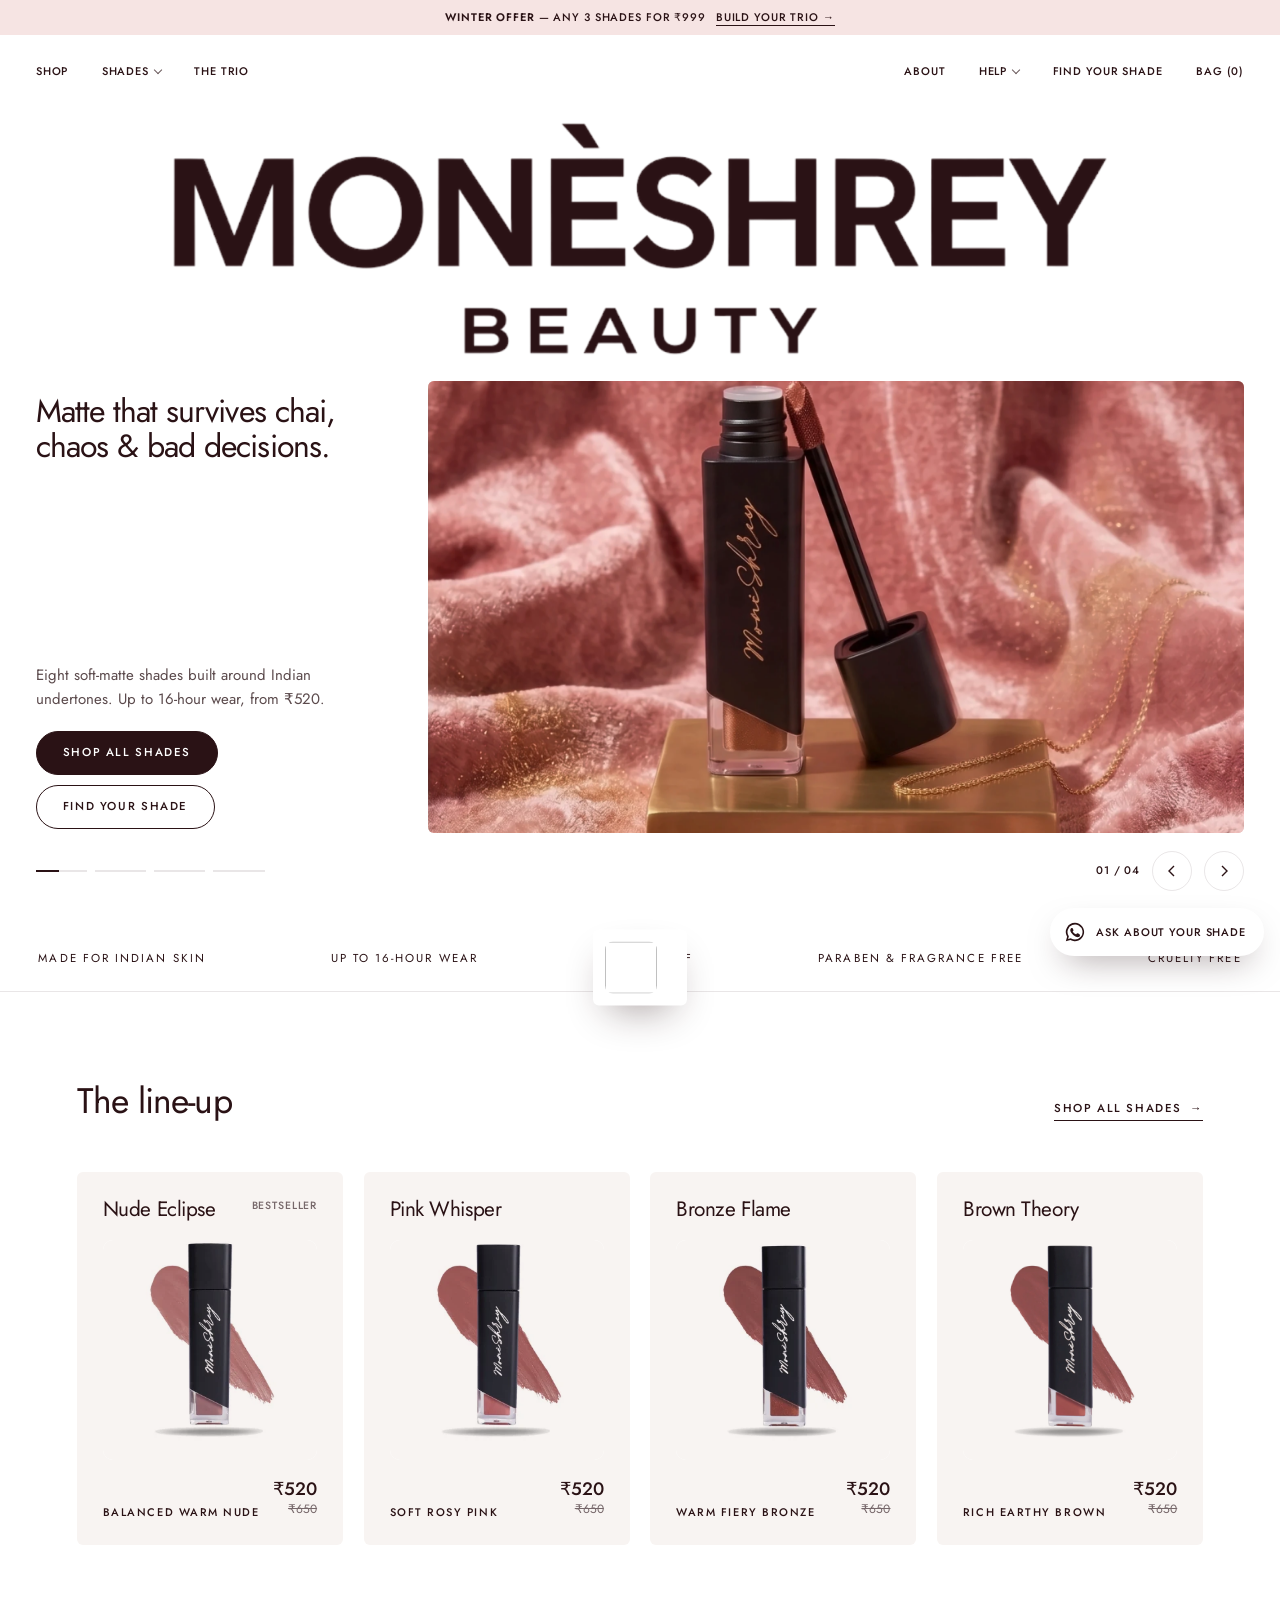
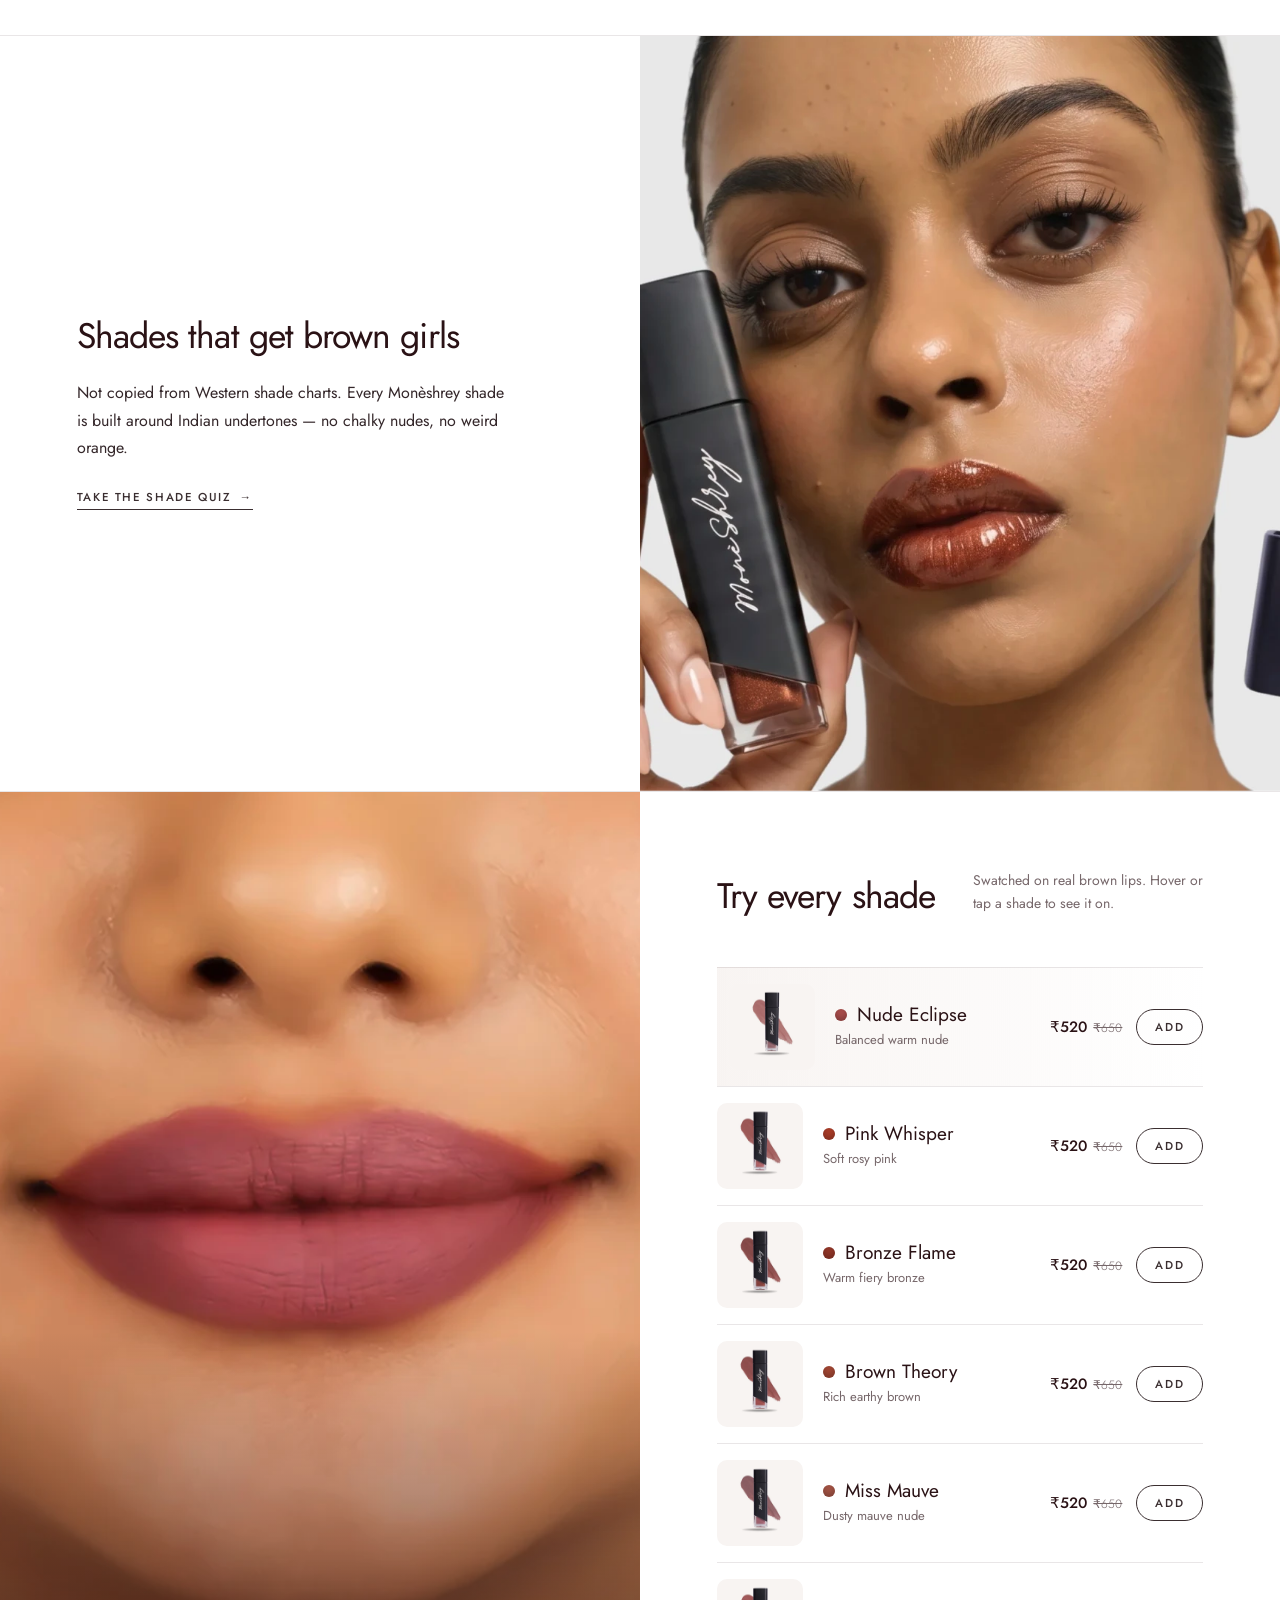
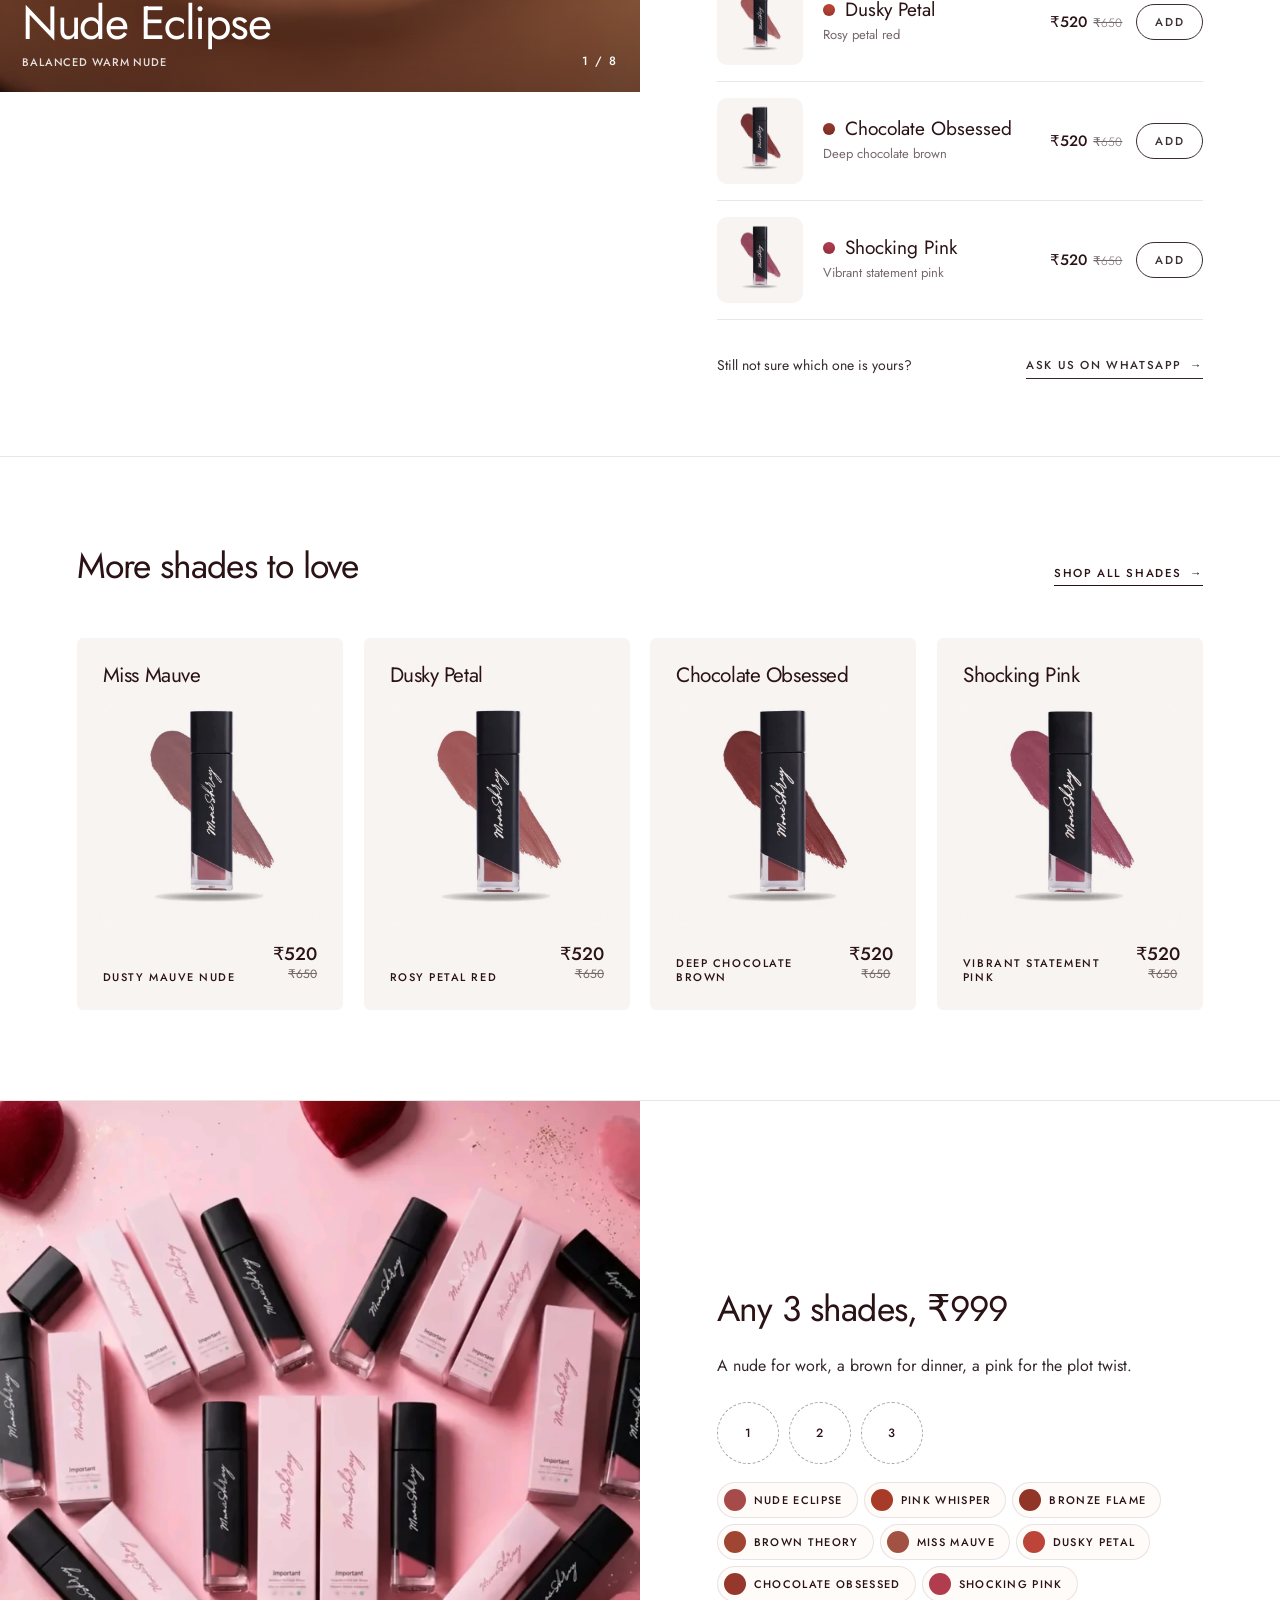
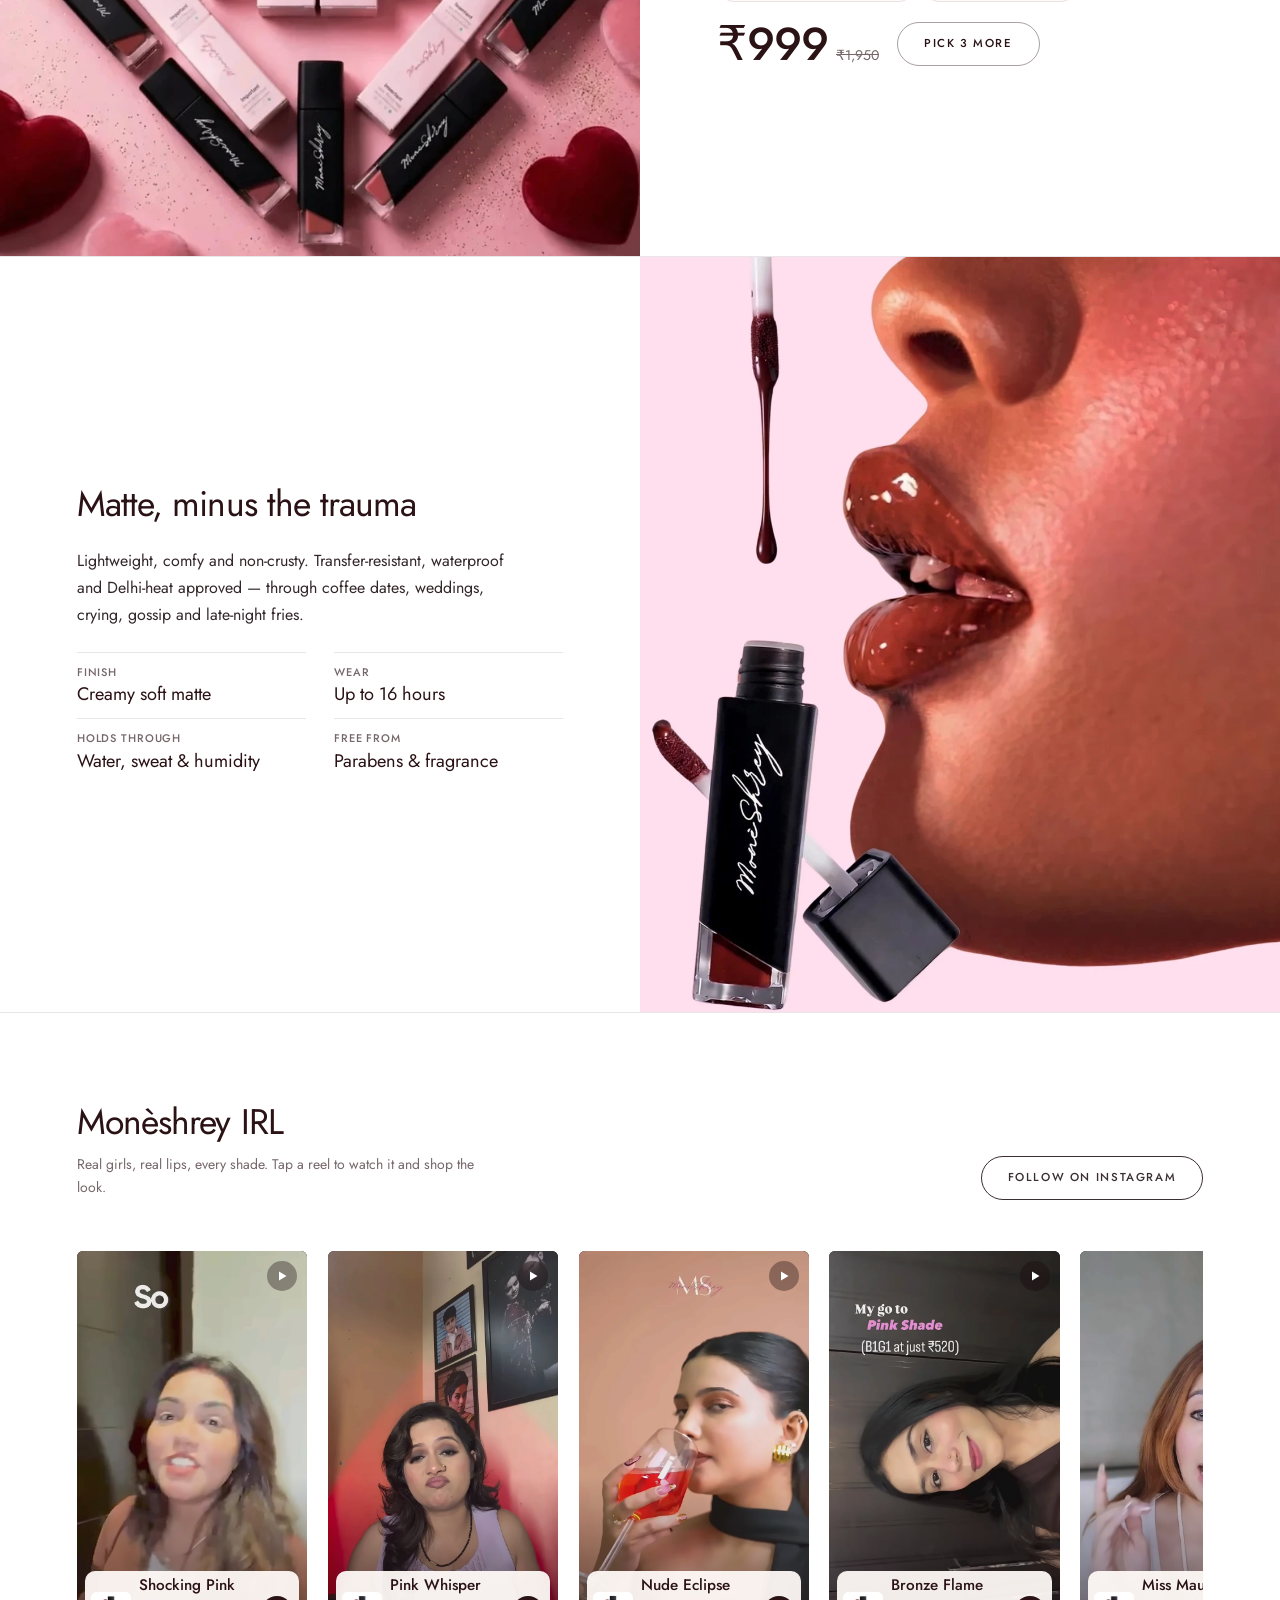
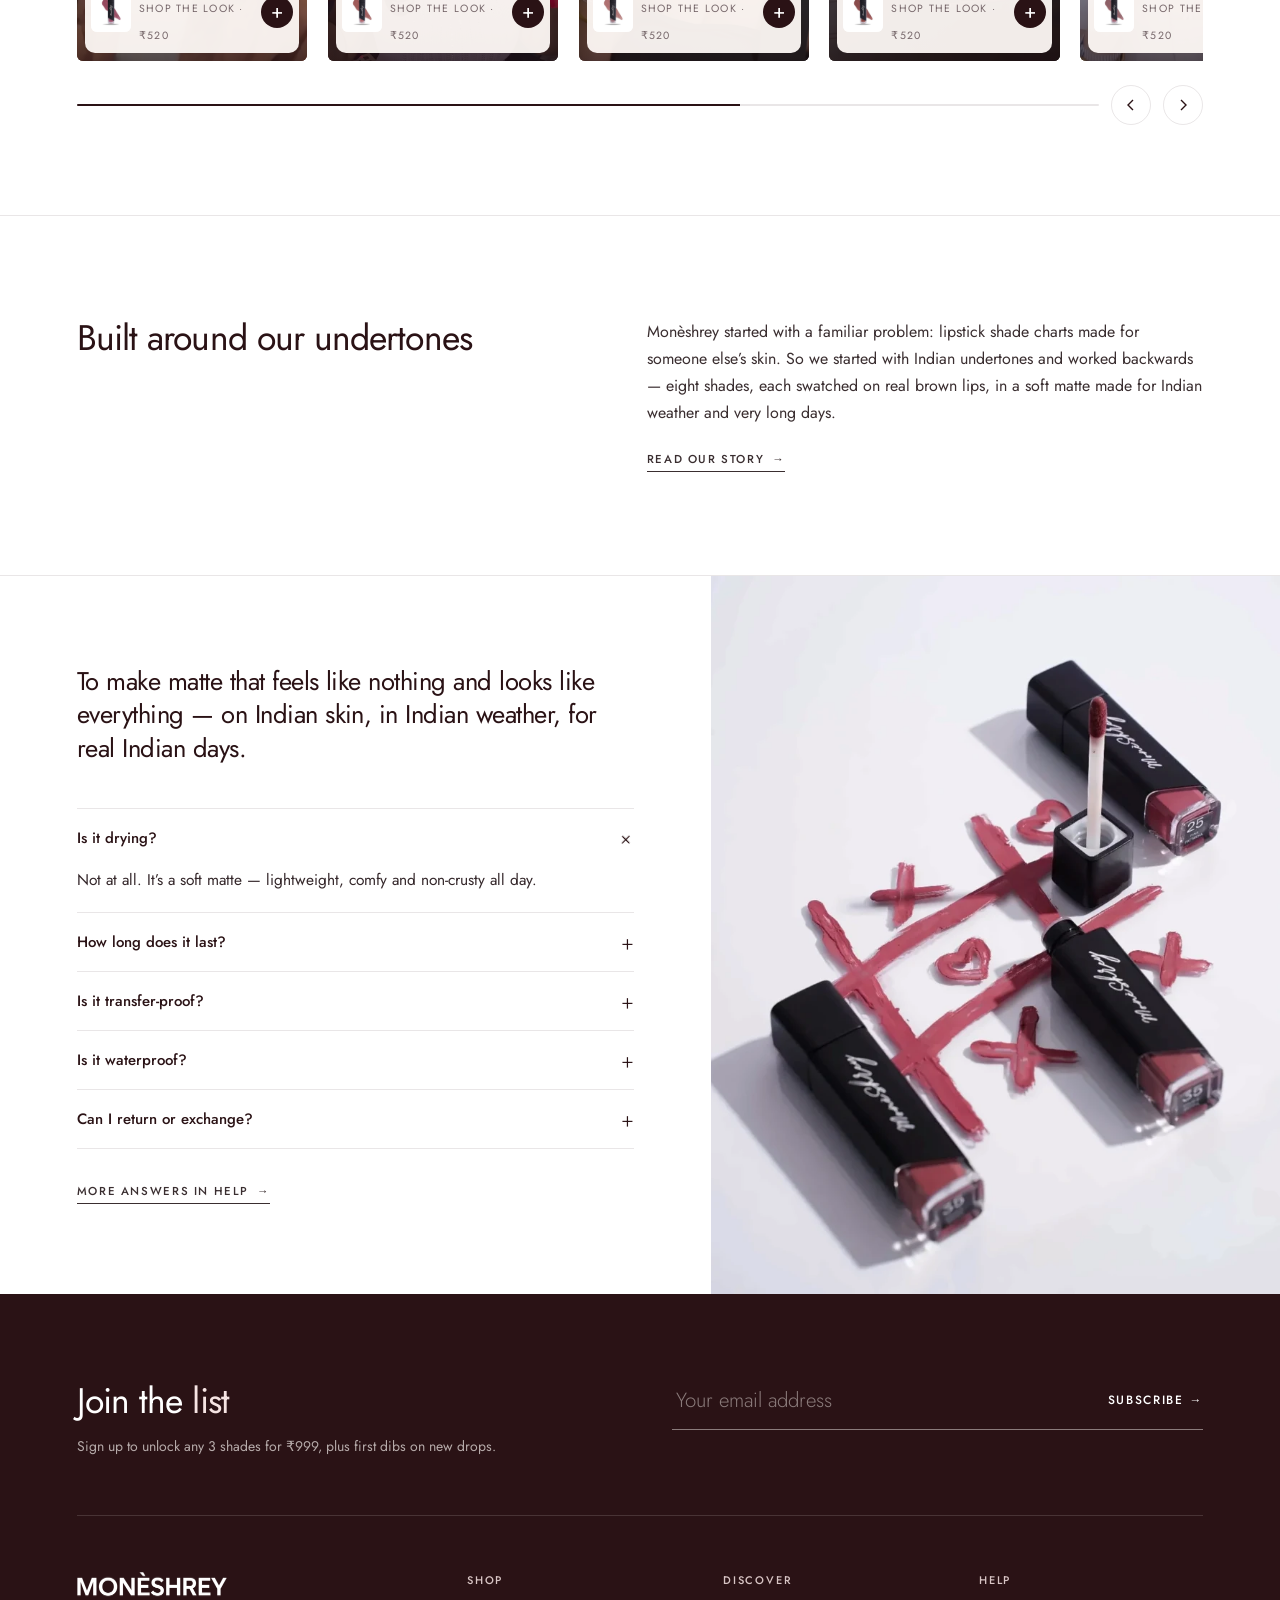
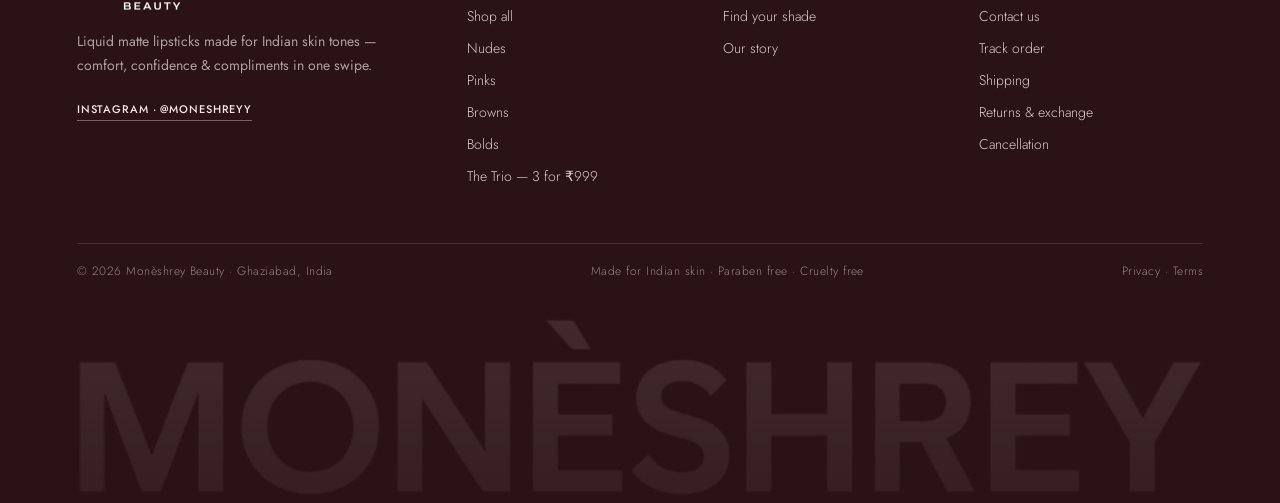
<file: index.html>
<!DOCTYPE html>
<html lang="en">
<head>
<meta charset="utf-8">
<meta name="viewport" content="width=device-width, initial-scale=1, viewport-fit=cover">
<title>Monèshrey – Matte Liquid Lipsticks for Indian Skin Tones</title>
<meta name="description" content="Eight soft-matte liquid lipsticks built around Indian undertones. Up to 16-hour wear, waterproof, fragrance free, paraben free and cruelty free. Any 3 shades for ₹999.">
<meta name="theme-color" content="#FFFAF7">
<meta property="og:type" content="website">
<meta property="og:site_name" content="Monèshrey Beauty">
<meta property="og:title" content="Monèshrey – Matte Liquid Lipsticks for Indian Skin Tones">
<meta property="og:description" content="Eight soft-matte shades built around Indian undertones. Any 3 shades for ₹999.">
<meta property="og:image" content="https://moneshrey.in/cdn/shop/files/Matte_that_survives_chai_chaos_bad_decisions._1.png?width=1200">
<meta name="twitter:card" content="summary_large_image">
<link rel="icon" href="data:image/svg+xml,%3Csvg xmlns='http://www.w3.org/2000/svg' viewBox='0 0 64 64'%3E%3Crect width='64' height='64' rx='14' fill='%232A1215'/%3E%3Ctext x='32' y='46' font-family='Georgia,serif' font-size='40' text-anchor='middle' fill='%23F3DCDC'%3EM%3C/text%3E%3C/svg%3E">
<link rel="preconnect" href="https://cdn.shopify.com">
<link rel="preconnect" href="https://fonts.googleapis.com">
<link rel="preconnect" href="https://fonts.gstatic.com" crossorigin>
<link rel="preload" as="image" fetchpriority="high"
  imagesrcset="/images/campaign/velvet-800.webp 800w, /images/campaign/velvet-1400.webp 1400w, /images/campaign/velvet-2000.webp 2000w, /images/campaign/velvet-2800.webp 2800w"
  imagesizes="(max-width:900px) 100vw, 46vw">
<link href="https://fonts.googleapis.com/css2?family=Cormorant+Garamond:ital,wght@0,400;0,500;0,600;1,400;1,500&family=Jost:wght@300;400;500;600&display=swap" rel="stylesheet">
<link rel="stylesheet" href="/assets/site.css">
</head>
<body data-page="home">
<div class="page">

  <a class="ann ui" href="/trio"><b>Winter offer</b> — any 3 shades for ₹999 <u>Build your trio →</u></a>

  <header class="panel hero hero-r" id="hero">
    <nav class="nav ui" data-nav></nav>
    <div class="hs" id="hs" role="region" aria-roledescription="carousel" aria-label="Featured">
      <div class="slide s-r act" aria-roledescription="slide" aria-label="1 of 4">
        <h1 class="wm-big"><span class="vh">Monèshrey Beauty — </span><span class="wm-img" role="img" aria-label="Monèshrey Beauty"></span></h1>
        <div class="hr-grid">
          <div class="hr-txt">
            <p class="hr-h">Matte that survives chai, chaos &amp; bad decisions.</p>
            <div>
              <p class="sub">Eight soft-matte shades built around Indian undertones. Up to 16-hour wear, from ₹520.</p>
              <div class="ctas"><a class="pill solid" href="/shop">Shop all shades</a><a class="pill" href="/find-your-shade">Find your shade</a></div>
            </div>
          </div>
          <div class="hr-pic"><img fetchpriority="high" alt="Monèshrey liquid matte lipstick on pink velvet" src="/images/campaign/velvet-1400.webp" srcset="/images/campaign/velvet-800.webp 800w, /images/campaign/velvet-1400.webp 1400w, /images/campaign/velvet-2000.webp 2000w" sizes="(max-width:900px) 100vw, 68vw"></div>
        </div>
      </div>

      <div class="slide s-c" aria-roledescription="slide" aria-label="2 of 4" aria-hidden="true">
        <div class="c-head">
          <p class="hr-h big">Matte that survives chai, chaos &amp; bad decisions.</p>
          <div class="ctas"><a class="pill solid" href="/shop" tabindex="-1">Shop all shades</a><a class="pill" href="/find-your-shade" tabindex="-1">Find your shade</a></div>
        </div>
        <div class="c-tri">
          <img loading="lazy" alt="Lip drip with a Monèshrey lipstick" src="/images/campaign/lip-drip-1400.webp" style="object-position:70% 40%">
          <img loading="lazy" alt="Model holding a Monèshrey lipstick" src="/images/campaign/model-1400.webp" style="object-position:50% 25%">
          <img loading="lazy" alt="Monèshrey lipstick on pink velvet" src="/images/campaign/velvet-1400.webp" style="object-position:60% 50%">
        </div>
      </div>

      <div class="slide s-e" aria-roledescription="slide" aria-label="3 of 4" aria-hidden="true">
        <p class="e-big">Matte that survives.</p>
        <img class="e-pk" loading="lazy" alt="Brown Theory liquid matte lipstick" src="/images/products/brown-theory-1400.webp">
        <div class="e-foot">
          <p class="e-copy">Chai, chaos &amp; bad decisions. Eight soft-matte shades made for Indian undertones.</p>
          <span class="ui e-tag">Brown Theory · ₹520</span>
          <div class="ctas"><a class="pill solid" href="/shop" tabindex="-1">Shop all shades</a><a class="pill" href="/find-your-shade" tabindex="-1">Find your shade</a></div>
        </div>
      </div>

      <div class="slide s-j" aria-roledescription="slide" aria-label="4 of 4" aria-hidden="true">
        <div class="j-main">
          <img loading="lazy" alt="Monèshrey lipstick on pink velvet" src="/images/campaign/velvet-2000.webp">
          <div class="j-txt">
            <span class="ui">Liquid matte · 8 shades</span>
            <p class="hr-h big">Matte that survives chai, chaos &amp; bad decisions.</p>
            <div class="ctas"><a class="pill solid light-s" href="/shop" tabindex="-1">Shop all shades</a><a class="pill light" href="/find-your-shade" tabindex="-1">Find your shade</a></div>
          </div>
        </div>
        <div class="j-side">
          <a class="j-reel" href="#irl" tabindex="-1"><img loading="lazy" alt="Creator reel wearing Nude Eclipse" src="/images/reels/reel-1673de170a4a46c8b2a9a242e560d50f.webp"><video muted loop playsinline preload="none" poster="/images/reels/reel-1673de170a4a46c8b2a9a242e560d50f.webp" data-src="https://cdn.shopify.com/videos/c/vp/1673de170a4a46c8b2a9a242e560d50f/1673de170a4a46c8b2a9a242e560d50f.HD-720p-1.6Mbps-84852368.mp4"></video><span><b>Nude Eclipse</b><b>₹520</b></span></a>
          <a class="j-reel" href="#irl" tabindex="-1"><img loading="lazy" alt="Creator reel wearing Pink Whisper" src="/images/reels/reel-bee3068c50854aa0b6f4fb3a0067f5bc.webp"><video muted loop playsinline preload="none" poster="/images/reels/reel-bee3068c50854aa0b6f4fb3a0067f5bc.webp" data-src="https://cdn.shopify.com/videos/c/vp/bee3068c50854aa0b6f4fb3a0067f5bc/bee3068c50854aa0b6f4fb3a0067f5bc.HD-720p-1.6Mbps-84852369.mp4"></video><span><b>Pink Whisper</b><b>₹520</b></span></a>
        </div>
      </div>
    </div>
    <div class="hs-ctl">
      <div class="hs-bars" id="hsBars" role="group" aria-label="Choose slide"></div>
      <div class="hs-r"><span class="ui" id="hsCount">01 / 04</span><button class="arr" id="hsPrev" aria-label="Previous slide"><svg viewBox="0 0 14 14" fill="none" stroke="currentColor" stroke-width="1.4"><path d="M9 2 4 7l5 5"/></svg></button><button class="arr" id="hsNext" aria-label="Next slide"><svg viewBox="0 0 14 14" fill="none" stroke="currentColor" stroke-width="1.4"><path d="m5 2 5 5-5 5"/></svg></button></div>
    </div>
  </header>

  <div class="trust"><ul class="trust-t" aria-label="Why Monèshrey"><li><svg viewBox="0 0 16 16" fill="none" stroke="currentColor" stroke-width="1.1"><path d="M8 1.5v13M1.5 8h13M3.4 3.4l9.2 9.2M12.6 3.4l-9.2 9.2"/></svg>Made for Indian skin</li><li><svg viewBox="0 0 16 16" fill="none" stroke="currentColor" stroke-width="1.1"><circle cx="8" cy="8" r="6.3"/><path d="M8 4.3V8l2.6 1.6"/></svg>Up to 16-hour wear</li><li><svg viewBox="0 0 16 16" fill="none" stroke="currentColor" stroke-width="1.1"><path d="M8 1.5S3.5 6.6 3.5 9.7a4.5 4.5 0 0 0 9 0C12.5 6.6 8 1.5 8 1.5Z"/></svg>Waterproof</li><li><svg viewBox="0 0 16 16" fill="none" stroke="currentColor" stroke-width="1.1"><path d="M2.5 13.5c0-6 4-10 11-11-1 7-5 11-11 11Zm0 0 6-6"/></svg>Paraben &amp; fragrance free</li><li><svg viewBox="0 0 16 16" fill="none" stroke="currentColor" stroke-width="1.1"><path d="M8 13.6S2 10 2 5.9A3.2 3.2 0 0 1 8 4.3a3.2 3.2 0 0 1 6 1.6C14 10 8 13.6 8 13.6Z"/></svg>Cruelty free</li><li class="dup" aria-hidden="true"><svg viewBox="0 0 16 16" fill="none" stroke="currentColor" stroke-width="1.1"><path d="M8 1.5v13M1.5 8h13M3.4 3.4l9.2 9.2M12.6 3.4l-9.2 9.2"/></svg>Made for Indian skin</li><li class="dup" aria-hidden="true"><svg viewBox="0 0 16 16" fill="none" stroke="currentColor" stroke-width="1.1"><circle cx="8" cy="8" r="6.3"/><path d="M8 4.3V8l2.6 1.6"/></svg>Up to 16-hour wear</li><li class="dup" aria-hidden="true"><svg viewBox="0 0 16 16" fill="none" stroke="currentColor" stroke-width="1.1"><path d="M8 1.5S3.5 6.6 3.5 9.7a4.5 4.5 0 0 0 9 0C12.5 6.6 8 1.5 8 1.5Z"/></svg>Waterproof</li><li class="dup" aria-hidden="true"><svg viewBox="0 0 16 16" fill="none" stroke="currentColor" stroke-width="1.1"><path d="M2.5 13.5c0-6 4-10 11-11-1 7-5 11-11 11Zm0 0 6-6"/></svg>Paraben &amp; fragrance free</li><li class="dup" aria-hidden="true"><svg viewBox="0 0 16 16" fill="none" stroke="currentColor" stroke-width="1.1"><path d="M8 13.6S2 10 2 5.9A3.2 3.2 0 0 1 8 4.3a3.2 3.2 0 0 1 6 1.6C14 10 8 13.6 8 13.6Z"/></svg>Cruelty free</li></ul></div>

  <section class="panel rail-wrap" id="shop">
    <div class="rail-head">
      <div><span class="ui">The collection · 8 shades</span><h2 class="disp">The <em>line-up</em></h2></div>
      <a class="lnk" href="/shop">Shop all shades <span aria-hidden="true">→</span></a>
    </div>
    <div class="rail four" id="rail"></div>
    <div class="bar"><i id="railBar"></i></div>
  </section>

  <section class="panel split" id="about">
    <div class="txt rv">
      <span class="ui eyebrow">Made for Indian skin</span>
      <h2 class="disp">Shades that get <em>brown girls</em></h2>
      <p>Not copied from Western shade charts. Every Monèshrey shade is built around Indian undertones — no chalky nudes, no weird orange.</p>
      <a class="lnk" href="/find-your-shade">Take the shade quiz <span aria-hidden="true">→</span></a>
    </div>
    <div class="pic reveal"><img id="s1img" alt="Model wearing Monèshrey lipstick" style="object-position:55% 28%" loading="lazy"></div>
  </section>

  <section class="try" id="try">
    <div class="lipcol" id="lipcol">
      <img id="lipA" alt=""><img id="lipB" alt="" style="opacity:0">
      <div class="cap"><span><span class="n" id="capN"></span><span class="e ui" id="capE"></span></span><span class="cnt" id="capC"></span></div>
    </div>
    <div class="list">
      <div class="hd">
        <h2 class="disp">Try every <em>shade</em></h2>
        <p>Swatched on real brown lips. Hover or tap a shade to see it on.</p>
      </div>
      <div id="rows"></div>
      <div class="consult"><p>Still not sure which one is yours?</p><a class="lnk" id="waTry" href="/contact">Ask us on WhatsApp <span aria-hidden="true">→</span></a></div>
    </div>
  </section>

  <section class="panel rail-wrap" id="shop2">
    <div class="rail-head">
      <div><span class="ui">The collection · 4 more</span><h2 class="disp">More shades <em>to love</em></h2></div>
      <a class="lnk" href="/shop">Shop all shades <span aria-hidden="true">→</span></a>
    </div>
    <div class="rail four" id="rail2"></div>
    <div class="bar"><i id="railBar2"></i></div>
  </section>

  <section class="panel split blush rev" id="trio">
    <div class="txt">
      <span class="ui eyebrow">Winter offer · The Trio</span>
      <h2 class="disp">Any 3 shades, <em>₹999</em></h2>
      <p>A nude for work, a brown for dinner, a pink for the plot twist.</p>
      <div class="trio-c">
        <div class="slots" id="slots"></div>
        <div class="chips" id="chips"></div>
        <div class="sum"><b>₹999<s>₹1,950</s></b><button class="pill solid" id="trioAdd" disabled>Pick 3 shades</button></div>
      </div>
    </div>
    <div class="pic reveal"><img id="s2img" alt="Monèshrey lipsticks arranged in a heart" loading="lazy"></div>
  </section>

  <section class="panel split" id="formula">
    <div class="txt rv">
      <span class="ui eyebrow">The formula</span>
      <h2 class="disp">Matte, minus <em>the trauma</em></h2>
      <p>Lightweight, comfy and non-crusty. Transfer-resistant, waterproof and Delhi-heat approved — through coffee dates, weddings, crying, gossip and late-night fries.</p>
      <dl class="specs">
        <div><dt class="ui">Finish</dt><dd>Creamy soft matte</dd></div>
        <div><dt class="ui">Wear</dt><dd>Up to 16 hours</dd></div>
        <div><dt class="ui">Holds through</dt><dd>Water, sweat &amp; humidity</dd></div>
        <div><dt class="ui">Free from</dt><dd>Parabens &amp; fragrance</dd></div>
      </dl>
    </div>
    <div class="pic reveal"><img id="s3img" alt="Monèshrey lipstick with lip drip on pink" style="object-position:62% 40%" loading="lazy"></div>
  </section>

  <section class="panel reels" id="irl">
    <div class="hd">
      <div><h2 class="disp">Monèshrey IRL</h2><p>Real girls, real lips, every shade. Tap a reel to watch it and shop the look.</p></div>
      <a class="pill" href="https://www.instagram.com/moneshreyy/">Follow on Instagram</a>
    </div>
    <div class="rail" id="reelRail"></div>
    <div class="ft"><div class="bar"><i id="reelBar"></i></div>
      <button class="arr" id="uL" aria-label="Previous reels"><svg viewBox="0 0 14 14" fill="none" stroke="currentColor" stroke-width="1.4"><path d="M9 2 4 7l5 5"/></svg></button>
      <button class="arr" id="uR" aria-label="Next reels"><svg viewBox="0 0 14 14" fill="none" stroke="currentColor" stroke-width="1.4"><path d="m5 2 5 5-5 5"/></svg></button>
    </div>
  </section>

  <!-- DEMO COPY: replace with the founder's own story (full version lives on /about) -->
  <section class="panel story" id="story">
    <div class="rv">
      <span class="ui eyebrow">Our story</span>
      <h2 class="disp">Built around <em>our</em> undertones</h2>
    </div>
    <div class="rv">
      <p>Monèshrey started with a familiar problem: lipstick shade charts made for someone else’s skin. So we started with Indian undertones and worked backwards — eight shades, each swatched on real brown lips, in a soft matte made for Indian weather and very long days.</p>
      <a class="lnk" href="/about">Read our story <span aria-hidden="true">→</span></a>
    </div>
  </section>

  <section class="vals">
    <div class="box">
      <p class="lead">To make <em>matte that feels like nothing</em> and looks like everything — on Indian skin, in Indian weather, for real Indian days.</p>
      <div id="faq"></div>
      <p style="margin:28px 0 0"><a class="lnk" href="/help#faq">More answers in Help <span aria-hidden="true">→</span></a></p>
    </div>
    <div class="pic reveal"><img id="s4img" alt="Monèshrey lipsticks on a game of noughts and crosses" loading="lazy"><span class="ui">Good lips change everything</span></div>
  </section>

  <div id="site-foot"></div>
</div>

<div class="vw" id="vw" role="dialog" aria-modal="true" aria-label="Reel viewer">
  <button class="nav-b" id="vPrev" aria-label="Previous reel"><svg viewBox="0 0 14 14" fill="none" stroke="currentColor" stroke-width="1.4"><path d="M9 2 4 7l5 5"/></svg></button>
  <div class="stage">
    <div class="bars" id="vBars"></div>
    <div class="top"><span id="vBy"></span><div class="ctl">
      <button id="vMute" aria-label="Unmute"><svg viewBox="0 0 16 16" fill="none" stroke="currentColor" stroke-width="1.4"><path d="M2 6h3l4-3v10L5 10H2z"/><path id="vMuteX" d="m11 6 4 4m0-4-4 4"/></svg></button>
      <button id="vClose" aria-label="Close"><svg viewBox="0 0 16 16" fill="none" stroke="currentColor" stroke-width="1.5"><path d="m3 3 10 10M13 3 3 13"/></svg></button>
    </div></div>
    <video id="vVid" playsinline muted></video>
    <button class="tapL" id="vTapL" aria-label="Previous reel"></button><button class="tapR" id="vTapR" aria-label="Next reel"></button>
    <div class="card"><img id="vImg" alt=""><div><b id="vName"></b><small id="vTone"></small></div><button class="pill solid" id="vAdd">Shop the look</button></div>
  </div>
  <button class="nav-b" id="vNext" aria-label="Next reel"><svg viewBox="0 0 14 14" fill="none" stroke="currentColor" stroke-width="1.4"><path d="m5 2 5 5-5 5"/></svg></button>
</div>

<script src="/assets/site.js"></script>
<script src="/assets/home.js"></script>
</body>
</html>
</file>
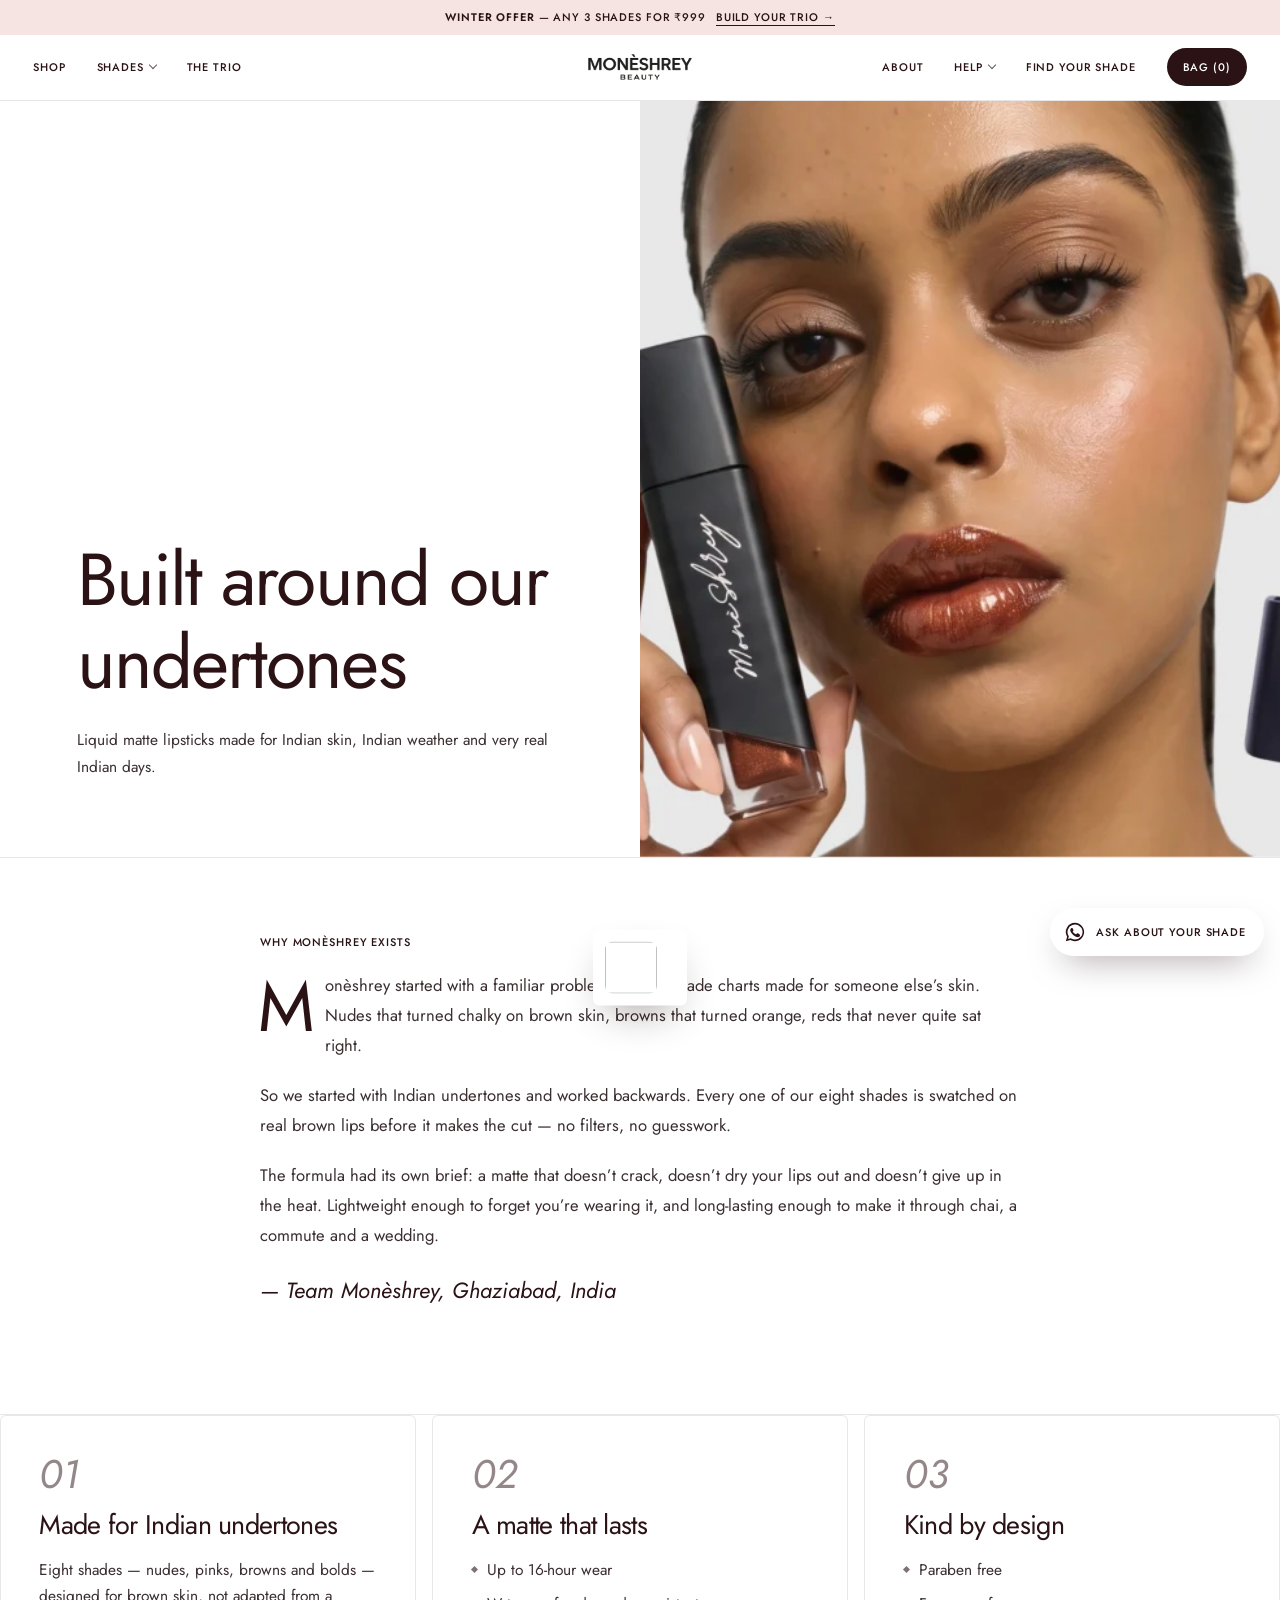
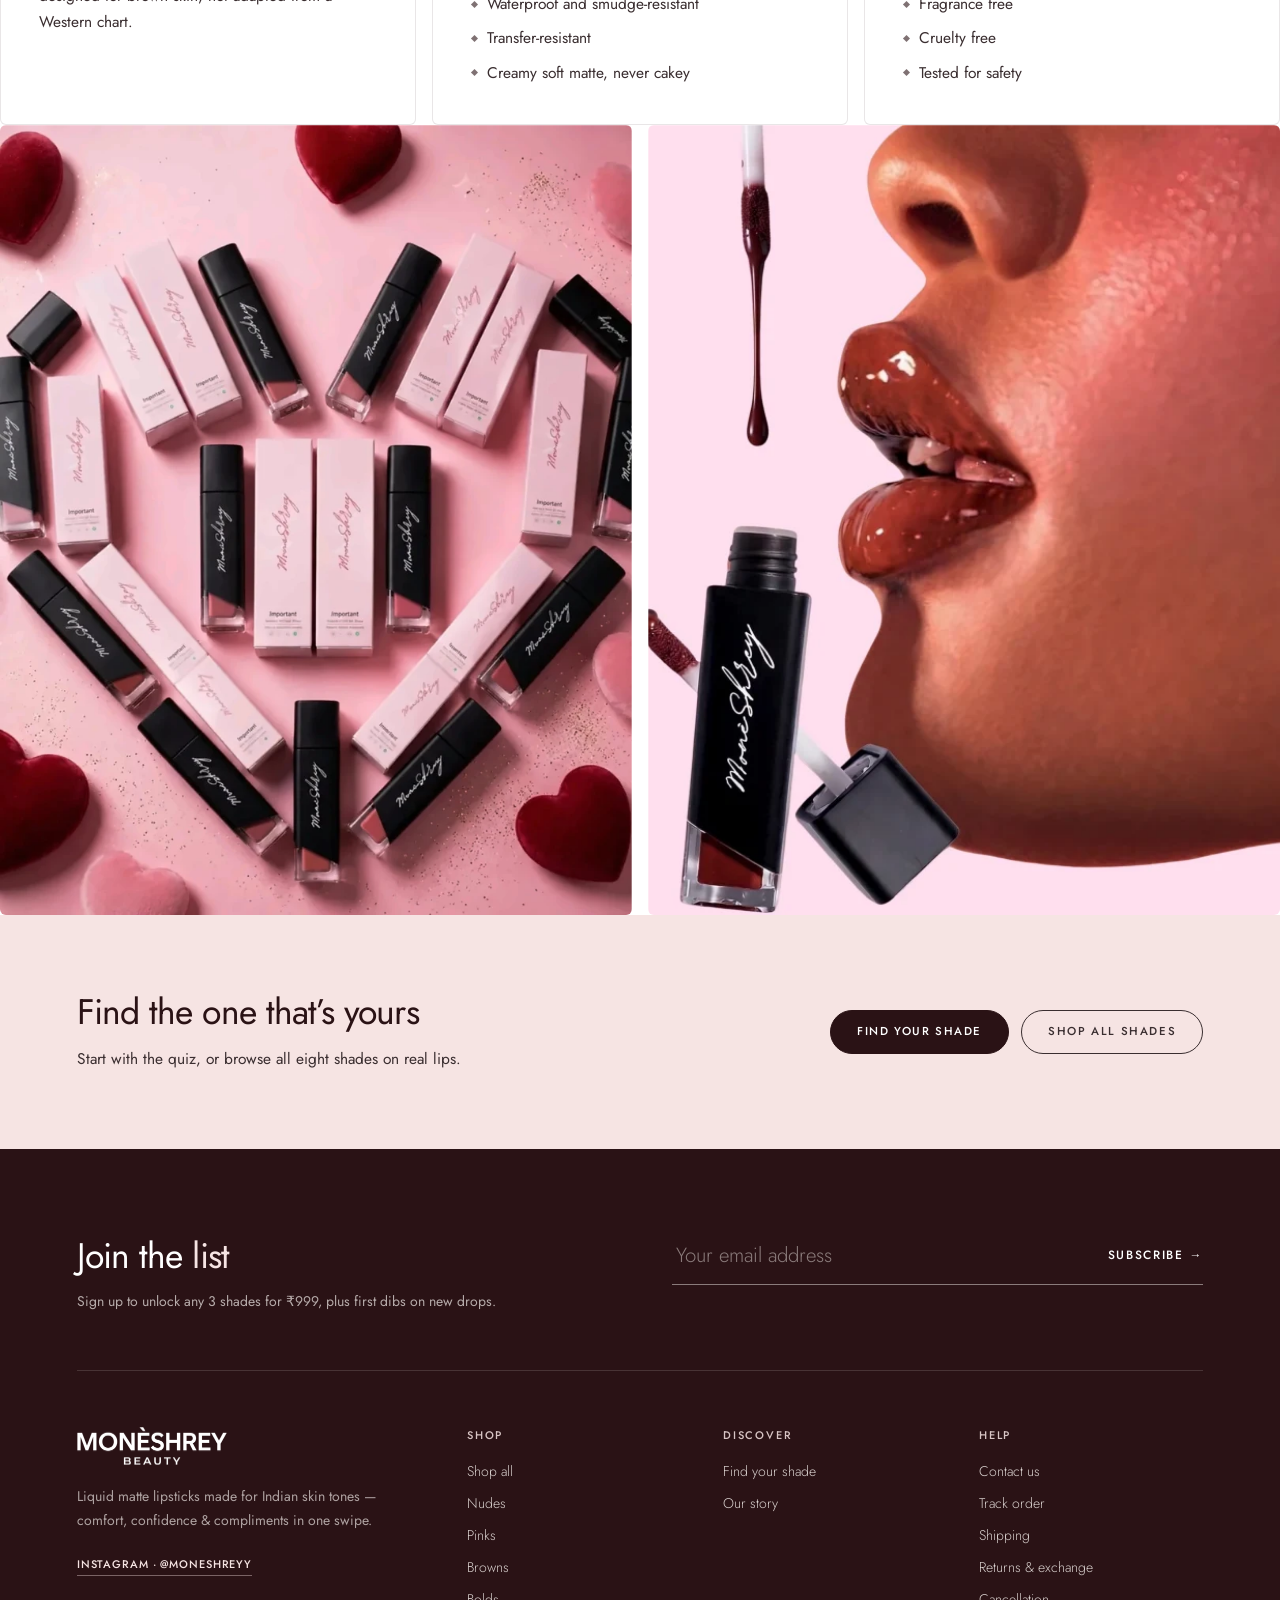
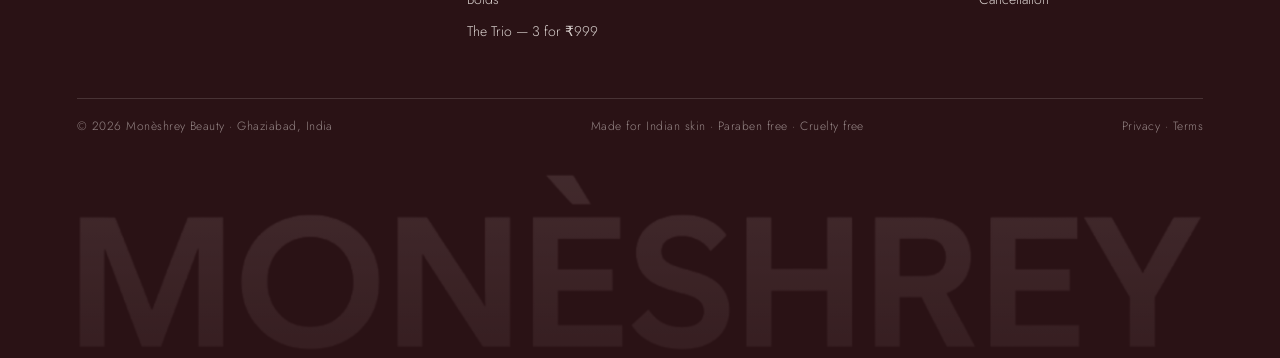
<file: about.html>
<!DOCTYPE html>
<html lang="en">
<head>
<meta charset="utf-8">
<meta name="viewport" content="width=device-width, initial-scale=1, viewport-fit=cover">
<title>Our story – Monèshrey</title>
<meta name="description" content="Monèshrey makes soft-matte liquid lipsticks built around Indian undertones — paraben free, fragrance free and cruelty free. From Ghaziabad, India.">
<meta name="theme-color" content="#FFFAF7">
<link rel="icon" href="data:image/svg+xml,%3Csvg xmlns='http://www.w3.org/2000/svg' viewBox='0 0 64 64'%3E%3Crect width='64' height='64' rx='14' fill='%232A1215'/%3E%3Ctext x='32' y='46' font-family='Georgia,serif' font-size='40' text-anchor='middle' fill='%23F3DCDC'%3EM%3C/text%3E%3C/svg%3E">
<link rel="preconnect" href="https://fonts.googleapis.com">
<link rel="preconnect" href="https://fonts.gstatic.com" crossorigin>
<link href="https://fonts.googleapis.com/css2?family=Cormorant+Garamond:ital,wght@0,400;0,500;0,600;1,400;1,500&family=Jost:wght@300;400;500;600&display=swap" rel="stylesheet">
<link rel="stylesheet" href="/assets/site.css">
</head>
<body data-page="about">
<div class="page">
  <a class="ann ui" href="/trio"><b>Winter offer</b> — any 3 shades for ₹999 <u>Build your trio →</u></a>
  <header class="sh ui" data-nav></header>

  <main>
    <section class="panel ab-hero">
      <div class="tx">
        <nav class="crumb ui" aria-label="Breadcrumb"><a href="/">Home</a><span>/</span><span>Our story</span></nav>
        <h1 class="disp">Built around <em>our</em> undertones</h1>
        <p>Liquid matte lipsticks made for Indian skin, Indian weather and very real Indian days.</p>
      </div>
      <div class="pic reveal"><img id="hImg" alt="Model wearing Monèshrey liquid matte lipstick"></div>
    </section>

    <!-- DEMO COPY: replace with the founder's own story, name and photo before launch -->
    <section class="box-c">
      <div class="longform rv">
        <span class="ui eyebrow" style="display:block;margin-bottom:22px">Why Monèshrey exists</span>
        <p>Monèshrey started with a familiar problem: lipstick shade charts made for someone else’s skin. Nudes that turned chalky on brown skin, browns that turned orange, reds that never quite sat right.</p>
        <p>So we started with Indian undertones and worked backwards. Every one of our eight shades is swatched on real brown lips before it makes the cut — no filters, no guesswork.</p>
        <p>The formula had its own brief: a matte that doesn’t crack, doesn’t dry your lips out and doesn’t give up in the heat. Lightweight enough to forget you’re wearing it, and long-lasting enough to make it through chai, a commute and a wedding.</p>
        <p class="sig">— Team Monèshrey, Ghaziabad, India</p>
      </div>
    </section>

    <section class="pillars">
      <div class="pillar rv"><span class="n">01</span><h3 class="disp">Made for Indian <em>undertones</em></h3><p>Eight shades — nudes, pinks, browns and bolds — designed for brown skin, not adapted from a Western chart.</p></div>
      <div class="pillar rv"><span class="n">02</span><h3 class="disp">A matte that <em>lasts</em></h3><ul><li>Up to 16-hour wear</li><li>Waterproof and smudge-resistant</li><li>Transfer-resistant</li><li>Creamy soft matte, never cakey</li></ul></div>
      <div class="pillar rv"><span class="n">03</span><h3 class="disp">Kind by <em>design</em></h3><ul><li>Paraben free</li><li>Fragrance free</li><li>Cruelty free</li><li>Tested for safety</li></ul></div>
    </section>

    <section class="duo">
      <div class="im reveal"><img id="d1" alt="Monèshrey lipsticks arranged in a heart" loading="lazy"></div>
      <div class="im reveal"><img id="d2" alt="Monèshrey lipstick with a lip drip" loading="lazy" style="object-position:62% 40%"></div>
    </section>

    <section class="cta-band">
      <div>
        <span class="ui eyebrow">From Ghaziabad, India</span>
        <h2 class="disp">Find the one that’s <em>yours</em></h2>
        <p>Start with the quiz, or browse all eight shades on real lips.</p>
      </div>
      <div class="act"><a class="pill solid" href="/find-your-shade">Find your shade</a><a class="pill" href="/shop">Shop all shades</a></div>
    </section>
  </main>

  <div id="site-foot"></div>
</div>

<script src="/assets/site.js"></script>
<script>
(() => {
const { $, pic, reveal } = window.MB;
pic($('hImg'), 'model', '(max-width:900px) 100vw, 50vw', [800, 1400, 2000, 2800]);
pic($('d1'), 'hearts', '(max-width:600px) 100vw, 50vw', [800, 1600]);
pic($('d2'), 'lip-drip', '(max-width:600px) 100vw, 50vw', [800, 1400, 2000]);
reveal();
})();
</script>
</body>
</html>
</file>
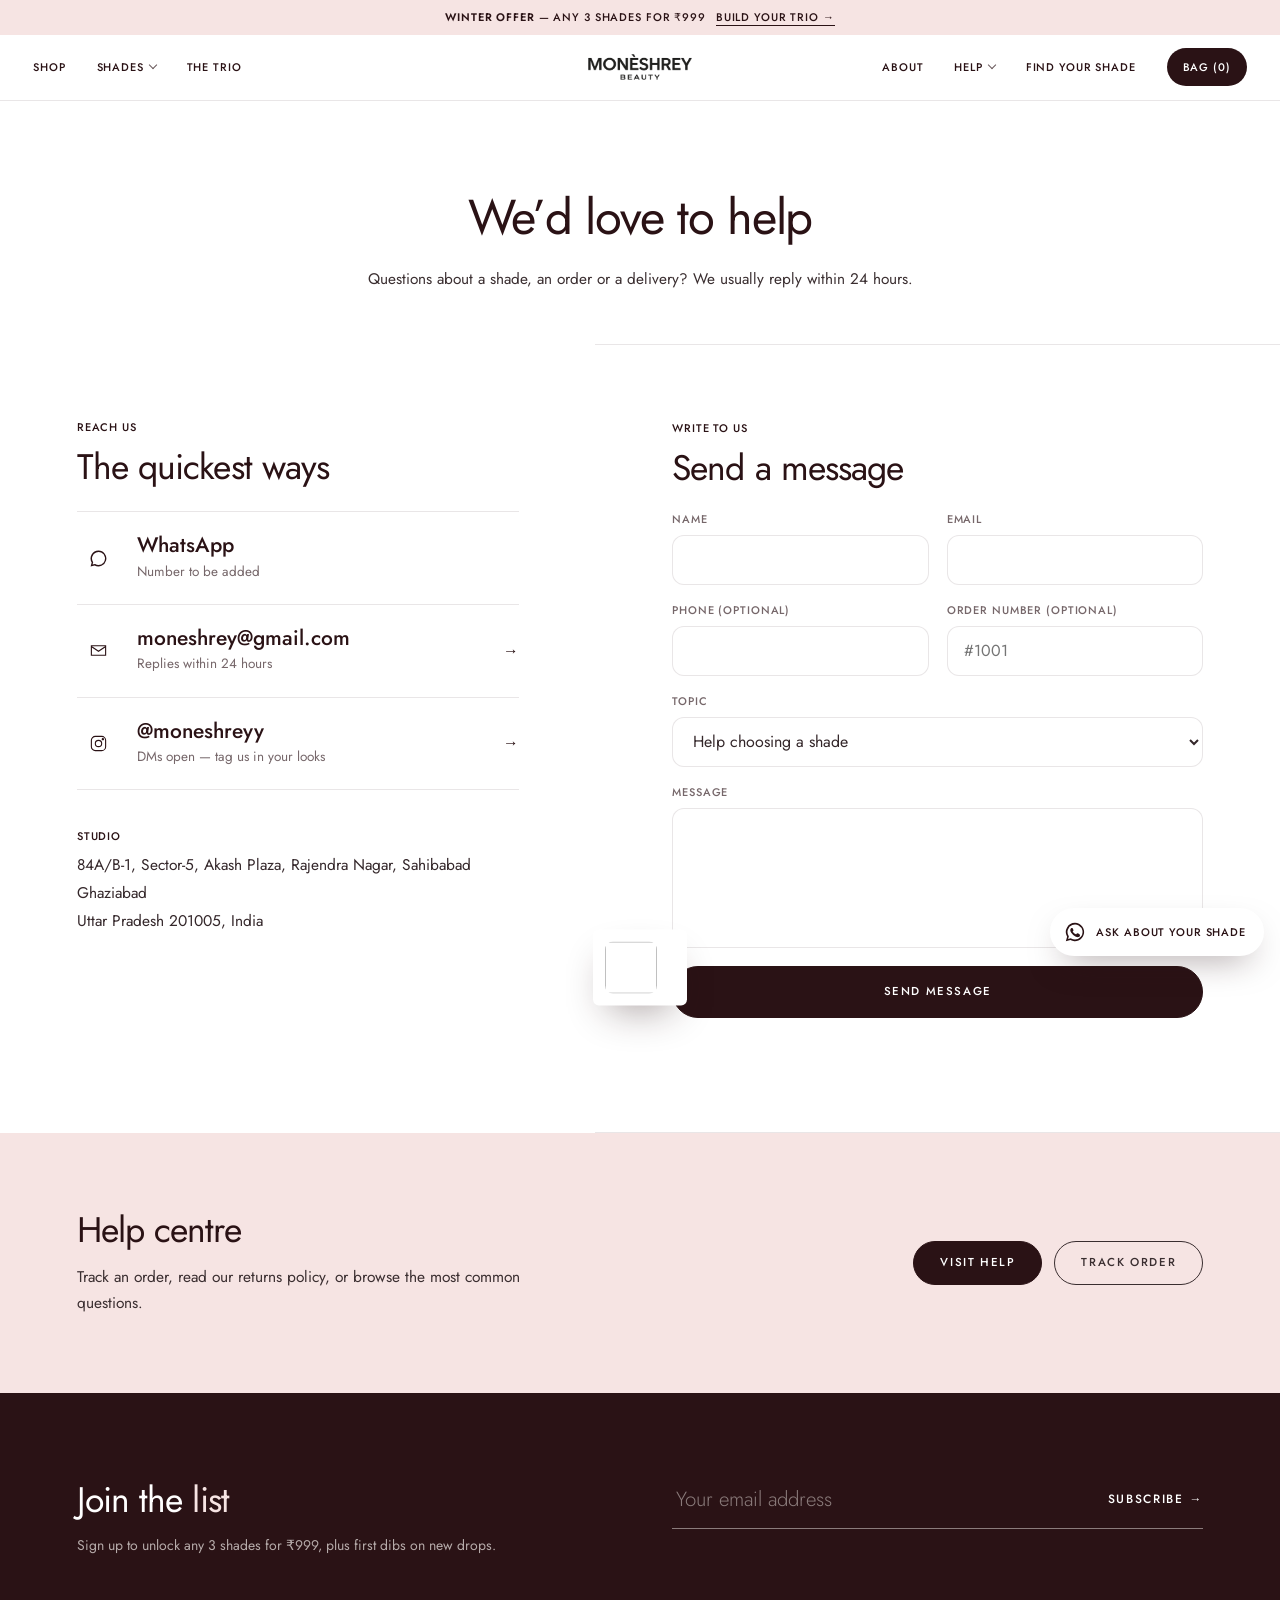
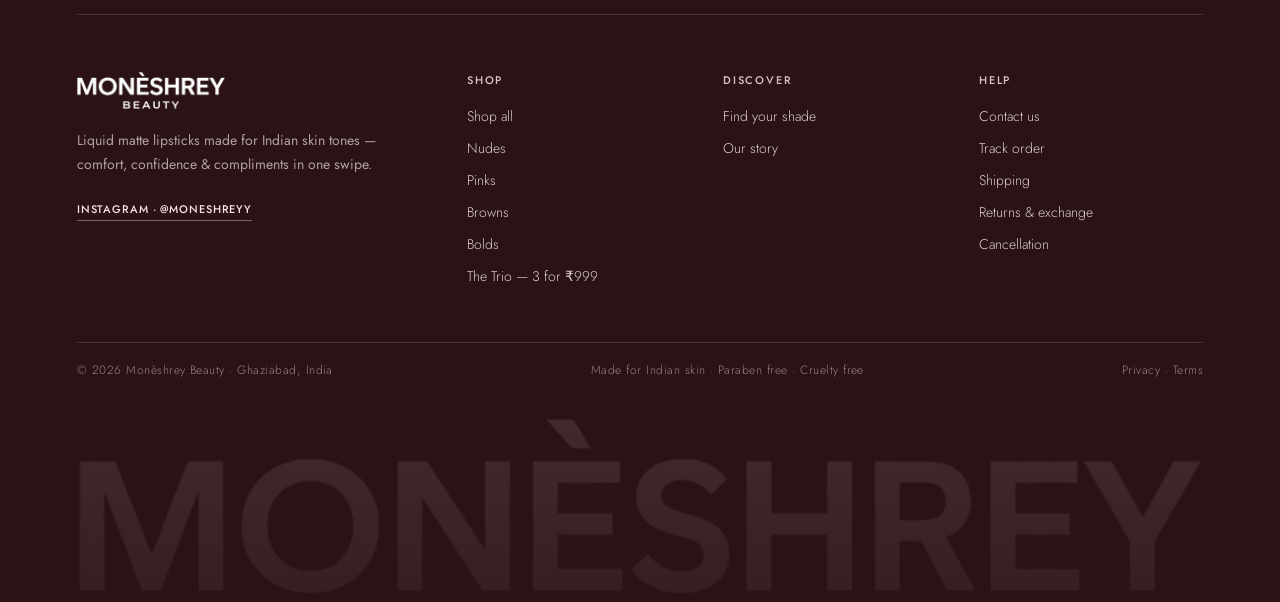
<file: contact.html>
<!DOCTYPE html>
<html lang="en">
<head>
<meta charset="utf-8">
<meta name="viewport" content="width=device-width, initial-scale=1, viewport-fit=cover">
<title>Contact us – Monèshrey</title>
<meta name="description" content="Questions about a shade or an order? Reach Monèshrey on WhatsApp, email or the contact form.">
<meta name="theme-color" content="#FFFAF7">
<link rel="icon" href="data:image/svg+xml,%3Csvg xmlns='http://www.w3.org/2000/svg' viewBox='0 0 64 64'%3E%3Crect width='64' height='64' rx='14' fill='%232A1215'/%3E%3Ctext x='32' y='46' font-family='Georgia,serif' font-size='40' text-anchor='middle' fill='%23F3DCDC'%3EM%3C/text%3E%3C/svg%3E">
<link rel="preconnect" href="https://fonts.googleapis.com">
<link rel="preconnect" href="https://fonts.gstatic.com" crossorigin>
<link href="https://fonts.googleapis.com/css2?family=Cormorant+Garamond:ital,wght@0,400;0,500;0,600;1,400;1,500&family=Jost:wght@300;400;500;600&display=swap" rel="stylesheet">
<link rel="stylesheet" href="/assets/site.css">
</head>
<body data-page="contact">
<div class="page">
  <a class="ann ui" href="/trio"><b>Winter offer</b> — any 3 shades for ₹999 <u>Build your trio →</u></a>
  <header class="sh ui" data-nav></header>

  <main>
    <section class="ph">
      <nav class="crumb ui" aria-label="Breadcrumb"><a href="/">Home</a><span>/</span><span>Contact</span></nav>
      <h1 class="disp">We’d love to <em>help</em></h1>
      <p id="lede"></p>
    </section>

    <section class="ct">
      <div class="box-s">
        <div class="sec-h" style="margin-bottom:24px"><div><span class="ui eyebrow">Reach us</span><h2 class="disp">The quickest <em>ways</em></h2></div></div>
        <div class="ways" id="ways"></div>
        <address class="addr" id="addr"></address>
      </div>

      <div class="box-c">
        <div class="sec-h" style="margin-bottom:24px"><div><span class="ui eyebrow">Write to us</span><h2 class="disp">Send a <em>message</em></h2></div></div>
        <!-- Posts to Shopify's built-in contact form; on the Shopify theme replace with {% form 'contact' %} -->
        <form class="form" id="cf" method="post" action="https://moneshrey.in/contact#contact_form" accept-charset="UTF-8" target="_blank">
          <input type="hidden" name="form_type" value="contact"><input type="hidden" name="utf8" value="✓">
          <div class="two">
            <div class="field"><label class="ui" for="cn">Name</label><input id="cn" name="contact[name]" autocomplete="name" required></div>
            <div class="field"><label class="ui" for="ce">Email</label><input id="ce" name="contact[email]" type="email" autocomplete="email" required></div>
          </div>
          <div class="two">
            <div class="field"><label class="ui" for="cp">Phone (optional)</label><input id="cp" name="contact[phone]" type="tel" autocomplete="tel"></div>
            <div class="field"><label class="ui" for="co">Order number (optional)</label><input id="co" name="contact[order]" placeholder="#1001"></div>
          </div>
          <div class="field"><label class="ui" for="ct">Topic</label>
            <select id="ct" name="contact[topic]"><option>Help choosing a shade</option><option>An order I placed</option><option>Returns or a damaged item</option><option>Collaborations &amp; press</option><option>Something else</option></select></div>
          <div class="field"><label class="ui" for="cm">Message</label><textarea id="cm" name="contact[body]" required></textarea></div>
          <button class="pill solid" type="submit">Send message</button>
          <p class="ok" id="cok" role="status"></p>
        </form>
      </div>
    </section>

    <section class="cta-band">
      <div>
        <span class="ui eyebrow">Looking for an answer?</span>
        <h2 class="disp">Help <em>centre</em></h2>
        <p>Track an order, read our returns policy, or browse the most common questions.</p>
      </div>
      <div class="act"><a class="pill solid" href="/help">Visit Help</a><a class="pill" href="/help#track">Track order</a></div>
    </section>
  </main>

  <div id="site-foot"></div>
</div>

<script src="/assets/site.js"></script>
<script>
(() => {
const { CFG, $, wa, reveal } = window.MB;
const ic = {
  wa: '<svg viewBox="0 0 24 24" fill="currentColor"><path d="M12 2a10 10 0 0 0-8.6 15.1L2 22l5-1.3A10 10 0 1 0 12 2Zm0 18.2a8.2 8.2 0 0 1-4.2-1.2l-.3-.2-3 .8.8-2.9-.2-.3A8.2 8.2 0 1 1 12 20.2Z"/></svg>',
  mail: '<svg viewBox="0 0 24 24" fill="none" stroke="currentColor" stroke-width="1.4"><path d="M3 6h18v12H3z"/><path d="m3 7 9 6 9-6"/></svg>',
  phone: '<svg viewBox="0 0 24 24" fill="none" stroke="currentColor" stroke-width="1.4"><path d="M5 3h4l2 5-2.5 1.5a11 11 0 0 0 6 6L16 13l5 2v4a2 2 0 0 1-2 2A16 16 0 0 1 3 5a2 2 0 0 1 2-2Z"/></svg>',
  ig: '<svg viewBox="0 0 24 24" fill="none" stroke="currentColor" stroke-width="1.4"><rect x="3" y="3" width="18" height="18" rx="5"/><circle cx="12" cy="12" r="4"/><circle cx="17.5" cy="6.5" r=".8" fill="currentColor"/></svg>',
};
$('lede').textContent = `Questions about a shade, an order or a delivery? We usually reply ${CFG.RESPONSE}.`;
const ways = [
  [ic.wa, 'WhatsApp', CFG.WA_NUMBER ? 'Shade advice and order help' : 'Number to be added', CFG.WA_NUMBER ? wa('Hi Monèshrey!') : null],
  [ic.mail, CFG.EMAIL, `Replies ${CFG.RESPONSE}`, 'mailto:' + CFG.EMAIL],
  CFG.PHONE && [ic.phone, CFG.PHONE, 'Customer care', 'tel:' + CFG.PHONE.replace(/\s/g, '')],
  [ic.ig, '@moneshreyy', 'DMs open — tag us in your looks', CFG.INSTAGRAM],
].filter(Boolean);
$('ways').innerHTML = ways.map(([i, b, sm, href]) => `<${href ? `a href="${href}"${href.startsWith('http') ? ' target="_blank" rel="noopener"' : ''}` : 'div'} class="way"><span class="ic">${i}</span><span><b>${b}</b><small>${sm}</small></span><span class="go" aria-hidden="true">${href ? '→' : ''}</span></${href ? 'a' : 'div'}>`).join('');
$('addr').innerHTML = `<span class="ui eyebrow" style="display:block;margin-bottom:8px">Studio</span>${CFG.ADDRESS.replace(/, (?=Ghaziabad|Uttar)/g, '<br>')}`;
$('cf').addEventListener('submit', () => { $('cok').textContent = `Thank you — we’ll get back to you ${CFG.RESPONSE}.`; });
reveal();
})();
</script>
</body>
</html>
</file>
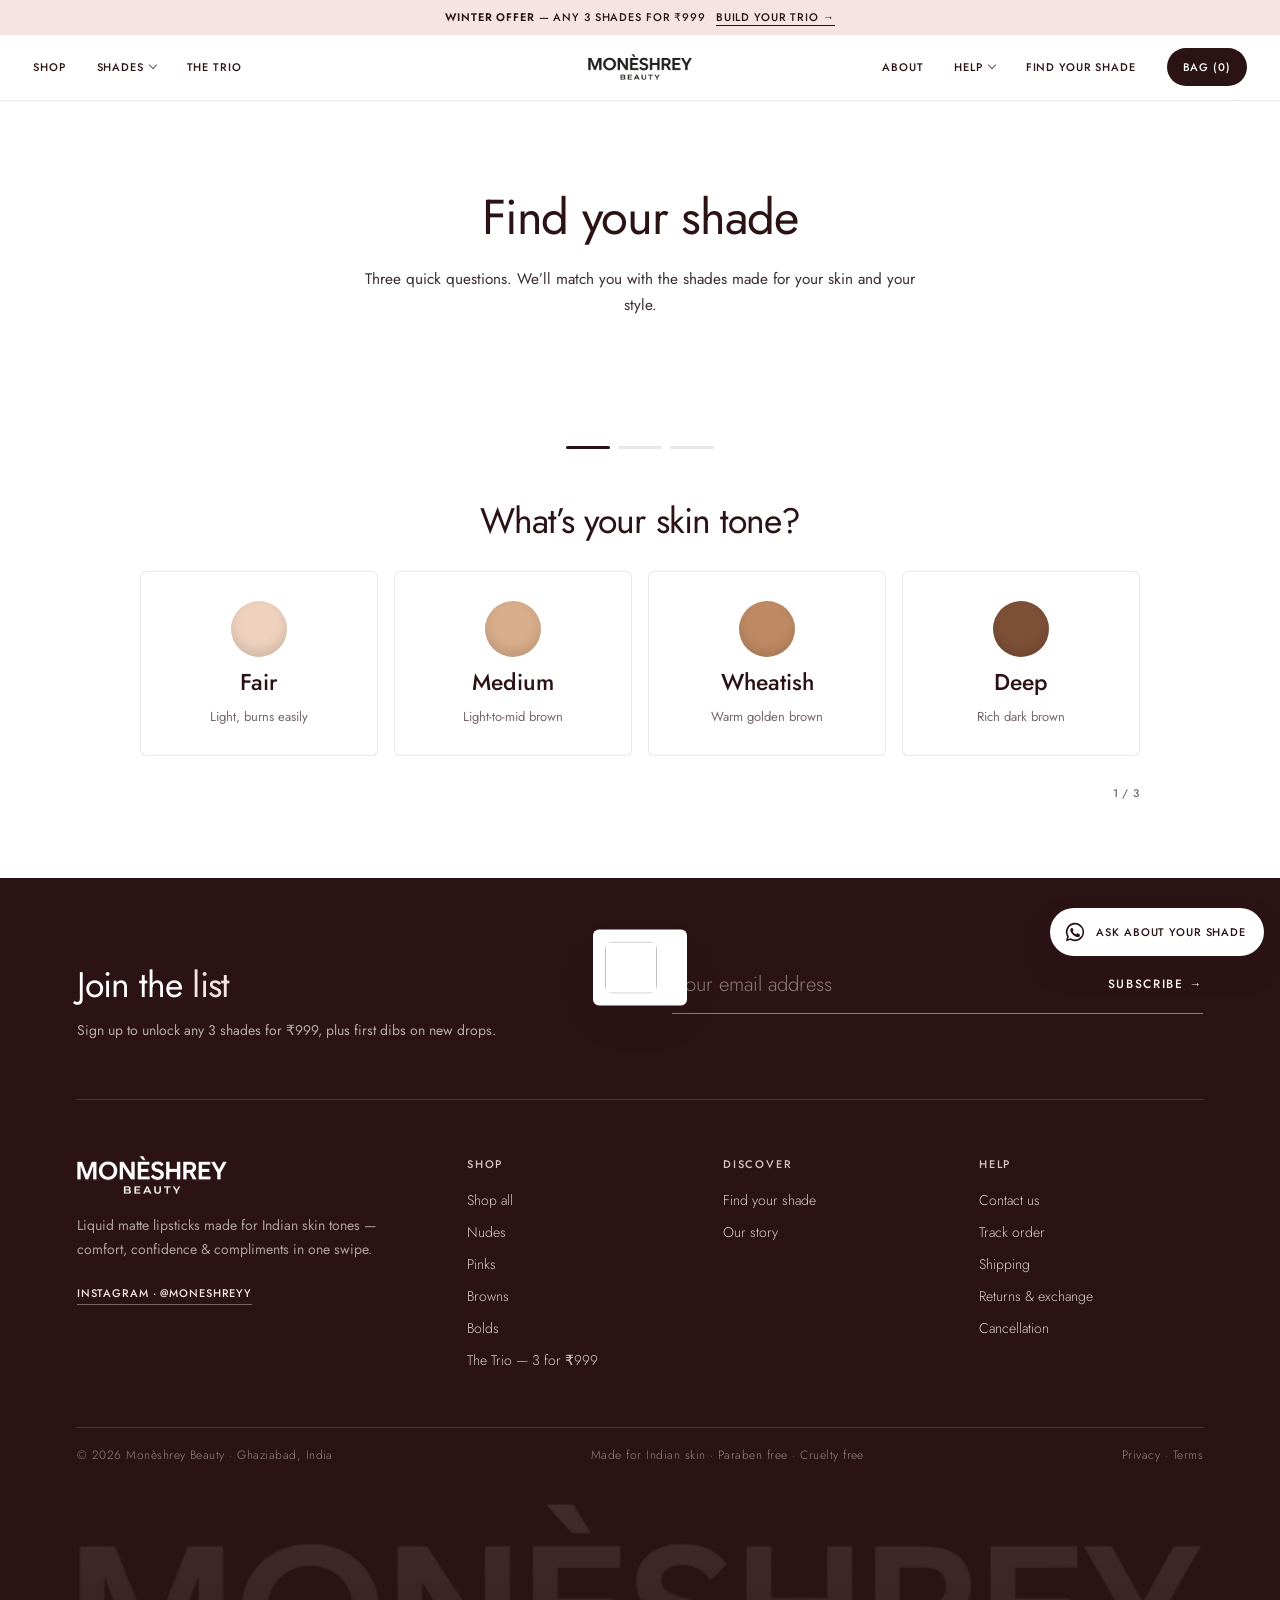
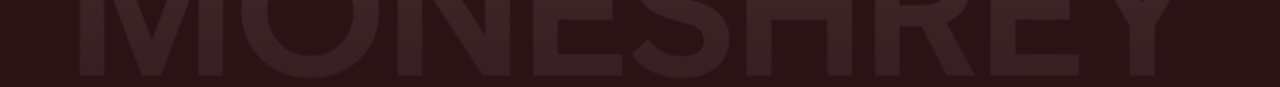
<file: find-your-shade.html>
<!DOCTYPE html>
<html lang="en">
<head>
<meta charset="utf-8">
<meta name="viewport" content="width=device-width, initial-scale=1, viewport-fit=cover">
<title>Find your shade – Monèshrey</title>
<meta name="description" content="Which lipstick shade suits your skin? Answer three quick questions and get your Monèshrey matches, made for Indian skin tones.">
<meta name="theme-color" content="#FFFAF7">
<link rel="icon" href="data:image/svg+xml,%3Csvg xmlns='http://www.w3.org/2000/svg' viewBox='0 0 64 64'%3E%3Crect width='64' height='64' rx='14' fill='%232A1215'/%3E%3Ctext x='32' y='46' font-family='Georgia,serif' font-size='40' text-anchor='middle' fill='%23F3DCDC'%3EM%3C/text%3E%3C/svg%3E">
<link rel="preconnect" href="https://fonts.googleapis.com">
<link rel="preconnect" href="https://fonts.gstatic.com" crossorigin>
<link href="https://fonts.googleapis.com/css2?family=Cormorant+Garamond:ital,wght@0,400;0,500;0,600;1,400;1,500&family=Jost:wght@300;400;500;600&display=swap" rel="stylesheet">
<link rel="stylesheet" href="/assets/site.css">
</head>
<body data-page="finder">
<div class="page">
  <a class="ann ui" href="/trio"><b>Winter offer</b> — any 3 shades for ₹999 <u>Build your trio →</u></a>
  <header class="sh ui" data-nav></header>

  <main>
    <section class="ph">
      <nav class="crumb ui" aria-label="Breadcrumb"><a href="/">Home</a><span>/</span><span>Find your shade</span></nav>
      <h1 class="disp">Find your <em>shade</em></h1>
      <p>Three quick questions. We’ll match you with the shades made for your skin and your style.</p>
    </section>

    <section class="box-s">
      <div class="quiz">
        <div class="steps" id="steps" aria-hidden="true"><i></i><i></i><i></i></div>
        <div id="stage" aria-live="polite"></div>
      </div>
    </section>
  </main>

  <div id="site-foot"></div>
</div>

<script src="/assets/site.js"></script>
<script>
(() => {
const { S, $, lip, url, wa, addShade, addTrio, reveal } = window.MB;
const QS = [
  { k: 'tone', h: 'What’s your <em>skin tone</em>?', cls: '', o: [
    ['fair', 'Fair', 'Light, burns easily', '#EFD2BE'], ['medium', 'Medium', 'Light-to-mid brown', '#D9AE8C'],
    ['wheatish', 'Wheatish', 'Warm golden brown', '#BF8A63'], ['deep', 'Deep', 'Rich dark brown', '#7E5038']] },
  { k: 'under', h: 'And your <em>undertone</em>?', cls: 'three', o: [
    ['warm', 'Warm', 'Gold jewellery suits you; veins look greenish', '#C9925A'], ['cool', 'Cool', 'Silver suits you; veins look bluish', '#B6849A'],
    ['neutral', 'Not sure', 'Both look fine — or you can’t tell', '#B58C7A']] },
  { k: 'vibe', h: 'What are you <em>shopping for</em>?', cls: 'three', o: [
    ['everyday', 'Everyday', 'Office, college, brunch — easy to wear', '#C99A8E'], ['glam', 'Soft glam', 'Dinners, dates, a little more colour', '#A65D55'],
    ['bold', 'Statement', 'Weddings, festive nights, all eyes on you', '#8F2F3B']] },
];
/* DEMO matching logic (0–3 per answer) — for Monèshrey to fine-tune */
const W = {
  'Nude Eclipse':       { fair: 3, medium: 3, wheatish: 2, deep: 1, warm: 2, cool: 1, neutral: 3, everyday: 3, glam: 2, bold: 0 },
  'Pink Whisper':       { fair: 3, medium: 2, wheatish: 2, deep: 1, warm: 1, cool: 3, neutral: 2, everyday: 3, glam: 2, bold: 0 },
  'Bronze Flame':       { fair: 1, medium: 2, wheatish: 3, deep: 3, warm: 3, cool: 0, neutral: 2, everyday: 0, glam: 2, bold: 3 },
  'Brown Theory':       { fair: 1, medium: 2, wheatish: 3, deep: 3, warm: 3, cool: 1, neutral: 2, everyday: 2, glam: 3, bold: 1 },
  'Miss Mauve':         { fair: 2, medium: 3, wheatish: 2, deep: 2, warm: 1, cool: 3, neutral: 3, everyday: 3, glam: 3, bold: 0 },
  'Dusky Petal':        { fair: 3, medium: 3, wheatish: 2, deep: 1, warm: 2, cool: 2, neutral: 2, everyday: 1, glam: 3, bold: 2 },
  'Chocolate Obsessed': { fair: 0, medium: 1, wheatish: 2, deep: 3, warm: 3, cool: 1, neutral: 2, everyday: 1, glam: 2, bold: 3 },
  'Shocking Pink':      { fair: 2, medium: 2, wheatish: 2, deep: 2, warm: 1, cool: 3, neutral: 2, everyday: 0, glam: 1, bold: 3 },
};
const A = {}; let step = 0;
const dots = () => [...$('steps').children].forEach((d, i) => d.classList.toggle('on', i <= step));
const ask = () => {
  dots(); const q = QS[step];
  $('stage').innerHTML = `<div class="q-step">
    <span class="ui eyebrow">Question ${step + 1} of ${QS.length}</span>
    <h2 class="disp">${q.h}</h2>
    <div class="opts ${q.cls}">${q.o.map(([v, b, sm, c]) => `<button type="button" class="opt" data-v="${v}" aria-pressed="${A[q.k] === v}"><span class="sk" style="background:${c}"></span><b>${b}</b><small>${sm}</small></button>`).join('')}</div>
    </div>
    <div class="q-nav">${step ? '<button type="button" class="lnk" id="back">← Back</button>' : '<span></span>'}<span class="ui" style="color:var(--mute)">${step + 1} / ${QS.length}</span></div>`;
  const back = $('back'); if (back) back.onclick = () => { step--; ask(); };
};
$('stage').addEventListener('click', e => {
  const b = e.target.closest('.opt'); if (!b) return;
  A[QS[step].k] = b.dataset.v; b.setAttribute('aria-pressed', 'true');
  setTimeout(() => { if (step < QS.length - 1) { step++; ask(); } else result(); }, 220);
});
const result = () => {
  step = QS.length; dots();
  const top = S.map(s => ({ s, sc: W[s.n][A.tone] * 1.2 + W[s.n][A.under] + W[s.n][A.vibe] * 1.4 })).sort((a, b) => b.sc - a.sc).slice(0, 3).map(x => x.s);
  const label = QS.map(q => q.o.find(o => o[0] === A[q.k])[1]).join(' · ');
  $('stage').innerHTML = `<div class="q-step">
    <span class="ui eyebrow">${label}</span>
    <h2 class="disp">Your <em>matches</em></h2>
    <div class="res">${top.map((s, i) => `<div class="pk-c"><span class="im"><img src="${lip(s, 900)}" alt="${s.n} on lips"></span><span class="rank ui">${i ? 'Also try' : 'Best match'}</span>
      <span class="tx"><span><a href="${url.shade(s)}"><b>${s.n}</b></a><small>${s.t}</small></span><button type="button" class="pill" data-add="${s.i}" style="height:38px;padding:0 16px">Add</button></span></div>`).join('')}</div>
    <div class="res-act"><button type="button" class="pill solid" id="all3">Add all 3 as a trio — ₹999</button><button type="button" class="pill" id="redo">Retake the quiz</button></div>
    <p class="demo-note">Still unsure? <a class="lnk" href="${wa(`Hi Monèshrey! My quiz matches were ${top.map(s => s.n).join(', ')} — which would you pick for me?`)}">Ask us</a></p>
  </div>`;
  $('all3').onclick = () => addTrio(top.map(s => s.i));
  $('redo').onclick = () => { step = 0; Object.keys(A).forEach(k => delete A[k]); ask(); };
  $('stage').scrollIntoView({ behavior: 'smooth', block: 'start' });
};
ask();
reveal();
})();
</script>
</body>
</html>
</file>
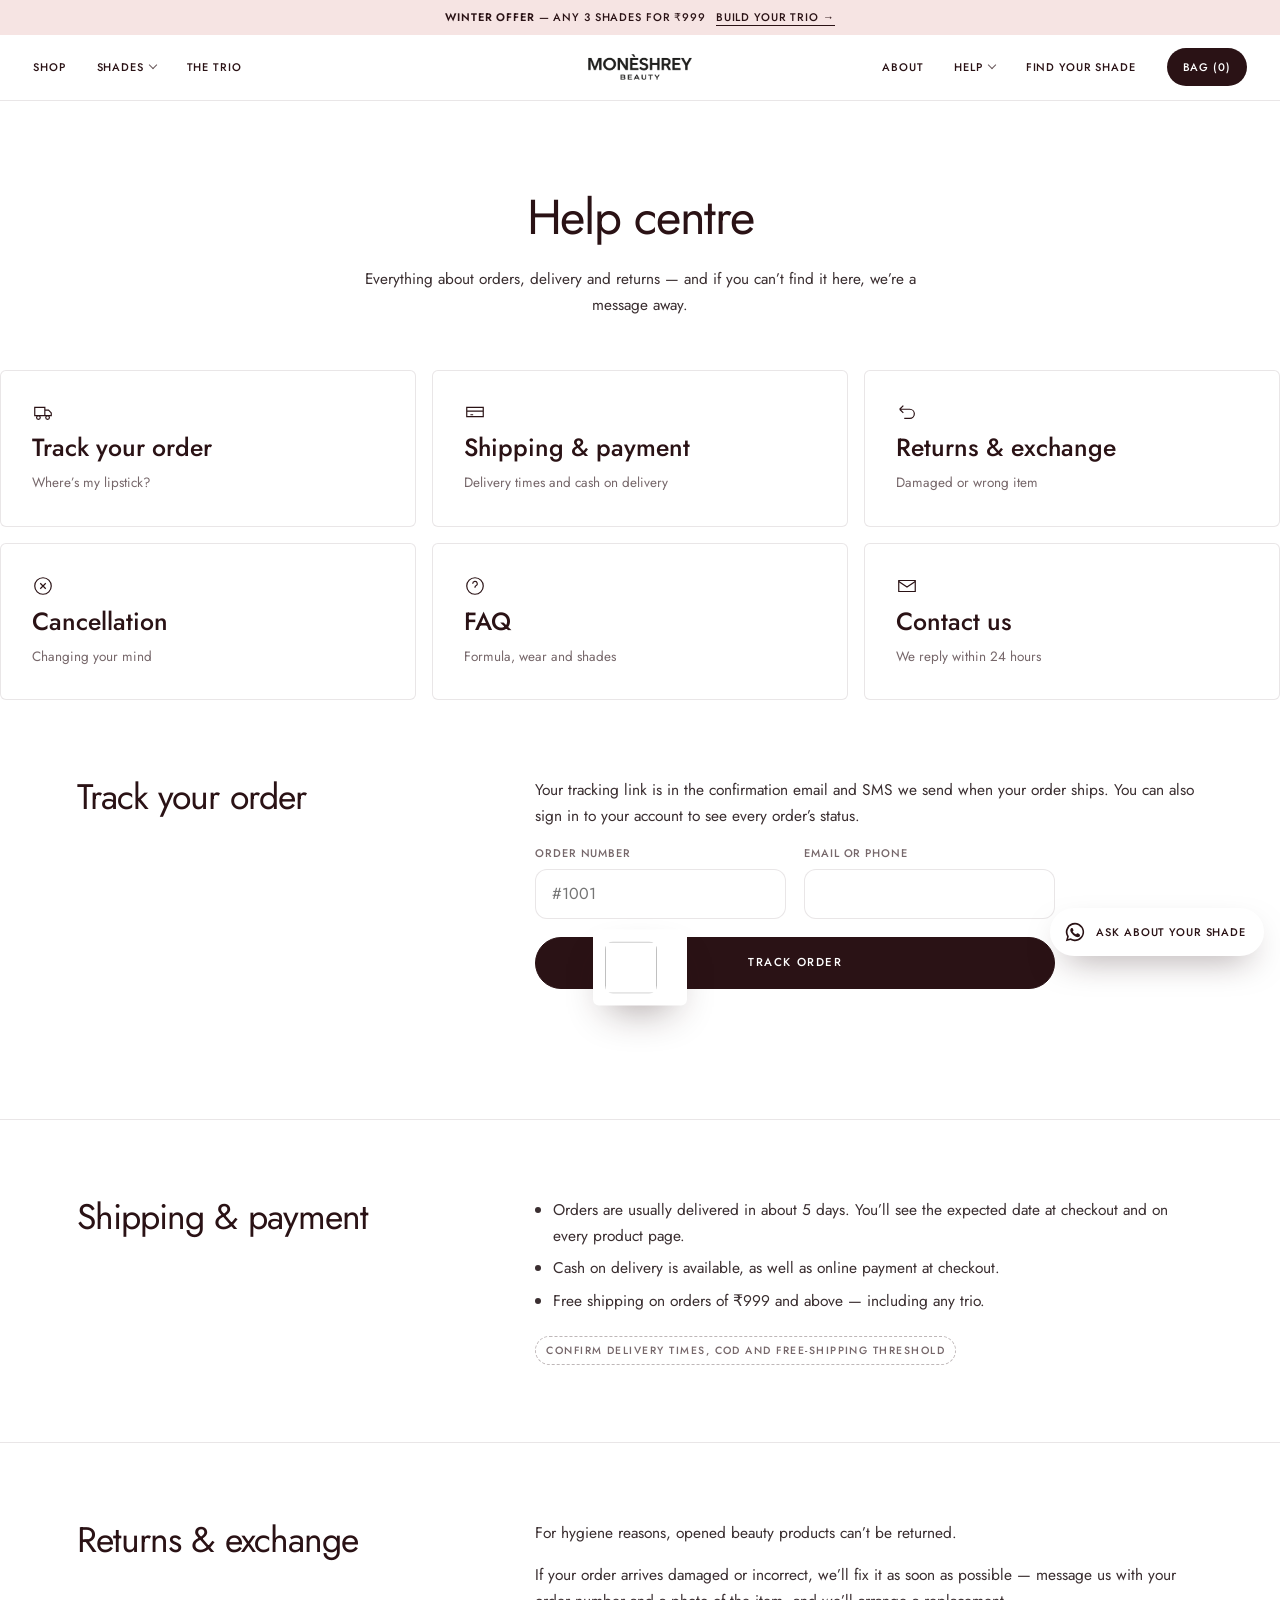
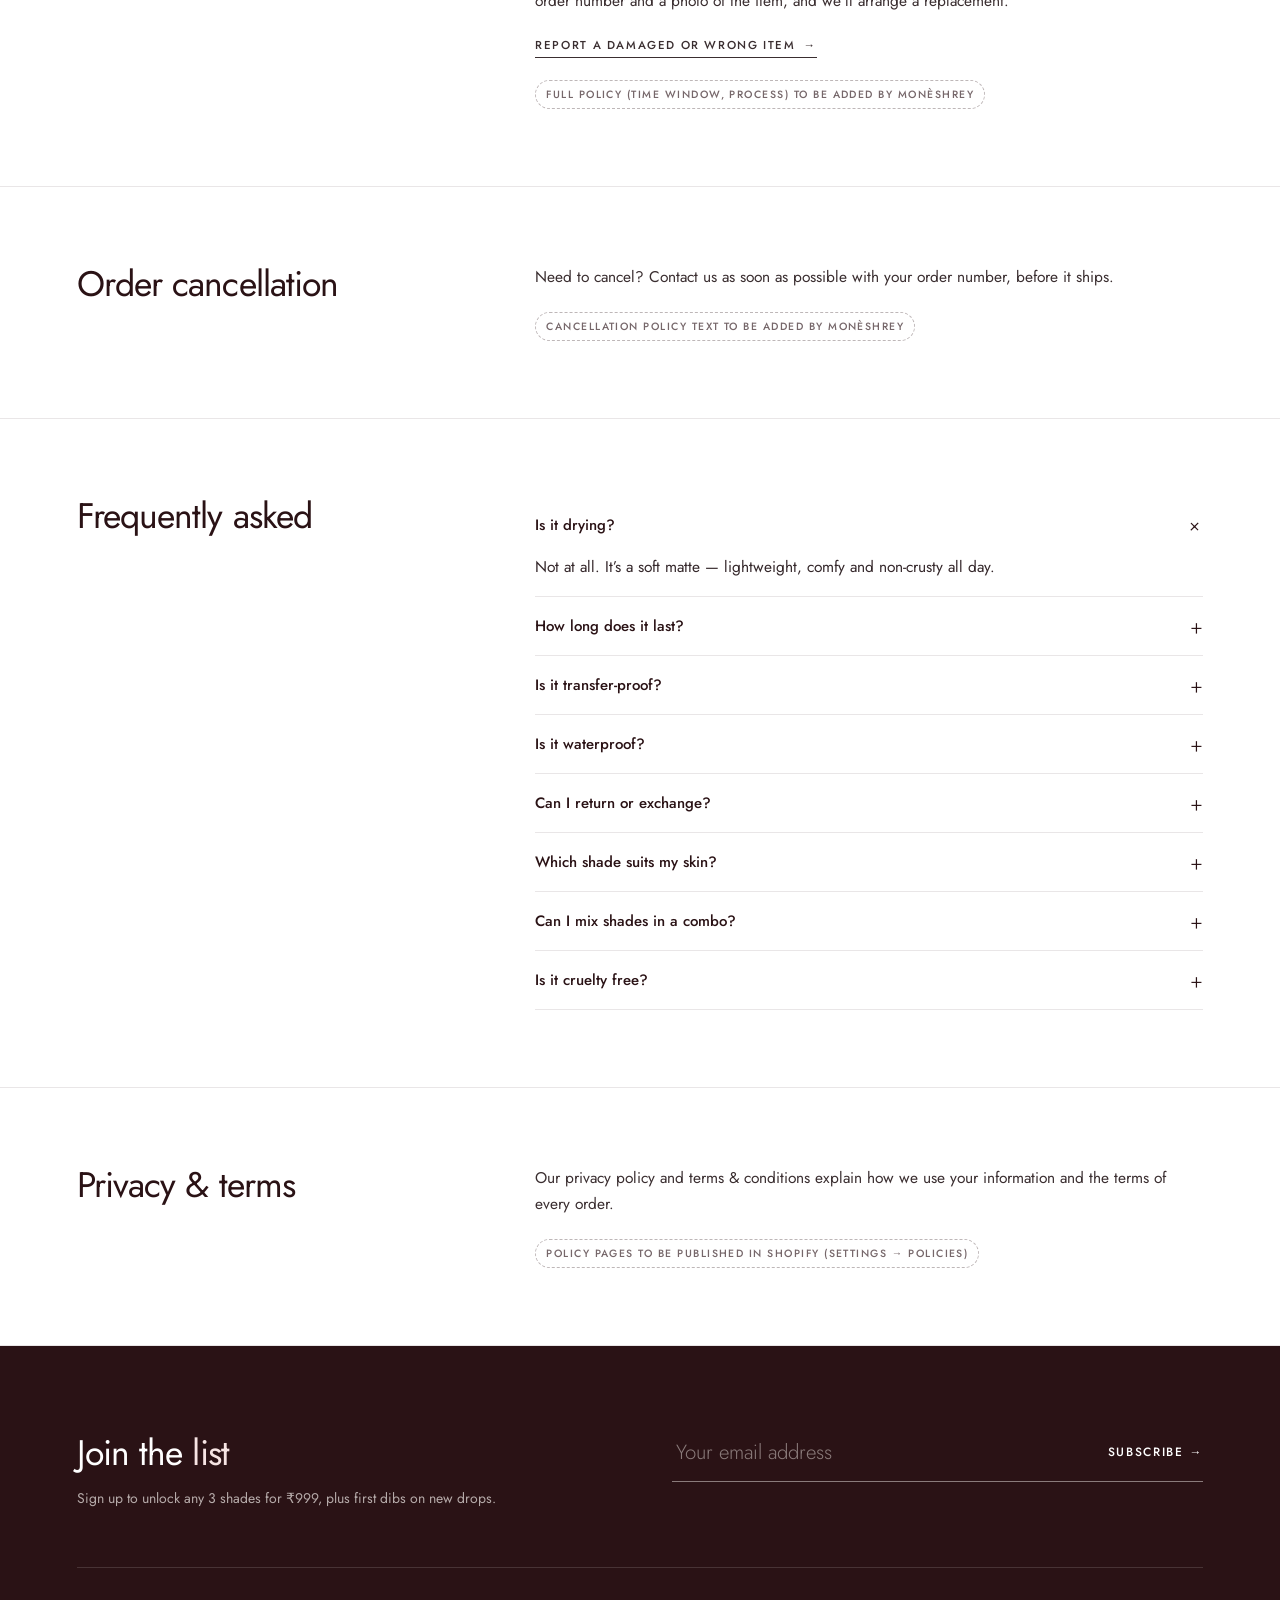
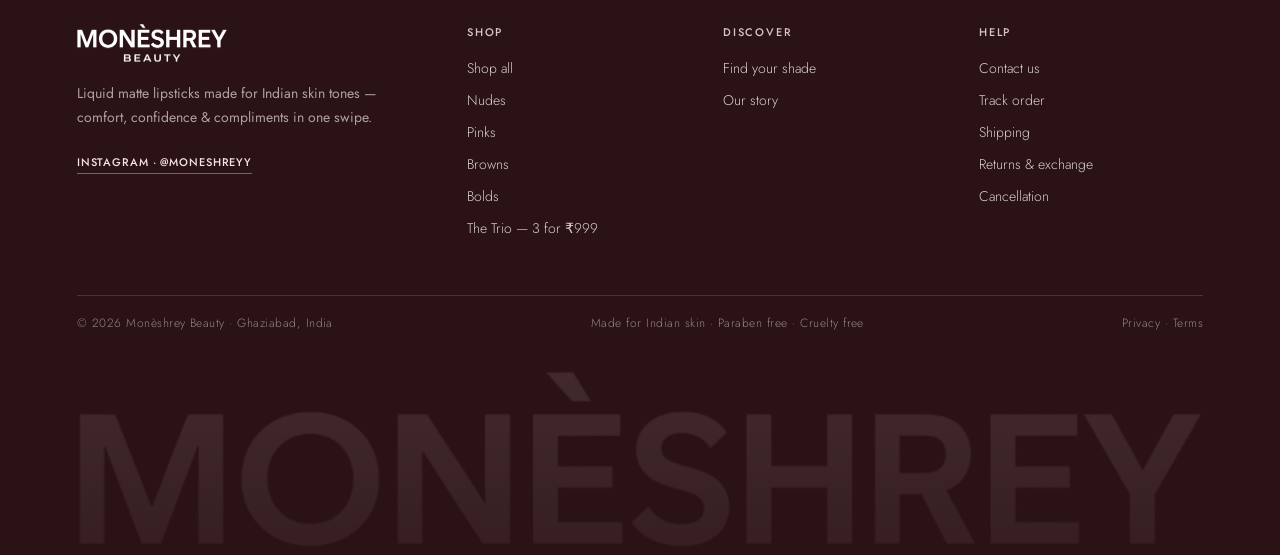
<file: help.html>
<!DOCTYPE html>
<html lang="en">
<head>
<meta charset="utf-8">
<meta name="viewport" content="width=device-width, initial-scale=1, viewport-fit=cover">
<title>Help centre – Monèshrey</title>
<meta name="description" content="Track your Monèshrey order, read about shipping, returns and cancellations, and find answers to common questions.">
<meta name="theme-color" content="#FFFAF7">
<link rel="icon" href="data:image/svg+xml,%3Csvg xmlns='http://www.w3.org/2000/svg' viewBox='0 0 64 64'%3E%3Crect width='64' height='64' rx='14' fill='%232A1215'/%3E%3Ctext x='32' y='46' font-family='Georgia,serif' font-size='40' text-anchor='middle' fill='%23F3DCDC'%3EM%3C/text%3E%3C/svg%3E">
<link rel="preconnect" href="https://fonts.googleapis.com">
<link rel="preconnect" href="https://fonts.gstatic.com" crossorigin>
<link href="https://fonts.googleapis.com/css2?family=Cormorant+Garamond:ital,wght@0,400;0,500;0,600;1,400;1,500&family=Jost:wght@300;400;500;600&display=swap" rel="stylesheet">
<link rel="stylesheet" href="/assets/site.css">
</head>
<body data-page="help">
<div class="page">
  <a class="ann ui" href="/trio"><b>Winter offer</b> — any 3 shades for ₹999 <u>Build your trio →</u></a>
  <header class="sh ui" data-nav></header>

  <main>
    <section class="ph">
      <nav class="crumb ui" aria-label="Breadcrumb"><a href="/">Home</a><span>/</span><span>Help</span></nav>
      <h1 class="disp">Help <em>centre</em></h1>
      <p>Everything about orders, delivery and returns — and if you can’t find it here, we’re a message away.</p>
    </section>

    <section class="tiles" aria-label="Help topics">
      <a class="tile" href="#track"><svg viewBox="0 0 24 24" fill="none" stroke="currentColor" stroke-width="1.3"><path d="M3 7h11v9H3zM14 10h4l3 3v3h-7"/><circle cx="7" cy="18" r="2"/><circle cx="17" cy="18" r="2"/></svg><b>Track your order</b><small>Where’s my lipstick?</small></a>
      <a class="tile" href="#shipping"><svg viewBox="0 0 24 24" fill="none" stroke="currentColor" stroke-width="1.3"><path d="M3 7h18v10H3zM3 11h18M7 15h3"/></svg><b>Shipping &amp; payment</b><small>Delivery times and cash on delivery</small></a>
      <a class="tile" href="#returns"><svg viewBox="0 0 24 24" fill="none" stroke="currentColor" stroke-width="1.3"><path d="M4 9h11a5 5 0 0 1 0 10H9M4 9l4-4M4 9l4 4"/></svg><b>Returns &amp; exchange</b><small>Damaged or wrong item</small></a>
      <a class="tile" href="#cancellation"><svg viewBox="0 0 24 24" fill="none" stroke="currentColor" stroke-width="1.3"><circle cx="12" cy="12" r="9"/><path d="m9 9 6 6m0-6-6 6"/></svg><b>Cancellation</b><small>Changing your mind</small></a>
      <a class="tile" href="#faq"><svg viewBox="0 0 24 24" fill="none" stroke="currentColor" stroke-width="1.3"><circle cx="12" cy="12" r="9"/><path d="M9.5 9.5a2.5 2.5 0 1 1 3.5 2.3c-.6.3-1 .9-1 1.6V14M12 17h.01"/></svg><b>FAQ</b><small>Formula, wear and shades</small></a>
      <a class="tile" href="/contact"><svg viewBox="0 0 24 24" fill="none" stroke="currentColor" stroke-width="1.3"><path d="M3 6h18v12H3z"/><path d="m3 7 9 6 9-6"/></svg><b>Contact us</b><small id="tileReply"></small></a>
    </section>

    <section class="box-s hsec" id="track">
      <div><span class="ui eyebrow">Orders</span><h2 class="disp">Track your <em>order</em></h2></div>
      <div class="bd">
        <p>Your tracking link is in the confirmation email and SMS we send when your order ships. You can also sign in to your account to see every order’s status.</p>
        <form class="form" id="tf" style="max-width:520px">
          <div class="two">
            <div class="field"><label class="ui" for="to">Order number</label><input id="to" placeholder="#1001" required></div>
            <div class="field"><label class="ui" for="te">Email or phone</label><input id="te" required></div>
          </div>
          <button class="pill solid" type="submit">Track order</button>
          <p class="ok" id="tok" role="status"></p>
        </form>
      </div>
    </section>

    <section class="box-c hsec" id="shipping">
      <div><span class="ui eyebrow">Delivery</span><h2 class="disp">Shipping &amp; <em>payment</em></h2></div>
      <div class="bd" id="shipBd"></div>
    </section>

    <section class="box-s hsec" id="returns">
      <div><span class="ui eyebrow">Returns</span><h2 class="disp">Returns &amp; <em>exchange</em></h2></div>
      <div class="bd">
        <p>For hygiene reasons, opened beauty products can’t be returned.</p>
        <p>If your order arrives damaged or incorrect, we’ll fix it as soon as possible — message us with your order number and a photo of the item, and we’ll arrange a replacement.</p>
        <p><a class="lnk" href="/contact">Report a damaged or wrong item <span aria-hidden="true">→</span></a></p>
        <span class="todo">Full policy (time window, process) to be added by Monèshrey</span>
      </div>
    </section>

    <section class="box-c hsec" id="cancellation">
      <div><span class="ui eyebrow">Orders</span><h2 class="disp">Order <em>cancellation</em></h2></div>
      <div class="bd">
        <p>Need to cancel? Contact us as soon as possible with your order number, before it ships.</p>
        <span class="todo">Cancellation policy text to be added by Monèshrey</span>
      </div>
    </section>

    <section class="box-s hsec" id="faq">
      <div><span class="ui eyebrow">Questions</span><h2 class="disp">Frequently <em>asked</em></h2></div>
      <div class="bd acc" id="faqL"></div>
    </section>

    <section class="box-c hsec" id="privacy">
      <div><span class="ui eyebrow">Official</span><h2 class="disp">Privacy &amp; <em>terms</em></h2></div>
      <div class="bd" id="terms">
        <p>Our privacy policy and terms &amp; conditions explain how we use your information and the terms of every order.</p>
        <span class="todo">Policy pages to be published in Shopify (Settings → Policies)</span>
      </div>
    </section>
  </main>

  <div id="site-foot"></div>
</div>

<script src="/assets/site.js"></script>
<script>
(() => {
const { CFG, FAQ, $, fmt, faqHTML, reveal } = window.MB;
$('tileReply').textContent = `We reply ${CFG.RESPONSE}`;
$('shipBd').innerHTML = `
  <ul>
    <li>Orders are usually delivered in about ${CFG.DELIVERY_DAYS} days. You’ll see the expected date at checkout and on every product page.</li>
    ${CFG.COD ? '<li>Cash on delivery is available, as well as online payment at checkout.</li>' : ''}
    ${CFG.FREE_SHIP ? `<li>Free shipping on orders of ${fmt(CFG.FREE_SHIP)} and above — including any trio.</li>` : ''}
  </ul>
  <span class="todo">Confirm delivery times, COD and free-shipping threshold</span>`;
$('faqL').innerHTML = faqHTML([
  ...FAQ,
  ['Which shade suits my skin?', 'Take our one-minute shade quiz, or message us — tell us your skin tone and the look you like, and we’ll suggest a shade.'],
  ['Can I mix shades in a combo?', 'Yes — pick any three shades for ₹999 on The Trio page.'],
  ['Is it cruelty free?', 'Yes. Every Monèshrey lipstick is cruelty free, paraben free and fragrance free.'],
]);
/* DEMO: Shopify has no public order lookup — on the live theme this opens the customer's order status page */
$('tf').addEventListener('submit', e => { e.preventDefault(); $('tok').innerHTML = 'Open the tracking link in your confirmation email, or <a class="lnk" href="https://moneshrey.in/account/login" target="_blank" rel="noopener">sign in to your account</a>.'; });
reveal();
})();
</script>
</body>
</html>
</file>
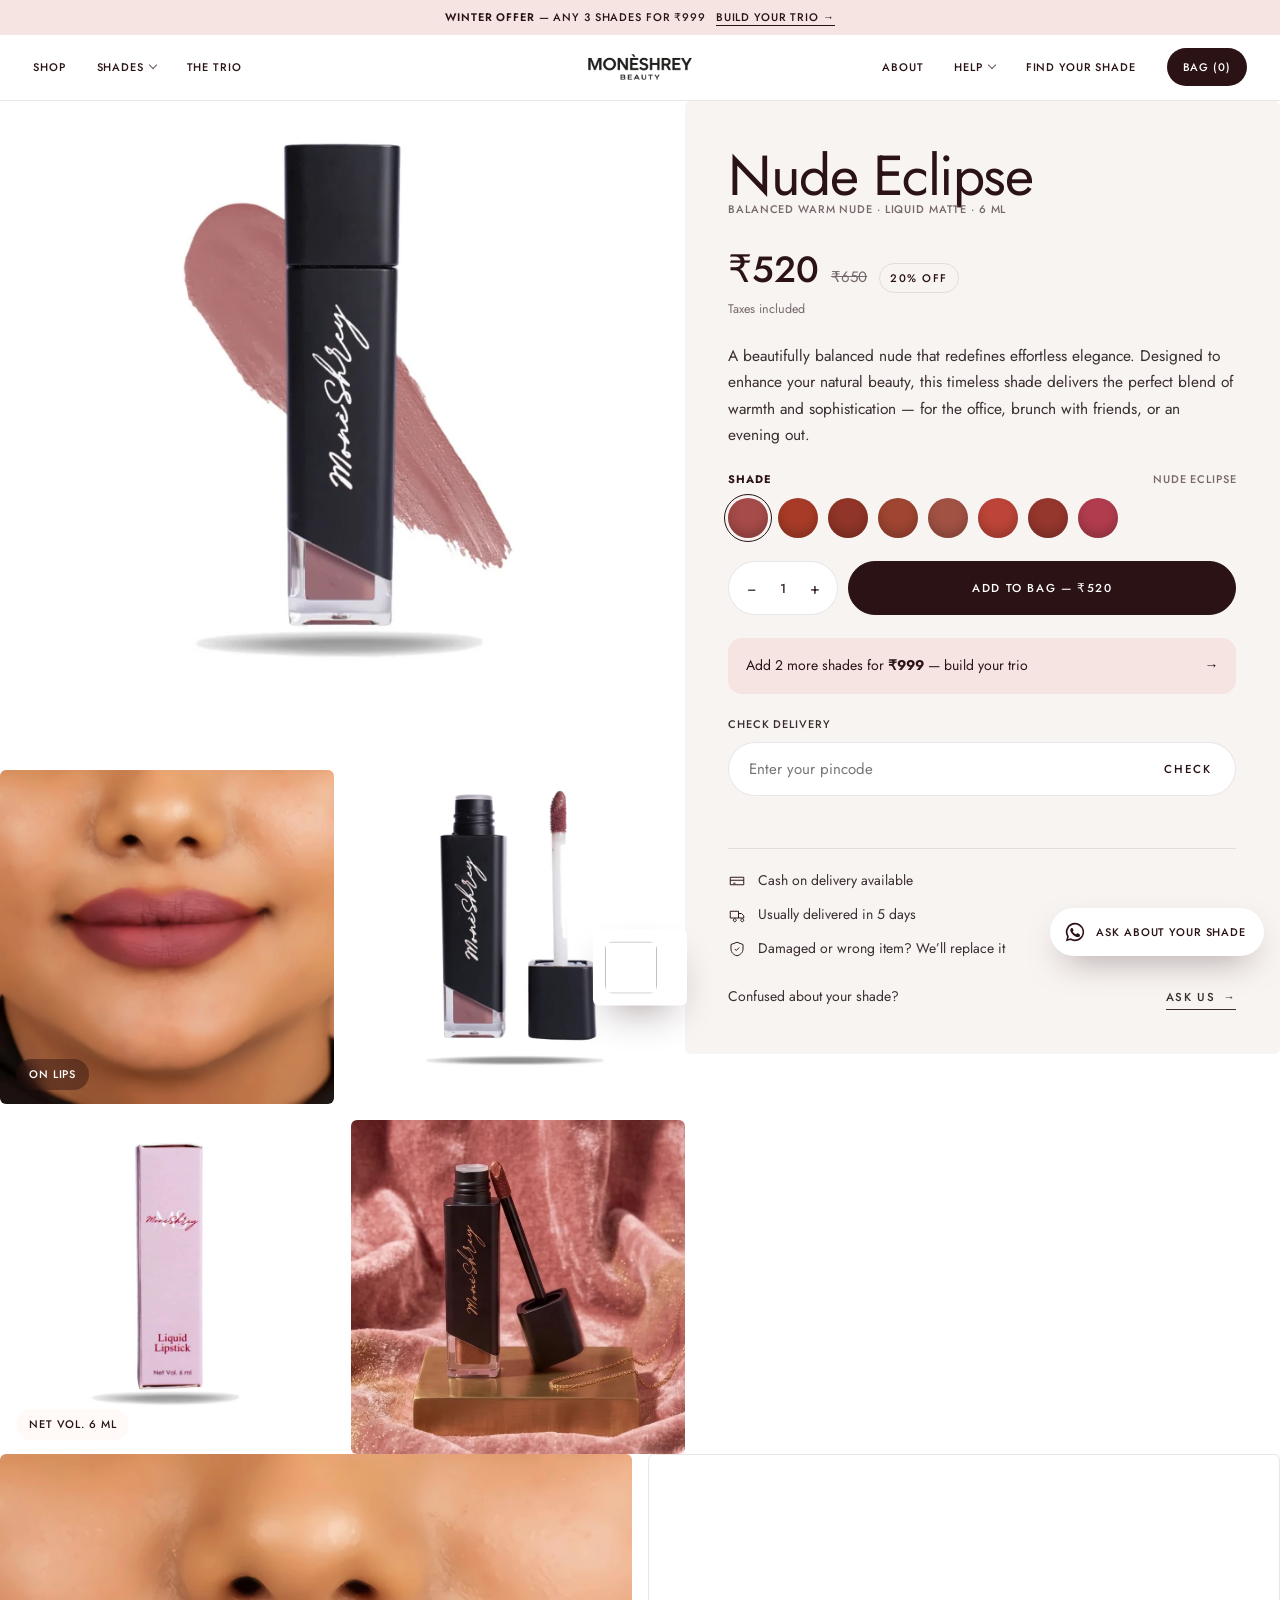
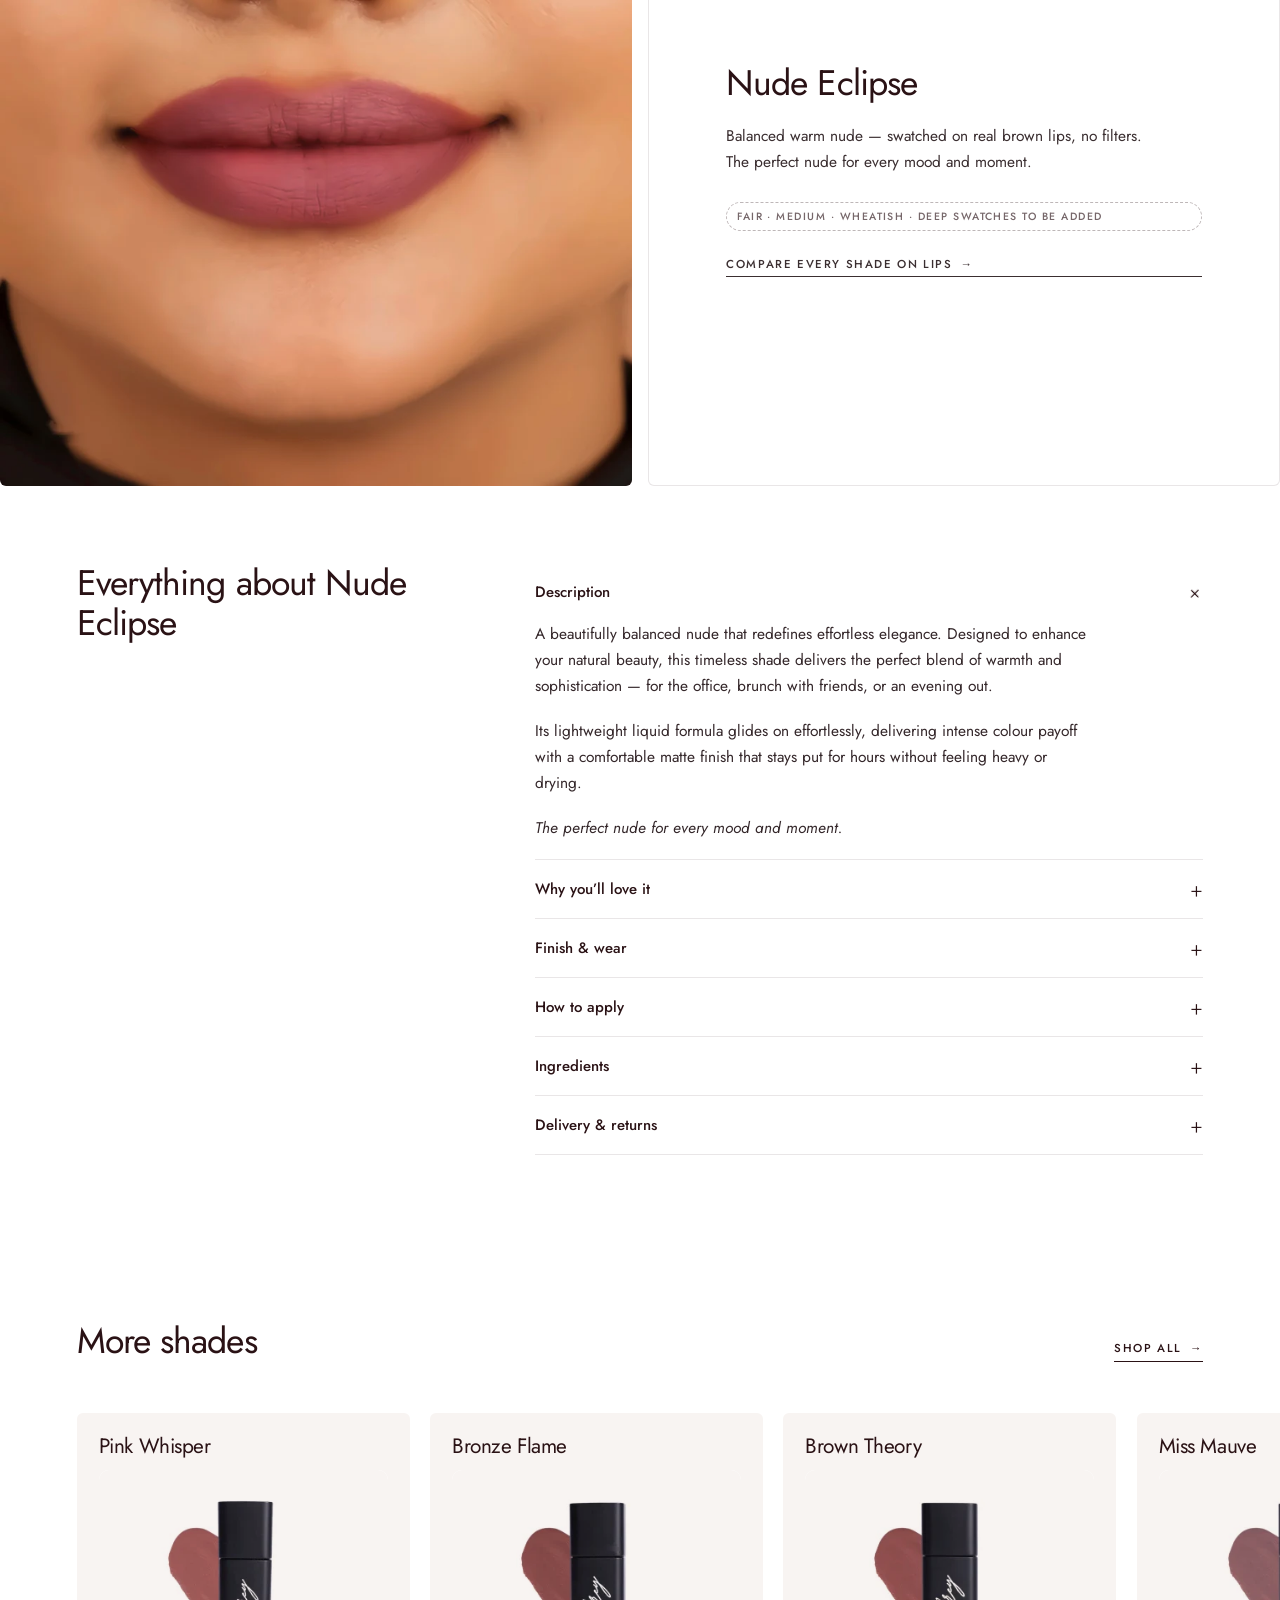
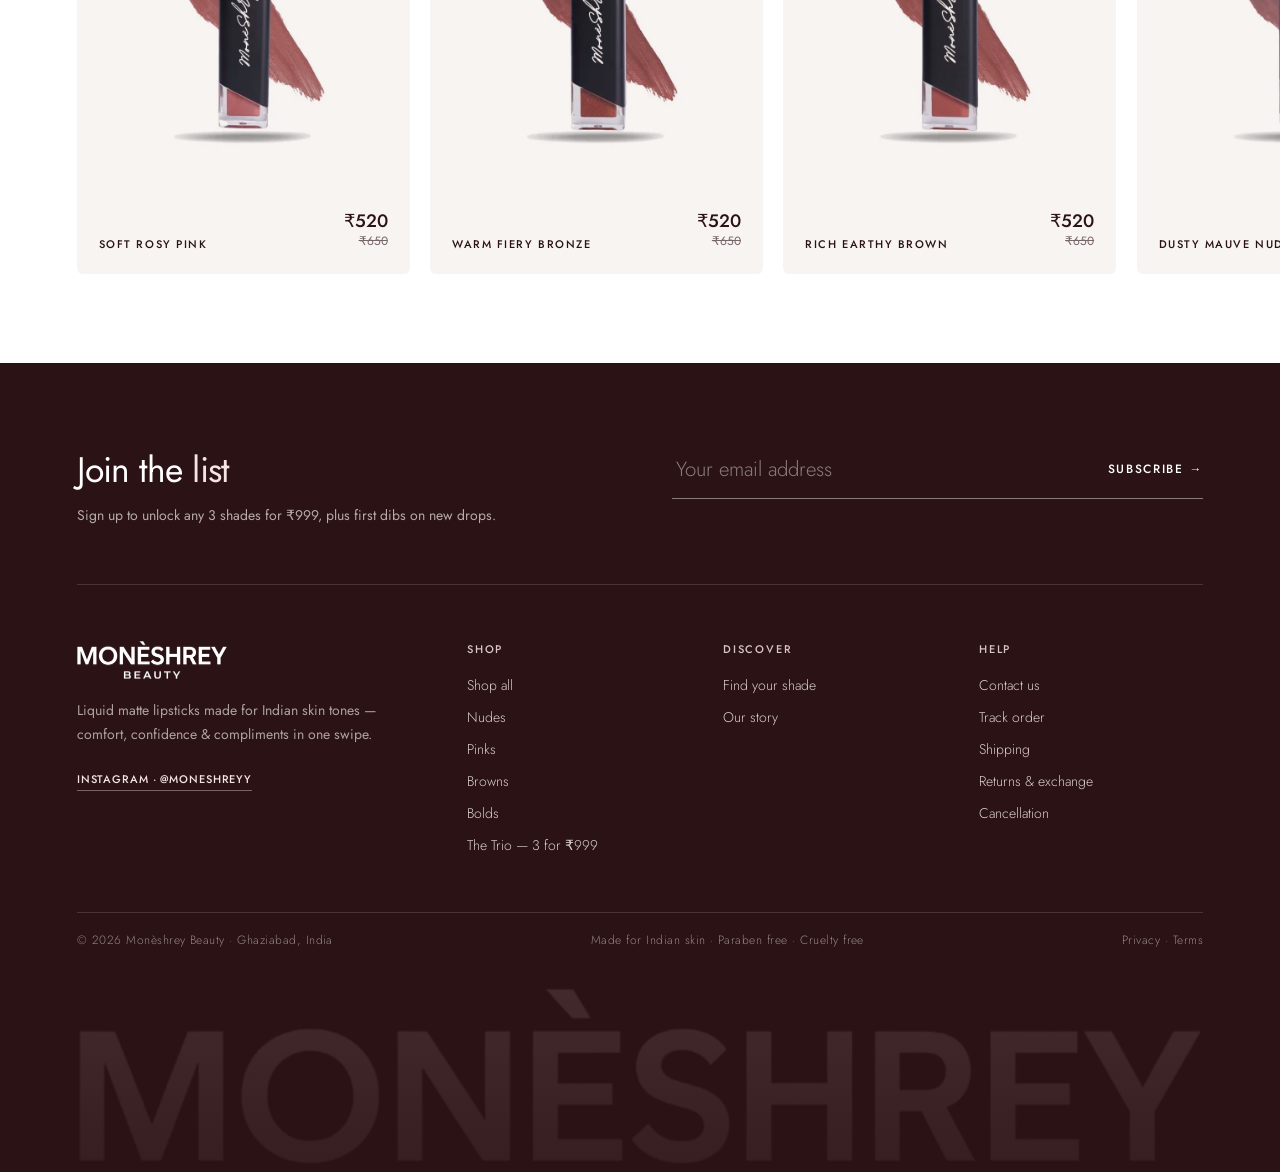
<file: product.html>
<!DOCTYPE html>
<html lang="en">
<head>
<meta charset="utf-8">
<meta name="viewport" content="width=device-width, initial-scale=1, viewport-fit=cover">
<title>Liquid matte lipstick – Monèshrey</title>
<meta name="description" content="Monèshrey liquid matte lipstick, made for Indian skin tones. Up to 16-hour wear, waterproof, paraben and fragrance free.">
<meta name="theme-color" content="#FFFAF7">
<link rel="icon" href="data:image/svg+xml,%3Csvg xmlns='http://www.w3.org/2000/svg' viewBox='0 0 64 64'%3E%3Crect width='64' height='64' rx='14' fill='%232A1215'/%3E%3Ctext x='32' y='46' font-family='Georgia,serif' font-size='40' text-anchor='middle' fill='%23F3DCDC'%3EM%3C/text%3E%3C/svg%3E">
<link rel="preconnect" href="https://fonts.googleapis.com">
<link rel="preconnect" href="https://fonts.gstatic.com" crossorigin>
<link href="https://fonts.googleapis.com/css2?family=Cormorant+Garamond:ital,wght@0,400;0,500;0,600;1,400;1,500&family=Jost:wght@300;400;500;600&display=swap" rel="stylesheet">
<link rel="stylesheet" href="/assets/site.css">
</head>
<body data-page="product" class="has-stick">
<div class="page">
  <a class="ann ui" href="/trio"><b>Winter offer</b> — any 3 shades for ₹999 <u>Build your trio →</u></a>
  <header class="sh ui" data-nav></header>

  <main>
    <section class="pdp">
      <div>
        <div class="gal" id="gal" aria-label="Product photos"></div>
        <div class="dots" id="dots" aria-hidden="true"></div>
      </div>

      <aside class="buy" id="buy">
        <nav class="crumb ui" aria-label="Breadcrumb"><a href="/shop">Shop</a><span>/</span><a id="crFam" href="/shop"></a></nav>
        <div>
          <h1 class="disp" id="name"></h1>
          <p class="tone ui" id="tone"></p>
        </div>
        <div class="price"><b id="pr"></b><s id="mrp"></s><span class="off">20% off</span><small>Taxes included</small></div>
        <p class="intro" id="intro"></p>
        <div>
          <div class="sw-h ui"><b>Shade</b><span id="swName"></span></div>
          <div class="sw" id="sw" style="margin-top:12px"></div>
        </div>
        <div class="addrow">
          <div class="qty"><button type="button" id="qm" aria-label="Decrease quantity">−</button><span id="qn">1</span><button type="button" id="qp" aria-label="Increase quantity">+</button></div>
          <button class="pill solid" id="add" type="button"></button>
        </div>
        <a class="upsell-b" id="ups" href="/trio"><span>Add 2 more shades for <b>₹999</b> — build your trio</span><span aria-hidden="true">→</span></a>
        <div class="pin">
          <span class="ui">Check delivery</span>
          <form id="pinF" novalidate><input id="pinI" inputmode="numeric" autocomplete="postal-code" maxlength="6" placeholder="Enter your pincode" aria-label="Pincode"><button type="submit">Check</button></form>
          <p id="pinR" role="status"></p>
        </div>
        <ul class="assure-l" id="assure"></ul>
        <div class="help-l"><span>Confused about your shade?</span><a class="lnk" id="waP" href="/contact">Ask us on WhatsApp <span aria-hidden="true">→</span></a></div>
      </aside>
    </section>

    <section class="onlip">
      <div class="im reveal"><img id="olImg" alt="" loading="lazy"></div>
      <div class="tx rv">
        <span class="ui eyebrow">On real lips</span>
        <h2 class="disp" id="olH"></h2>
        <p id="olP"></p>
        <span class="todo">Fair · medium · wheatish · deep swatches to be added</span>
        <a class="lnk" href="/#try">Compare every shade on lips <span aria-hidden="true">→</span></a>
      </div>
    </section>

    <section class="box-s hsec" id="details">
      <div><span class="ui eyebrow">The details</span><h2 class="disp" id="detH"></h2></div>
      <div class="acc" id="acc"></div>
    </section>

    <section class="panel rail-wrap">
      <div class="rail-head">
        <div><span class="ui">Pairs well with</span><h2 class="disp">More <em>shades</em></h2></div>
        <a class="lnk" href="/shop">Shop all <span aria-hidden="true">→</span></a>
      </div>
      <div class="rail" id="more"></div>
      <div class="bar"><i id="moreBar"></i></div>
    </section>
  </main>

  <div id="site-foot"></div>
</div>

<div class="stickbar" id="stick" aria-hidden="true"><b id="stN"></b><button class="pill solid" id="stAdd" type="button" tabindex="-1"></button></div>

<script src="/assets/site.js"></script>
<script>
(() => {
const { S, FAM, CFG, $, fmt, lip, pk, img, wa, url, bySlug, eta, card, addShade, reviewsHTML, reveal } = window.MB;
/* the shade comes from /shades/<slug> (Vercel rewrite) or ?shade=<slug> */
const slug = new URLSearchParams(location.search).get('shade') || location.pathname.split('/').filter(Boolean).pop();
const s = bySlug(slug) || S[0];
const fam = s.fam[0];

document.title = `${s.n} – Liquid Matte Lipstick – Monèshrey`;
document.querySelector('meta[name=description]').content = `${s.n}: ${s.t.toLowerCase()} liquid matte lipstick made for Indian skin tones. Up to 16-hour wear, waterproof, paraben and fragrance free. ₹520.`;

/* gallery */
const camp = img('velvet', [800, 1400]);
const G = [
  { cls: 'pk', src: pk(s, 1400), set: `${pk(s, 800)} 800w, ${pk(s, 1400)} 1400w`, alt: `${s.n} liquid matte lipstick with swatch` },
  { cls: 'lipf', src: lip(s, 1600), set: `${lip(s, 900)} 900w, ${lip(s, 1600)} 1600w`, alt: `${s.n} worn on lips`, cap: 'On lips' },
  { cls: 'pk', src: pk(s, 1400, '-open'), set: `${pk(s, 800, '-open')} 800w, ${pk(s, 1400, '-open')} 1400w`, alt: `${s.n} tube with applicator` },
  { cls: 'pk', src: '/images/products/box-1400.webp', set: '/images/products/box-800.webp 800w, /images/products/box-1400.webp 1400w', alt: 'Monèshrey liquid lipstick box', cap: 'Net vol. 6 ml' },
  { cls: '', src: camp.src, set: camp.srcset, alt: 'Monèshrey lipstick on pink velvet' },
];
$('gal').innerHTML = G.map((g, i) => `<figure class="${g.cls}"><img src="${g.src}" srcset="${g.set}" sizes="(max-width:900px) 100vw, ${i ? 28 : 56}vw" alt="${g.alt}"${i ? ' loading="lazy"' : ' fetchpriority="high"'}>${g.cap ? `<figcaption class="ui">${g.cap}</figcaption>` : ''}</figure>`).join('');
$('dots').innerHTML = G.map((_, i) => `<i${i ? '' : ' class="on"'}></i>`).join('');
$('gal').addEventListener('scroll', () => { const i = Math.round($('gal').scrollLeft / $('gal').clientWidth); [...$('dots').children].forEach((d, j) => d.classList.toggle('on', j === i)); }, { passive: true });

/* buy panel */
$('crFam').textContent = FAM[fam]; $('crFam').href = url.fam(fam);
$('name').textContent = s.n;
$('tone').textContent = `${s.t} · Liquid matte · 6 ml`;
$('pr').textContent = fmt(s.price); $('mrp').textContent = fmt(s.mrp);
$('intro').textContent = s.d[0];
$('swName').textContent = s.n;
$('sw').innerHTML = S.map(x => `<a href="${url.shade(x)}" style="background:${x.c}" aria-label="${x.n}" title="${x.n}" data-n="${x.n}"${x === s ? ' aria-current="true"' : ''}></a>`).join('');
$('sw').addEventListener('mouseover', e => { const a = e.target.closest('[data-n]'); if (a) $('swName').textContent = a.dataset.n; });
$('sw').addEventListener('mouseleave', () => { $('swName').textContent = s.n; });
let q = 1;
const drawQ = () => { $('qn').textContent = q; $('add').textContent = `Add to bag — ${fmt(s.price * q)}`; };
$('qm').onclick = () => { q = Math.max(1, q - 1); drawQ(); };
$('qp').onclick = () => { q = Math.min(9, q + 1); drawQ(); };
drawQ();
$('add').onclick = () => addShade(s.i, q);
$('ups').href = url.trioWith(s);
$('assure').innerHTML = [
  CFG.COD && ['M3 7h18v10H3zM3 11h18M7 15h3', 'Cash on delivery available'],
  ['M3 7h11v9H3zM14 10h4l3 3v3h-7M7 19a2 2 0 1 0 0-.1M17 19a2 2 0 1 0 0-.1', `Usually delivered in ${CFG.DELIVERY_DAYS} days`],
  ['M12 3 4 6v6c0 4.5 3.4 8 8 9 4.6-1 8-4.5 8-9V6z M9 12l2 2 4-4', 'Damaged or wrong item? We’ll replace it'],
].filter(Boolean).map(([d, t]) => `<li><svg viewBox="0 0 24 24" fill="none" stroke="currentColor" stroke-width="1.3" stroke-linejoin="round"><path d="${d}"/></svg>${t}</li>`).join('');
$('waP').href = wa(`Hi Monèshrey! Is ${s.n} right for my skin tone?`);
if (!CFG.WA_NUMBER) $('waP').firstChild.textContent = 'Ask us ';

/* pincode check — DEMO: no courier lookup yet, it only validates the format and shows the usual delivery date */
$('pinF').addEventListener('submit', e => {
  e.preventDefault(); const v = $('pinI').value.trim();
  $('pinR').textContent = /^[1-9]\d{5}$/.test(v) ? `Delivery to ${v} by ${eta}${CFG.COD ? ' · Cash on delivery available' : ''}` : 'Please enter a valid 6-digit pincode';
});

/* on lips */
$('olImg').src = lip(s, 1600); $('olImg').srcset = `${lip(s, 900)} 900w, ${lip(s, 1600)} 1600w`; $('olImg').sizes = '(max-width:900px) 100vw, 50vw'; $('olImg').alt = `${s.n} worn on lips`;
$('olH').innerHTML = `${s.n.split(' ')[0]} <em>${s.n.split(' ').slice(1).join(' ')}</em>`;
$('olP').textContent = `${s.t} — swatched on real brown lips, no filters. ${s.end}`;

/* details */
$('detH').innerHTML = `Everything about <em>${s.n}</em>`;
const ACC = [
  ['Description', `<p>${s.d[0]}</p><p>${s.d[1]}</p><p><em>${s.end}</em></p>`],
  ['Why you’ll love it', `<ul>${s.love.map(l => `<li>${l}</li>`).join('')}</ul>`],
  ['Finish & wear', '<ul><li>Creamy soft matte finish</li><li>Up to 16-hour wear</li><li>Waterproof and smudge-resistant</li><li>Transfer-resistant (oily food can test it)</li><li>Net volume 6 ml</li></ul>'],
  ['How to apply', '<ol><li>Start with clean, dry lips. On very dry days, a little balm — blotted off — helps.</li><li>Outline the cupid’s bow and outer corners with the tip of the applicator.</li><li>Fill in from the centre outwards in one thin, even layer.</li><li>Let it set for a minute. Add a second layer for deeper colour.</li></ol>'],
  ['Ingredients', '<p>Paraben free · Fragrance free · Cruelty free · Tested for safety.</p><p><span class="todo">Full ingredient list to be added from the pack</span></p>'],
  ['Delivery & returns', `<p>${CFG.COD ? 'Cash on delivery available. ' : ''}Usually delivered in ${CFG.DELIVERY_DAYS} days.</p><p>For hygiene reasons, opened beauty products can’t be returned. If your order arrives damaged or incorrect, we’ll fix it as soon as possible. <a class="lnk" href="/help#returns">Returns policy</a></p>`],
];
$('acc').innerHTML = ACC.map((a, i) => `<details${i ? '' : ' open'}><summary>${a[0]}<span>+</span></summary><div>${a[1]}</div></details>`).join('');

/* more shades */
$('more').innerHTML = S.filter(x => x !== s).map(card).join('');
const more = $('more'), bar = $('moreBar');
const upd = () => { const m = more.scrollWidth - more.clientWidth; const vis = Math.min(1, more.clientWidth / more.scrollWidth); bar.style.width = (vis * 100) + '%'; bar.style.transform = `translateX(${m > 0 ? (more.scrollLeft / m) * (1 / vis - 1) * 100 : 0}%)`; };
more.addEventListener('scroll', upd, { passive: true }); addEventListener('resize', upd); upd();

/* sticky add-to-bag bar on phones, shown once the main button scrolls away */
$('stN').textContent = s.n; $('stAdd').textContent = `Add — ${fmt(s.price)}`;
$('stAdd').onclick = () => addShade(s.i);
new IntersectionObserver(([en]) => { const on = !en.isIntersecting && en.boundingClientRect.top < 0; $('stick').classList.toggle('on', on); $('stick').setAttribute('aria-hidden', !on); $('stAdd').tabIndex = on ? 0 : -1; }).observe($('add'));

/* structured data for Google (one Product, one H1) */
const ld = document.createElement('script'); ld.type = 'application/ld+json';
ld.textContent = JSON.stringify({ '@context': 'https://schema.org', '@type': 'Product', name: `${s.n} Liquid Matte Lipstick`, brand: { '@type': 'Brand', name: 'Monèshrey' }, image: location.origin + pk(s, 1400), description: s.d[0], offers: { '@type': 'Offer', priceCurrency: 'INR', price: s.price, availability: 'https://schema.org/InStock' } });
document.head.appendChild(ld);
reveal();
})();
</script>
</body>
</html>
</file>
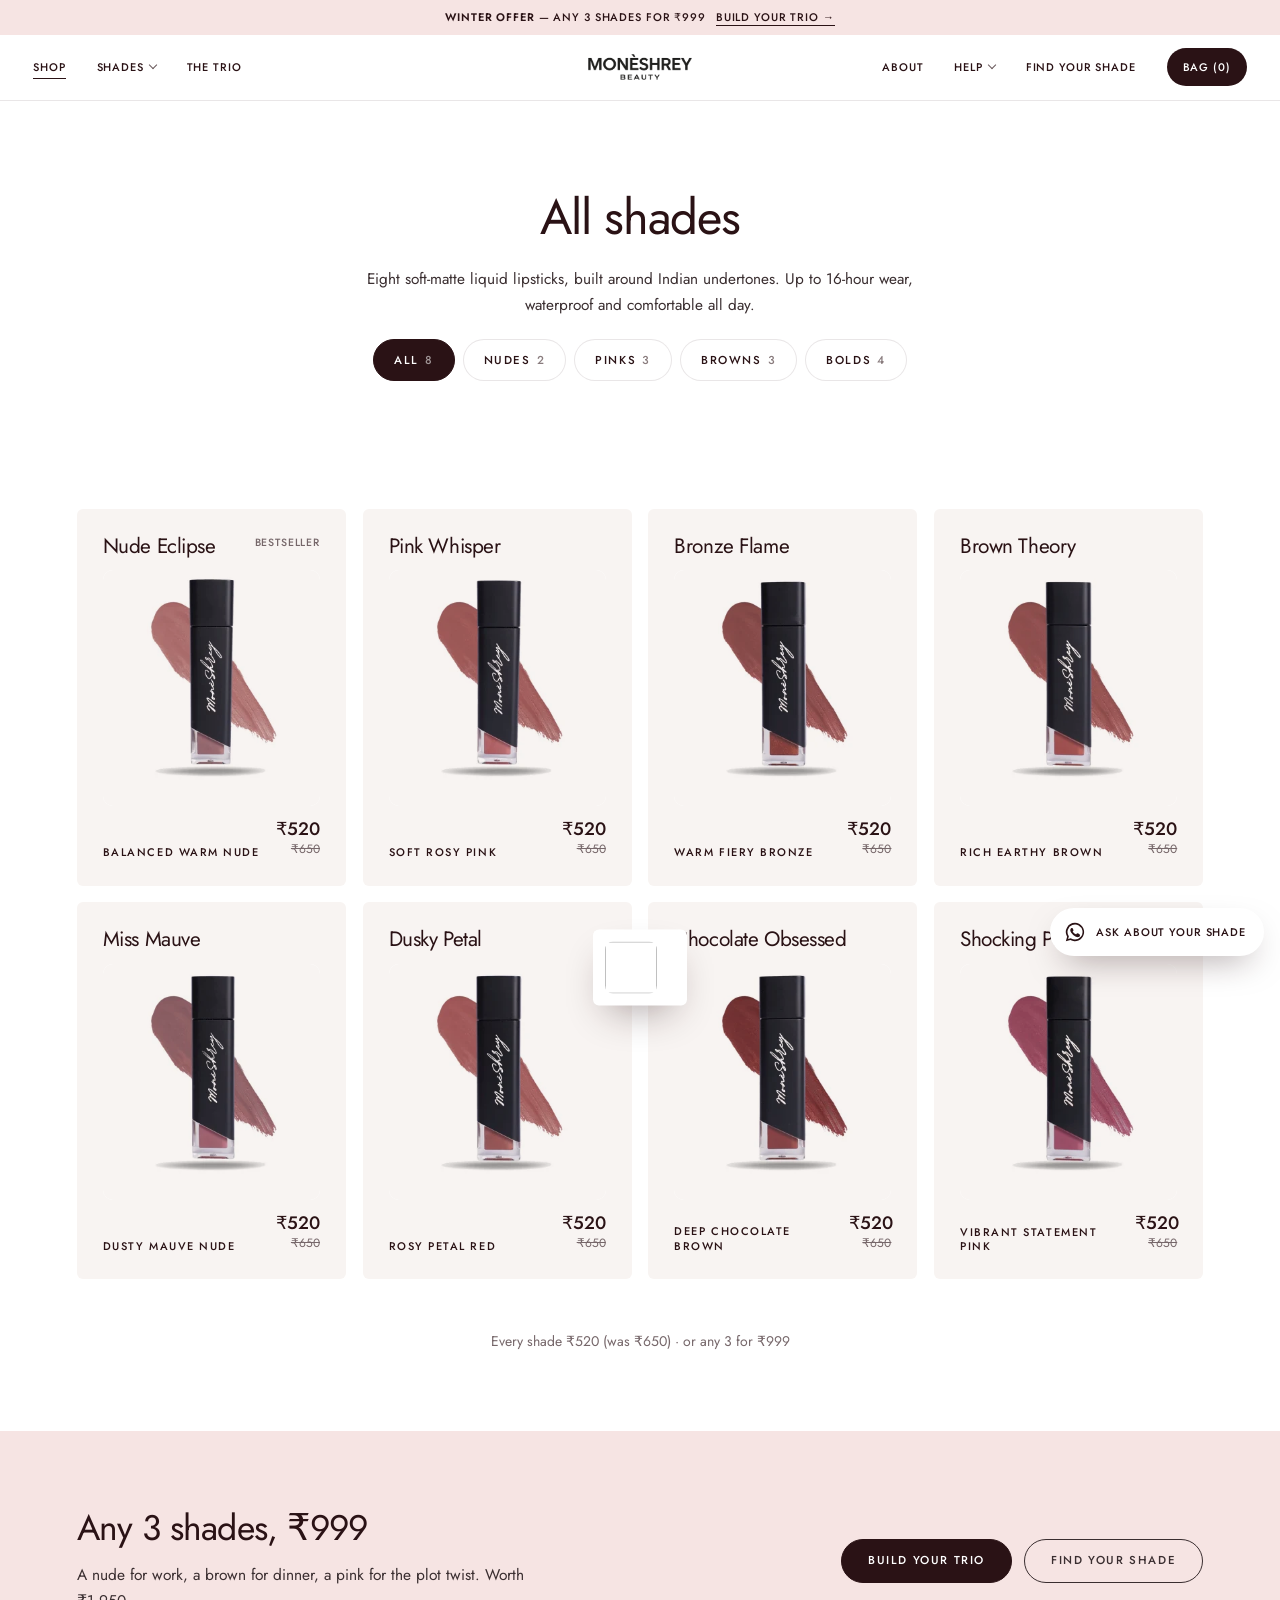
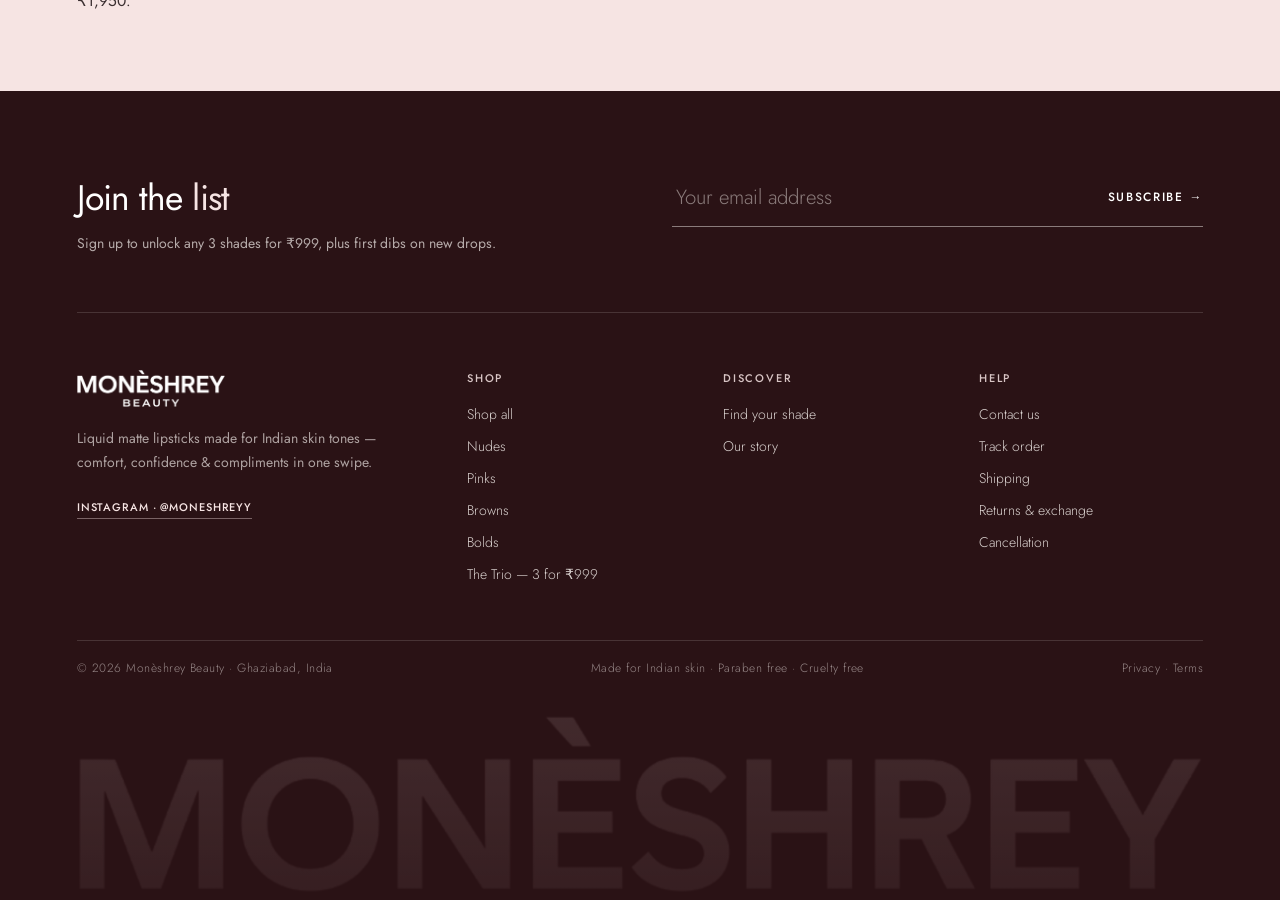
<file: shop.html>
<!DOCTYPE html>
<html lang="en">
<head>
<meta charset="utf-8">
<meta name="viewport" content="width=device-width, initial-scale=1, viewport-fit=cover">
<title>Shop all shades – Monèshrey</title>
<meta name="description" content="All eight Monèshrey liquid matte lipsticks — nudes, pinks, browns and bolds, made for Indian skin tones. ₹520 each or any 3 for ₹999.">
<meta name="theme-color" content="#FFFAF7">
<link rel="icon" href="data:image/svg+xml,%3Csvg xmlns='http://www.w3.org/2000/svg' viewBox='0 0 64 64'%3E%3Crect width='64' height='64' rx='14' fill='%232A1215'/%3E%3Ctext x='32' y='46' font-family='Georgia,serif' font-size='40' text-anchor='middle' fill='%23F3DCDC'%3EM%3C/text%3E%3C/svg%3E">
<link rel="preconnect" href="https://fonts.googleapis.com">
<link rel="preconnect" href="https://fonts.gstatic.com" crossorigin>
<link href="https://fonts.googleapis.com/css2?family=Cormorant+Garamond:ital,wght@0,400;0,500;0,600;1,400;1,500&family=Jost:wght@300;400;500;600&display=swap" rel="stylesheet">
<link rel="stylesheet" href="/assets/site.css">
</head>
<body data-page="shop">
<div class="page">
  <a class="ann ui" href="/trio"><b>Winter offer</b> — any 3 shades for ₹999 <u>Build your trio →</u></a>
  <header class="sh ui" data-nav></header>

  <main>
    <section class="ph">
      <nav class="crumb ui" aria-label="Breadcrumb"><a href="/">Home</a><span>/</span><span id="crumbNow">Shop</span></nav>
      <h1 class="disp" id="title">All <em>shades</em></h1>
      <p id="lede">Eight soft-matte liquid lipsticks, built around Indian undertones. Up to 16-hour wear, waterproof and comfortable all day.</p>
      <div class="filters" id="filters" role="group" aria-label="Filter by shade family"></div>
    </section>

    <section class="wall-wrap" aria-label="Shade wall">
      <div class="wall" id="wall"></div>
      <p class="wall-note">Every shade ₹520 (was ₹650) · or any 3 for ₹999</p>
    </section>

    <section class="cta-band">
      <div>
        <span class="ui eyebrow">Winter offer · The Trio</span>
        <h2 class="disp">Any 3 shades, <em>₹999</em></h2>
        <p>A nude for work, a brown for dinner, a pink for the plot twist. Worth ₹1,950.</p>
      </div>
      <div class="act"><a class="pill solid" href="/trio">Build your trio</a><a class="pill" href="/find-your-shade">Find your shade</a></div>
    </section>
  </main>

  <div id="site-foot"></div>
</div>

<script src="/assets/site.js"></script>
<script>
(() => {
const { S, FAM, $, card, reveal } = window.MB;
const LEDE = {
  all: 'Eight soft-matte liquid lipsticks, built around Indian undertones. Up to 16-hour wear, waterproof and comfortable all day.',
  nudes: 'Everyday nudes with warmth — no chalky, washed-out finish on brown skin.',
  pinks: 'From a soft flush to a full statement pink.',
  browns: 'Rich, earthy browns made for Indian undertones — never orange.',
  bolds: 'Statement shades for festive nights, weddings and anything with a dress code.',
};
$('wall').innerHTML = S.map(card).join('');
const cards = [...document.querySelectorAll('.wall .pc')];
const draw = f => {
  $('filters').innerHTML = [['all', 'All', S.length], ...Object.entries(FAM).map(([k, v]) => [k, v, S.filter(s => s.fam.includes(k)).length])]
    .map(([k, v, n]) => `<button type="button" data-f="${k}" aria-pressed="${k === f}">${v}<span>${n}</span></button>`).join('');
  cards.forEach((c, i) => { c.hidden = f !== 'all' && !S[i].fam.includes(f); });
  $('title').innerHTML = f === 'all' ? 'All <em>shades</em>' : `<em>${FAM[f]}</em>`;
  $('crumbNow').textContent = f === 'all' ? 'Shop' : FAM[f];
  $('lede').textContent = LEDE[f];
  document.title = (f === 'all' ? 'Shop all shades' : FAM[f]) + ' – Monèshrey';
};
const start = new URLSearchParams(location.search).get('family');
draw(FAM[start] ? start : 'all');
$('filters').addEventListener('click', e => {
  const b = e.target.closest('[data-f]'); if (!b) return; const f = b.dataset.f;
  history.replaceState(null, '', f === 'all' ? location.pathname : `${location.pathname}?family=${f}`);
  draw(f);
});
reveal();
})();
</script>
</body>
</html>
</file>
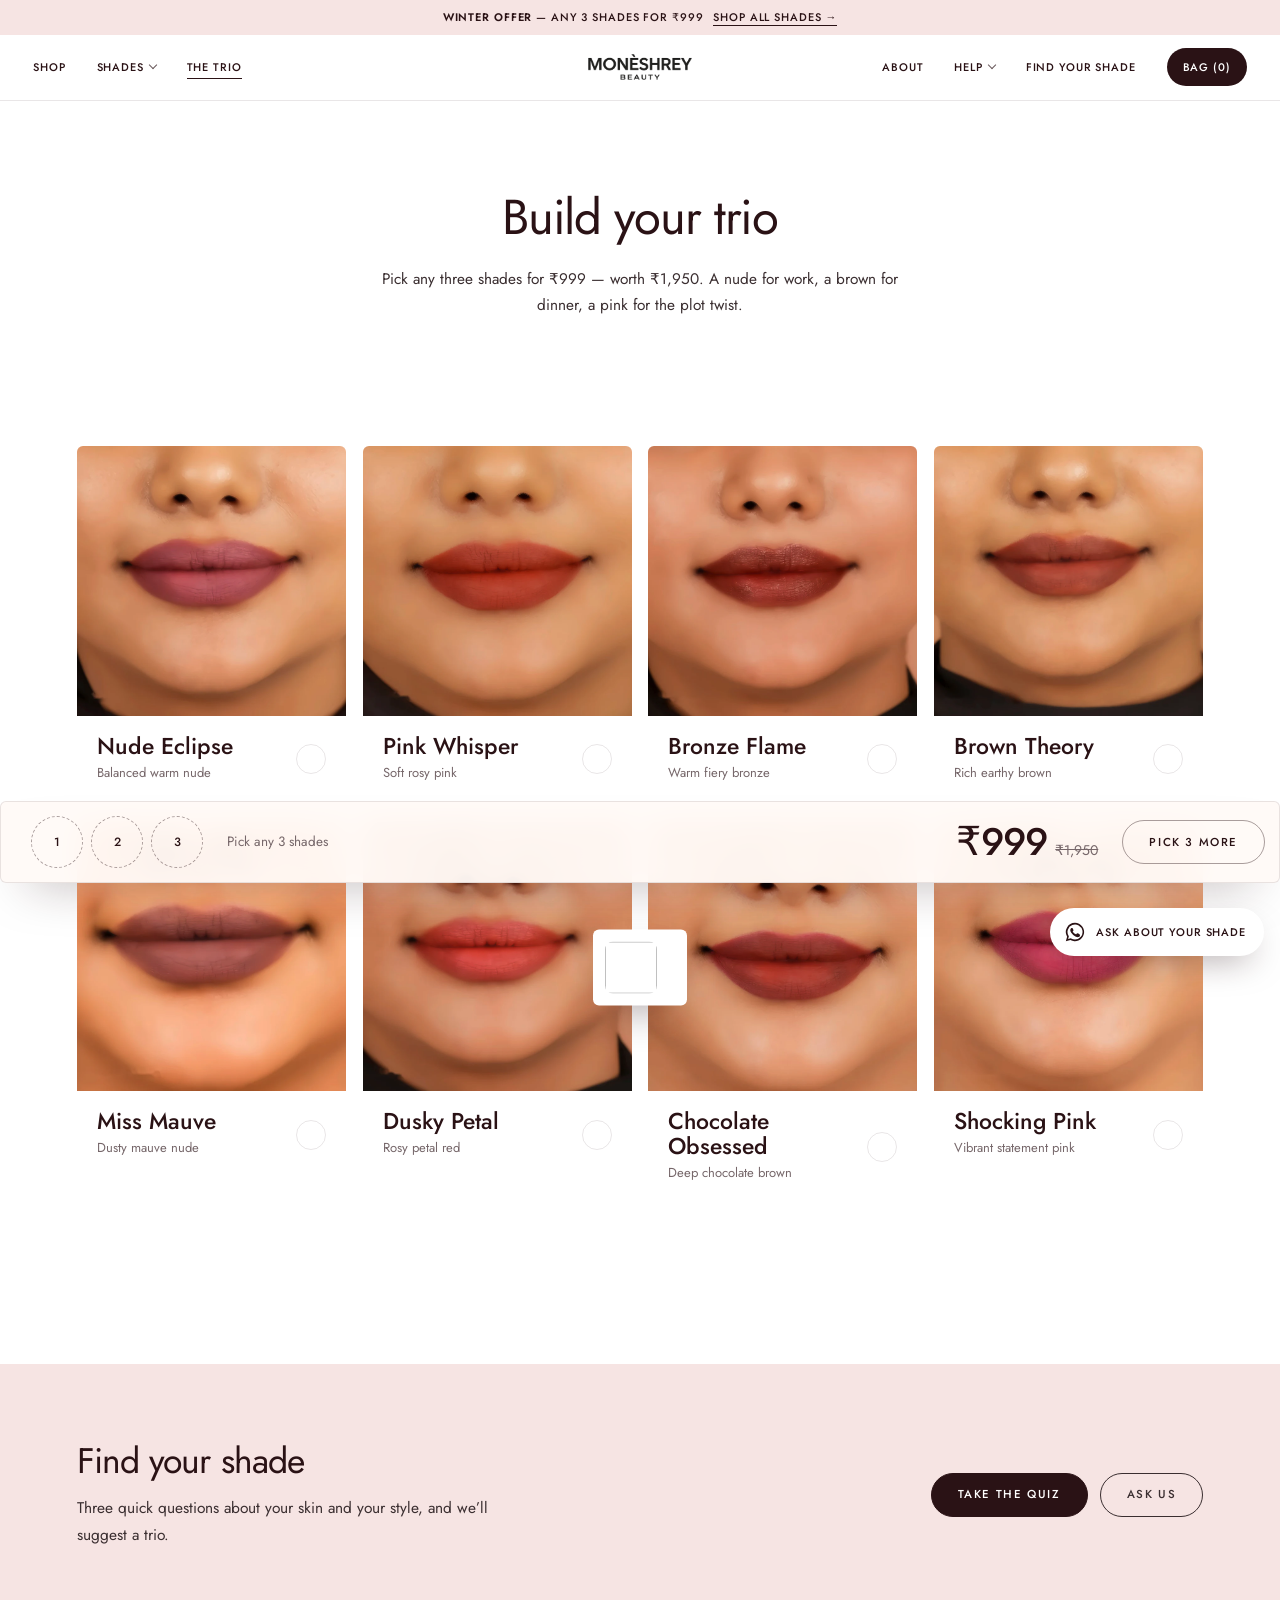
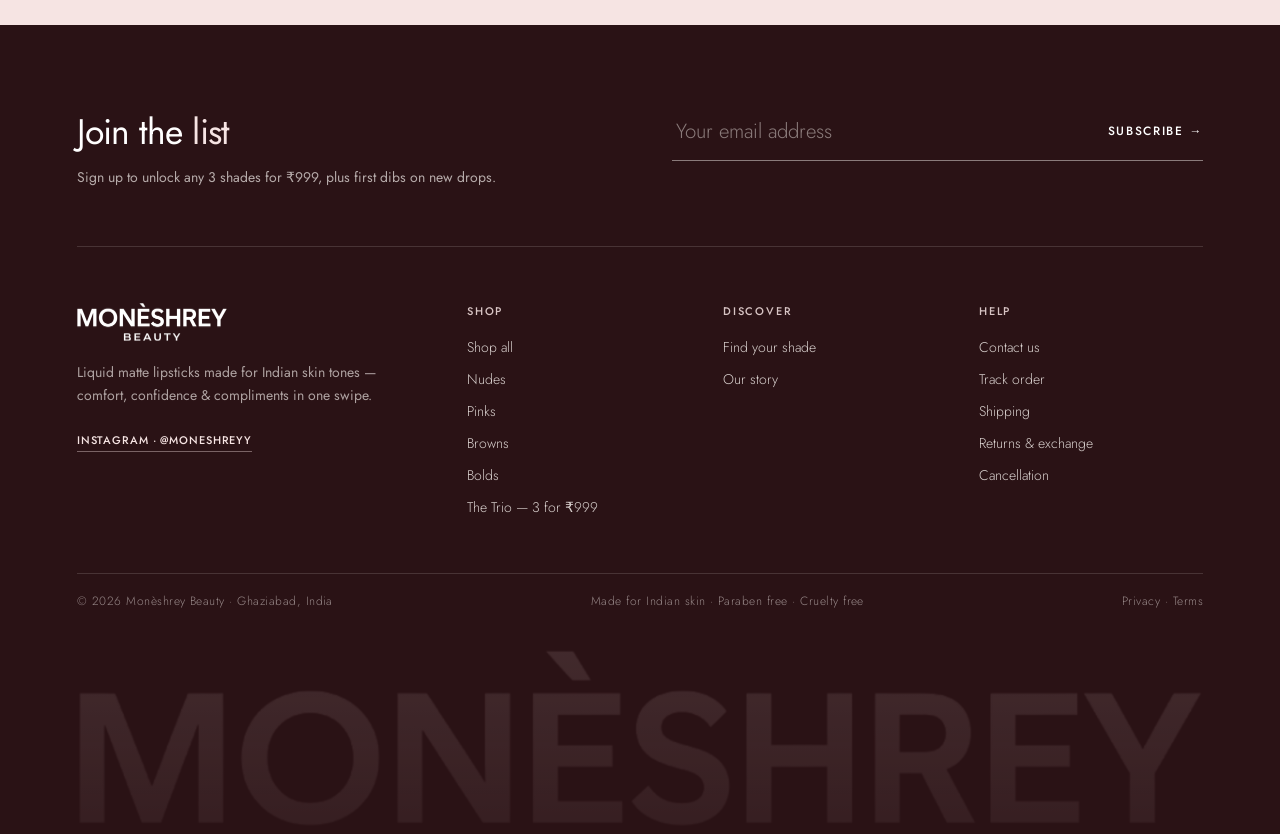
<file: trio.html>
<!DOCTYPE html>
<html lang="en">
<head>
<meta charset="utf-8">
<meta name="viewport" content="width=device-width, initial-scale=1, viewport-fit=cover">
<title>Build your trio – any 3 shades for ₹999 – Monèshrey</title>
<meta name="description" content="Pick any 3 Monèshrey liquid matte lipsticks for ₹999 (worth ₹1,950). Nudes, pinks, browns and bolds made for Indian skin.">
<meta name="theme-color" content="#FFFAF7">
<link rel="icon" href="data:image/svg+xml,%3Csvg xmlns='http://www.w3.org/2000/svg' viewBox='0 0 64 64'%3E%3Crect width='64' height='64' rx='14' fill='%232A1215'/%3E%3Ctext x='32' y='46' font-family='Georgia,serif' font-size='40' text-anchor='middle' fill='%23F3DCDC'%3EM%3C/text%3E%3C/svg%3E">
<link rel="preconnect" href="https://fonts.googleapis.com">
<link rel="preconnect" href="https://fonts.gstatic.com" crossorigin>
<link href="https://fonts.googleapis.com/css2?family=Cormorant+Garamond:ital,wght@0,400;0,500;0,600;1,400;1,500&family=Jost:wght@300;400;500;600&display=swap" rel="stylesheet">
<link rel="stylesheet" href="/assets/site.css">
</head>
<body data-page="trio">
<div class="page">
  <a class="ann ui" href="/shop"><b>Winter offer</b> — any 3 shades for ₹999 <u>Shop all shades →</u></a>
  <header class="sh ui" data-nav></header>

  <main>
    <section class="ph">
      <nav class="crumb ui" aria-label="Breadcrumb"><a href="/">Home</a><span>/</span><span>The Trio</span></nav>
      <h1 class="disp">Build your <em>trio</em></h1>
      <p>Pick any three shades for ₹999 — worth ₹1,950. A nude for work, a brown for dinner, a pink for the plot twist.</p>
    </section>

    <section class="box-s" aria-label="Choose three shades">
      <div class="pick" id="pick"></div>
    </section>

    <div class="trio-bar" id="tbar">
      <div class="slots" id="slots"></div>
      <span class="names" id="names"></span>
      <div class="sum"><b>₹999<s>₹1,950</s></b></div>
      <button class="pill solid" id="tAdd" type="button" disabled></button>
    </div>

    <section class="cta-band">
      <div>
        <span class="ui eyebrow">Not sure where to start?</span>
        <h2 class="disp">Find your <em>shade</em></h2>
        <p>Three quick questions about your skin and your style, and we’ll suggest a trio.</p>
      </div>
      <div class="act"><a class="pill solid" href="/find-your-shade">Take the quiz</a><a class="pill" id="waT" href="/contact">Ask us</a></div>
    </section>
  </main>

  <div id="site-foot"></div>
</div>

<script src="/assets/site.js"></script>
<script>
(() => {
const { S, $, lip, url, wa, note, pk, addTrio, bySlug, reveal } = window.MB;
let trio = [];
const pre = bySlug(new URLSearchParams(location.search).get('with') || '');
if (pre) trio.push(pre.i);
$('waT').href = wa('Hi Monèshrey! Can you help me pick a trio for my skin tone?');

$('pick').innerHTML = S.map(s => `
<button type="button" class="pk-c" data-i="${s.i}" aria-pressed="false" aria-label="${s.n}, ${s.t}">
  <span class="im"><img src="${lip(s, 900)}" alt="" loading="lazy"></span>
  <span class="tx"><span><b>${s.n}</b><small>${s.t}</small></span><span class="ck"><svg viewBox="0 0 14 14" fill="none" stroke="currentColor" stroke-width="1.6"><path d="m3 7.5 2.6 2.5L11 4.5"/></svg></span></span>
</button>`).join('');

const draw = () => {
  document.querySelectorAll('.pk-c').forEach(c => c.setAttribute('aria-pressed', trio.includes(+c.dataset.i)));
  $('slots').innerHTML = [0, 1, 2].map(k => { const s = trio[k] != null ? S[trio[k]] : null; return s ? `<button class="slot full" style="background:${s.c}" data-k="${k}" aria-label="Remove ${s.n}"></button>` : `<div class="slot">${k + 1}</div>`; }).join('');
  $('names').textContent = trio.length ? trio.map(i => S[i].n).join(' · ') : 'Pick any 3 shades';
  const b = $('tAdd'); b.disabled = trio.length < 3; b.textContent = trio.length < 3 ? `Pick ${3 - trio.length} more` : 'Add trio to bag';
};
$('pick').addEventListener('click', e => {
  const c = e.target.closest('.pk-c'); if (!c) return; const i = +c.dataset.i;
  if (trio.includes(i)) trio = trio.filter(x => x !== i);
  else if (trio.length >= 3) { note('Your trio is full', 'Tap a selected shade to swap it', pk(S[trio[0]], 400)); return; }
  else trio.push(i);
  draw();
});
$('slots').addEventListener('click', e => { const b = e.target.closest('.slot.full'); if (b) { trio.splice(+b.dataset.k, 1); draw(); } });
$('tAdd').addEventListener('click', () => { if (trio.length < 3) return; addTrio(trio); trio = []; draw(); });
draw();
reveal();
})();
</script>
</body>
</html>
</file>
<file: assets/site.css>
/*
VOICE   quiet confidence, with Monèshrey's cheek kept in the copy
IDEA    a vanity of rounded trays: every section sits in its own inset panel
PICTURE campaign photography, big and cropped; a sticky lip try-on that changes per shade
COLOUR  pink & black (brief): cream #FFFAF7 page, dusty powder pink #F3DCDC + white #FFFFFF panels, wine-black #2A1215 ink
TYPE    Cormorant Garamond (fine luxury serif, italic accents) for headings, Jost (geometric, fashion-house sans) for UI and copy
*/
:root{
  --cream:#FFFAF7; --sand:#FFFFFF; --blush:#F3DCDC; --ox:#2A1215; --ox-d:#4A2328;
  --ink:#34272A; --mute:#76676A; --line:rgba(42,18,21,.14);
  --disp:"Cormorant Garamond","Cormorant",Garamond,Georgia,serif; --ui:"Jost","Futura","Century Gothic",Helvetica,Arial,sans-serif; --body:"Jost","Futura","Century Gothic",Helvetica,Arial,sans-serif;
  --g:clamp(10px,1.3vw,18px); --r:16px; --ease:cubic-bezier(.2,.7,.2,1);
  --sec:clamp(12px,1.8vw,26px);            /* space between sections */
  --pad:clamp(24px,5vw,84px);              /* inner padding of every panel */
  --head:clamp(24px,3.4vw,52px);           /* space under a section heading */
}
*{box-sizing:border-box;min-width:0}
html{scroll-behavior:smooth;scroll-padding-top:80px;interpolate-size:allow-keywords;scrollbar-width:thin;scrollbar-color:rgba(42,18,21,.35) transparent}
::selection{background:var(--blush);color:var(--ox)}
/* fine paper grain over the whole page: the single biggest 'print, not screen' cue */
body::after{content:"";position:fixed;inset:0;z-index:300;pointer-events:none;opacity:.07;mix-blend-mode:multiply;background:url("data:image/svg+xml,%3Csvg xmlns='http://www.w3.org/2000/svg' width='220' height='220'%3E%3Cfilter id='n'%3E%3CfeTurbulence type='fractalNoise' baseFrequency='.9' numOctaves='2' stitchTiles='stitch'/%3E%3CfeColorMatrix values='0 0 0 0 .16 0 0 0 0 .07 0 0 0 0 .08 0 0 0 .55 0'/%3E%3C/filter%3E%3Crect width='100%25' height='100%25' filter='url(%23n)'/%3E%3C/svg%3E")}
body{margin:0;background:var(--cream);color:var(--ink);font:300 15.5px/1.7 var(--body);overflow-x:clip;-webkit-font-smoothing:antialiased}
img{display:block;max-width:100%}
a{color:inherit;text-decoration:none}
button{font:inherit;color:inherit;cursor:pointer;background:none;border:0;padding:0}
:focus-visible{outline:2px solid var(--ox);outline-offset:3px}
.page{padding:0 var(--g) var(--g);display:grid;gap:var(--sec);max-width:2200px;margin-inline:auto}
main{display:grid;gap:var(--sec)}
.panel{border-radius:var(--r);overflow:hidden;position:relative}
.ui{font:500 11.5px/1.35 var(--ui);text-transform:uppercase;letter-spacing:.14em}
.eyebrow{color:var(--ox)}
.disp{font-family:var(--disp);font-weight:500;letter-spacing:-.01em;line-height:1;color:var(--ox);margin:0}
/* Cormorant has a small x-height: scale every serif element up to match the old optical size */
.disp,.hero-txt h1,.row .nm,.try .lipcol .cap .n,.sum b,.specs dd,.story p:first-of-type::first-letter,.story .sig,.q blockquote,.reel .prod b,.vw .card b,.vals .lead,.dr-nav a,.it b,.tot b{font-size-adjust:ex-height .44}
.disp em{font-style:italic;font-weight:400}
.pill{display:inline-flex;align-items:center;justify-content:center;height:44px;padding:0 26px;border-radius:40px;border:1px solid currentColor;font:500 11.5px/1 var(--ui);text-transform:uppercase;letter-spacing:.14em;transition:background .4s,color .4s,border-color .4s;white-space:nowrap}
.pill:hover{background:var(--ox);border-color:var(--ox);color:var(--cream)}
.pill.solid{background:var(--ox);border-color:var(--ox);color:var(--cream)}
.pill.solid:hover{background:var(--ox-d);border-color:var(--ox-d)}
.pill.light{color:#fff}
.pill.light:hover{background:#fff;color:var(--ox);border-color:#fff}
.pill.light.solid{background:#fff;border-color:#fff;color:var(--ox)}
.pill.light.solid:hover{background:var(--blush);border-color:var(--blush)}
.pill[disabled]{opacity:.45;cursor:not-allowed}
.pill.solid[disabled]{background:transparent;color:var(--ox);border-color:rgba(42,18,21,.4);opacity:1}
.lnk{display:inline-flex;align-items:center;gap:8px;font:500 11.5px/1 var(--ui);text-transform:uppercase;letter-spacing:.14em;padding:8px 0 6px;border-bottom:1px solid currentColor;transition:gap .4s var(--ease)}
.lnk:hover{gap:14px}

/* announcement */
.ann{display:block;margin-top:var(--g);background:var(--blush);color:var(--ox);text-align:center;padding:11px 16px;border-radius:var(--r);overflow:hidden;white-space:nowrap}
.ann b{font-weight:600}
.ann u{text-decoration:none;border-bottom:1px solid currentColor;margin-left:6px}

/* hero */
.hero{height:min(calc(100vh - 70px),860px);min-height:560px;display:grid;grid-template-columns:1.15fr 1fr;background:var(--ox-d)}
.hero .im{position:relative;overflow:hidden}
.hero .im img{position:absolute;inset:0;width:100%;height:100%;object-fit:cover;transform:scale(1.04);transition:transform 3s var(--ease)}
.hero.on .im img{transform:scale(1)}
.hero .im1 img{object-position:55% 28%}
.hero .im2 img{object-position:42% 50%}
.hero::after{content:"";position:absolute;inset:auto 0 0 0;height:60%;background:linear-gradient(0deg,rgba(30,12,14,.66),rgba(30,12,14,0));pointer-events:none}
.nav{position:absolute;z-index:5;top:0;left:0;right:0;display:grid;grid-template-columns:1fr auto 1fr;align-items:center;padding:22px clamp(18px,2.4vw,34px);color:#fff}
.nav .l,.nav .r{display:flex;gap:clamp(18px,2.6vw,40px)}
.nav .r{justify-content:flex-end}
.nav a{position:relative}
.nav a::after{content:"";position:absolute;left:0;right:0;bottom:-3px;height:1px;background:currentColor;transform:scaleX(0);transition:transform .4s var(--ease)}
.nav a:hover::after{transform:scaleX(1)}
.nav .logo img{height:30px;width:auto;filter:brightness(0) invert(1)}
.nav .menu{display:none}
.hero-txt{position:absolute;z-index:4;left:calc(53.5% + clamp(18px,2.4vw,34px));bottom:clamp(24px,3.4vw,48px);right:clamp(18px,2.4vw,34px);color:#fff}
.hero-txt .k{margin:0 0 14px;opacity:.9}
.hero-txt h1{font-family:var(--disp);font-weight:500;font-size:clamp(30px,3.3vw,56px);line-height:1.04;letter-spacing:-.02em;margin:0 0 14px;max-width:620px}
.hero-txt h1 em{font-style:italic}
.hero-txt .sub{margin:0 0 24px;font-size:14px;opacity:.88;max-width:520px}
.hero-txt .ctas{display:flex;gap:10px;flex-wrap:wrap}
.hero-txt>*{opacity:0;transform:translateY(22px);transition:opacity 1.1s var(--ease),transform 1.3s var(--ease)}
.hero.on .hero-txt>*{opacity:1;transform:none}
.hero.on .hero-txt>:nth-child(2){transition-delay:.12s}.hero.on .hero-txt>:nth-child(3){transition-delay:.24s}.hero.on .hero-txt>:nth-child(4){transition-delay:.36s}

/* trust strip (brief: directly under the hero) — quiet, hairline, static on desktop */
.trust{border:1px solid var(--line);border-radius:var(--r);overflow:hidden;color:var(--ox);background:var(--cream)}
.trust-t{display:flex;justify-content:space-between;align-items:center;gap:0;margin:0;padding:0 clamp(18px,3vw,48px);list-style:none;min-height:58px}
.trust-t li{display:flex;align-items:center;gap:10px;white-space:nowrap;font:400 11.5px/1 var(--ui);text-transform:uppercase;letter-spacing:.18em}
.trust-t li svg{width:15px;height:15px;flex:none;opacity:.8}
.trust-t li.dup{display:none}
@media (max-width:1100px){
  .trust-t{justify-content:flex-start;width:max-content;padding:0;gap:44px;animation:mq 45s linear infinite}
  .trust-t li.dup{display:flex}
  .trust-t li:first-child{margin-left:22px}
}
@keyframes mq{to{transform:translateX(calc(-50% - 22px))}}

/* sticky mini header */
.mini{position:fixed;z-index:60;top:10px;left:50%;transform:translate(-50%,-90px);transition:transform .5s var(--ease);background:rgba(255,250,247,.9);backdrop-filter:blur(14px);-webkit-backdrop-filter:blur(14px);border-radius:40px;padding:8px 8px 8px 22px;display:flex;align-items:center;gap:22px;box-shadow:0 10px 30px -14px rgba(42,18,21,.35);color:var(--ox);white-space:nowrap}
.mini.on{transform:translate(-50%,0)}
.mini img{height:20px;width:auto}
.mini .bag{display:inline-flex;align-items:center;gap:8px;height:36px;padding:0 16px;border-radius:30px;background:var(--ox);color:var(--cream)}
.mini .mm{display:none;height:36px;padding:0 4px}

/* product grid (desktop) / swipe rail (phone) */
.rail-wrap{background:var(--sand);padding:var(--pad) 0}
.rail-head{display:flex;justify-content:space-between;align-items:end;gap:12px 24px;flex-wrap:wrap;padding:0 var(--pad) var(--head);color:var(--ox)}
.rail-head h2{font-size:clamp(34px,3.6vw,58px)}
.rail-head .ui{display:block;margin-bottom:10px}
.rail{display:grid;grid-auto-flow:column;grid-auto-columns:clamp(250px,26vw,370px);gap:var(--g);overflow-x:auto;scroll-snap-type:x mandatory;scroll-padding:0 var(--pad);padding:0 var(--pad);scrollbar-width:none;cursor:grab}
.rail::-webkit-scrollbar{display:none}
.rail.drag{cursor:grabbing;scroll-snap-type:none}
.pc{scroll-snap-align:start;background:var(--cream);transition:transform .7s var(--ease),box-shadow .7s var(--ease);border-radius:var(--r);overflow:hidden;padding:22px;display:flex;flex-direction:column;height:clamp(400px,36vw,480px);position:relative;user-select:none}
.pc .top{display:flex;justify-content:space-between;align-items:start;gap:10px}
.pc .nm{font-size:clamp(28px,2.4vw,38px)}
.pc .tag{flex:none;font:500 10px/1 var(--ui);text-transform:uppercase;letter-spacing:.14em;border:1px solid var(--line);color:var(--ox);border-radius:20px;padding:7px 10px}
.pc .stage{flex:1;position:relative;margin:12px 0 14px;min-height:200px;border-radius:10px;overflow:hidden;isolation:isolate;background:var(--cream)}
.pc .stage img{position:absolute;inset:0;width:100%;height:100%;object-fit:contain;mix-blend-mode:multiply;transition:opacity .7s,transform 1.1s var(--ease);pointer-events:none}
.pc .stage img.lip{object-fit:cover;object-position:50% 45%;mix-blend-mode:normal;opacity:0;transform:scale(1.18);transform-origin:50% 45%}
.pc:hover .stage img.lip{opacity:1;transform:scale(1.1)}
.pc:hover .stage img:not(.lip){opacity:0}
.pc .bot{display:flex;justify-content:space-between;align-items:end;gap:10px;transition:opacity .4s}
.pc .bot b{display:block;font:500 11px/1.3 var(--ui);text-transform:uppercase;letter-spacing:.14em;color:var(--ox)}
.pc .bot small{font:13px/1.4 var(--ui);color:var(--mute)}
.pc .pr{font:500 24px/1 var(--disp);font-size-adjust:ex-height .44;color:var(--ox);text-align:right;white-space:nowrap}
.pc .pr s{display:block;font:300 12px/1.6 var(--ui);font-size-adjust:none;color:var(--mute);margin-top:2px}
.pc .qa{position:absolute;left:22px;right:22px;bottom:22px;z-index:3;height:44px;border-radius:40px;background:var(--ox);color:var(--cream);font:500 11.5px var(--ui);text-transform:uppercase;letter-spacing:.14em;opacity:0;transform:translateY(8px);transition:opacity .4s,transform .4s var(--ease)}
.pc:hover .qa,.pc .qa:focus-visible{opacity:1;transform:none}
@media (hover:hover) and (min-width:901px){.pc:hover .bot{opacity:0}.pc:hover{transform:translateY(-6px);box-shadow:0 30px 60px -36px rgba(42,18,21,.45)}}
.pc .stage img:not(.lip){transform:scale(1.16)}
@media (min-width:901px){.rail.four{grid-auto-flow:row;grid-template-columns:repeat(4,minmax(0,1fr));overflow:visible;cursor:auto;scroll-snap-type:none}.rail-wrap .bar{display:none}.rail.four .pc{height:auto;aspect-ratio:3/4.2;padding:26px}.rail.four .pc .stage{margin:18px 0 20px}.rail.four .pc .stage img:not(.lip){transform:scale(1.24)}}
.bar{height:2px;background:var(--line);margin:24px var(--pad) 0;border-radius:2px;overflow:hidden}
.bar i{display:block;height:100%;width:30%;background:var(--ox);transition:transform .15s linear}

/* split banners */
.split{display:grid;grid-template-columns:1fr 1fr;min-height:min(78vh,720px)}
.split .txt{background:var(--sand);padding:var(--pad);display:flex;flex-direction:column;justify-content:center;align-items:flex-start;gap:clamp(16px,1.8vw,24px)}
.split.blush .txt{background:var(--blush)}
.split .txt h2{font-size:clamp(42px,4.8vw,80px)}
.split .txt p{max-width:440px;margin:0;color:var(--ink);font-size:16px}
.split .pic{position:relative;overflow:hidden}
.split .pic img{position:absolute;inset:0;width:100%;height:100%;object-fit:cover}
.split.rev .pic{order:-1}
.reveal{clip-path:inset(7% 7% 7% 7% round var(--r));transition:clip-path 1.6s var(--ease)}
.reveal img{transform:scale(1.14);transition:transform 2.2s var(--ease)}
.reveal.in{clip-path:inset(0 0 0 0 round 0)}
.reveal.in img{transform:none}
.facts{display:flex;flex-wrap:wrap;gap:6px 0;color:var(--ox)}
.facts span:not(:last-child)::after{content:"·";margin:0 12px;opacity:.6}

/* try-on */
.try{display:grid;grid-template-columns:1fr 1fr;gap:var(--g);align-items:start}
.try .lipcol{position:sticky;top:var(--g);height:calc(100vh - var(--g)*2);max-height:860px;border-radius:var(--r);overflow:hidden;background:#cfa996}
.try .lipcol img{position:absolute;inset:0;width:100%;height:100%;object-fit:cover;object-position:50% 45%;transform:scale(1.04);transform-origin:50% 45%;transition:opacity .7s}
.try .lipcol .cap{position:absolute;left:22px;bottom:22px;right:22px;display:flex;justify-content:space-between;align-items:end;gap:12px;color:#fff;z-index:2}
.try .lipcol .cap .n{font-family:var(--disp);font-style:italic;font-weight:400;font-size:clamp(36px,3.8vw,60px);line-height:.95;letter-spacing:-.02em}
.try .lipcol .cap .e{display:block;margin-top:8px;opacity:.85}
.try .lipcol .cnt{font:500 12px var(--ui);letter-spacing:.14em}
.try .lipcol::after{content:"";position:absolute;inset:auto 0 0 0;height:40%;background:linear-gradient(0deg,rgba(30,12,14,.55),transparent)}
.list{background:var(--sand);border-radius:var(--r);padding:var(--pad)}
.list .hd{display:flex;justify-content:space-between;align-items:end;gap:16px;margin-bottom:var(--head)}
.list .hd h2{font-size:clamp(38px,4vw,64px)}
.list .hd p{margin:0;color:var(--mute);max-width:230px;font-size:14px}
.row{display:grid;grid-template-columns:86px 1fr auto;gap:20px;align-items:center;padding:16px 0;border-top:1px solid var(--line);cursor:pointer;transition:padding .4s var(--ease),background .4s}
.row:last-of-type{border-bottom:1px solid var(--line)}
.row .th{width:86px;height:86px;border-radius:10px;background:var(--cream);overflow:hidden;position:relative}
.row .th img{width:100%;height:100%;object-fit:contain;mix-blend-mode:multiply}
.row .nm{font-family:var(--disp);font-weight:500;font-size:26px;line-height:1;color:var(--ox);display:flex;align-items:center;gap:10px}
.row .nm i{width:12px;height:12px;border-radius:50%;flex:none;box-shadow:inset 0 -3px 5px rgba(0,0,0,.2)}
.row small{display:block;font:13px/1.4 var(--ui);color:var(--mute);margin-top:6px}
.row .r{display:flex;align-items:center;gap:14px}
.row .p{font:500 21px/1 var(--disp);font-size-adjust:ex-height .44;color:var(--ox);white-space:nowrap}
.row .p s{font:300 12px var(--ui);font-size-adjust:none;color:var(--mute);margin-left:6px}
.row.act{padding-left:12px;background:linear-gradient(90deg,rgba(243,220,220,.9),rgba(243,220,220,0))}
.row .pill{height:36px;padding:0 18px}
.consult{display:flex;align-items:center;justify-content:space-between;gap:12px 20px;flex-wrap:wrap;margin-top:32px;color:var(--ink);font-size:14px}
.consult p{margin:0}

/* trio */
.trio-c{display:flex;flex-direction:column;gap:18px;align-items:flex-start}
.slots{display:flex;gap:10px}
.slot{width:62px;height:62px;border-radius:50%;border:1px dashed rgba(42,18,21,.4);display:grid;place-items:center;font:500 12px var(--ui);color:var(--ox);position:relative}
.slot.full{border:2px solid var(--cream);box-shadow:0 0 0 1px var(--ox),inset 0 -8px 12px rgba(0,0,0,.22)}
.slot.full::after{content:"×";position:absolute;top:-5px;right:-5px;width:20px;height:20px;border-radius:50%;background:var(--ox);color:var(--cream);font:600 13px/20px var(--ui);text-align:center}
.chips{display:flex;flex-wrap:wrap;gap:6px;max-width:520px}
.chip{height:36px;border-radius:30px;border:1px solid var(--line);background:rgba(255,250,247,.7);padding:0 14px 0 6px;display:inline-flex;align-items:center;gap:8px;font:500 11px var(--ui);text-transform:uppercase;letter-spacing:.12em;color:var(--ox);transition:.3s}
.chip i{width:22px;height:22px;border-radius:50%}
.chip:hover{border-color:var(--ox);background:var(--cream)}
.sum{display:flex;align-items:center;gap:18px;flex-wrap:wrap}
.sum b{font-family:var(--disp);font-weight:500;font-size:48px;letter-spacing:-.02em;line-height:1;color:var(--ox)}
.sum s{font:14px var(--ui);color:var(--mute);margin-left:8px;letter-spacing:0}

/* formula specs + story */
.specs{display:grid;grid-template-columns:repeat(2,minmax(0,1fr));gap:0 28px;margin:0;width:100%;max-width:520px}
.specs div{border-top:1px solid var(--line);padding:12px 0}
.specs dt{color:var(--mute);margin-bottom:4px}
.specs dd{margin:0;font-family:var(--disp);font-size:19px;line-height:1.2;color:var(--ox)}
.story{background:var(--cream);border:1px solid var(--line);padding:var(--pad);display:grid;grid-template-columns:1fr 1.1fr;gap:clamp(28px,5vw,90px);align-items:start}
.story h2{font-size:clamp(42px,5vw,84px)}
.story .ui{display:block;margin-bottom:18px}
.story p{margin:0 0 18px;font-size:clamp(16px,1.25vw,19px);line-height:1.7;max-width:600px}
.story p:first-of-type::first-letter{font-family:var(--disp);float:left;font-size:3.7em;line-height:.82;margin:5px 8px 0 -2px;color:var(--ox)}
.story .sig{font-family:var(--disp);font-style:italic;font-size:20px;color:var(--ox);margin-top:26px}

/* reviews */
.revs{background:var(--blush);padding:var(--pad)}
.revs .hd{display:flex;justify-content:space-between;align-items:end;gap:16px 24px;flex-wrap:wrap;margin-bottom:var(--head)}
.revs .hd h2{font-size:clamp(38px,4.2vw,68px)}
.revs .hd .ui{display:block;margin-bottom:10px}
.revs .ctas{display:flex;gap:10px;flex-wrap:wrap;color:var(--ox)}
.qs{display:grid;grid-template-columns:repeat(3,minmax(0,1fr));gap:var(--g)}
.q{background:var(--cream);border-radius:var(--r);padding:clamp(22px,2.6vw,36px);display:flex;flex-direction:column;gap:20px;margin:0}
.q .st{color:var(--ox);letter-spacing:.2em;font-size:13px}
.q blockquote{margin:0;font-family:var(--disp);font-style:italic;font-size:clamp(21px,1.8vw,28px);line-height:1.25;color:var(--ox);flex:1}
.q figcaption{display:flex;align-items:center;gap:10px;color:var(--mute)}
.q figcaption i{width:14px;height:14px;border-radius:50%;flex:none}
.revs .note{margin:24px 0 0;font:12px var(--ui);color:var(--mute)}

/* reels */
.reels{background:var(--sand);padding:var(--pad)}
.reels .hd{display:flex;justify-content:space-between;align-items:end;gap:16px;margin-bottom:var(--head);flex-wrap:wrap}
.reels .hd h2{font-size:clamp(36px,3.8vw,60px)}
.reels .hd .ui{display:block;margin-bottom:10px}
.reels .hd p{margin:10px 0 0;font-size:14px;color:var(--mute);max-width:420px}
.reels .rail{padding:0;grid-auto-columns:clamp(200px,18vw,270px)}
.reel{position:relative;aspect-ratio:9/16;border-radius:12px;overflow:hidden;background:#1E0E10;scroll-snap-align:start;cursor:pointer}
.reel video,.reel .po{position:absolute;inset:0;width:100%;height:100%;object-fit:cover}
.reel .po{transition:opacity .5s}
.reel.playing .po{opacity:0}
.reel::after{content:"";position:absolute;inset:auto 0 0 0;height:45%;background:linear-gradient(0deg,rgba(24,10,12,.7),transparent);pointer-events:none}
.reel .by{position:absolute;z-index:2;top:10px;left:10px;font:600 11.5px var(--ui);color:#fff;background:rgba(24,10,12,.35);backdrop-filter:blur(8px);border-radius:20px;padding:6px 10px}
.reel .by:empty{display:none}
.reel .pl{position:absolute;z-index:2;top:10px;right:10px;width:30px;height:30px;border-radius:50%;background:rgba(24,10,12,.35);backdrop-filter:blur(8px);display:grid;place-items:center;color:#fff}
.reel .pl svg{width:12px;height:12px}
.reel .prod{position:absolute;z-index:2;left:8px;right:8px;bottom:8px;background:rgba(255,250,247,.94);border-radius:10px;padding:6px;display:flex;align-items:center;gap:8px}
.reel .prod img{width:40px;height:40px;border-radius:6px;object-fit:contain;background:#fff;flex:none}
.reel .prod div{flex:1;min-width:0}
.reel .prod b{display:block;font-family:var(--disp);font-weight:500;font-size:16px;line-height:1.1;color:var(--ox);white-space:nowrap;overflow:hidden;text-overflow:ellipsis}
.reel .prod small{font:10.5px var(--ui);text-transform:uppercase;letter-spacing:.12em;color:var(--mute)}
.reel .prod button{flex:none;width:32px;height:32px;border-radius:50%;background:var(--ox);color:var(--cream);font:400 20px/1 var(--ui);display:grid;place-items:center}
.reels .ft{display:flex;align-items:center;gap:12px;margin-top:24px}
.reels .ft .bar{flex:1;margin:0}
.arr{flex:none;width:40px;height:40px;border-radius:50%;border:1px solid var(--line);color:var(--ox);display:grid;place-items:center;transition:background .3s,color .3s,border-color .3s}
.arr:hover{background:var(--ox);border-color:var(--ox);color:var(--cream)}
.arr svg{width:14px;height:14px}
/* reel viewer */
.vw{position:fixed;inset:0;z-index:100;background:rgba(20,9,11,.92);backdrop-filter:blur(10px);display:none;align-items:center;justify-content:center;gap:clamp(10px,3vw,40px)}
.vw.on{display:flex}
.vw .stage{position:relative;height:min(88vh,820px);aspect-ratio:9/16;max-width:calc(100vw - 24px);border-radius:16px;overflow:hidden;background:#000}
.vw video{width:100%;height:100%;object-fit:cover;display:block}
.vw .bars{position:absolute;top:10px;left:10px;right:10px;display:flex;gap:4px;z-index:3}
.vw .bars i{flex:1;height:2.5px;border-radius:2px;background:rgba(255,255,255,.35);overflow:hidden}
.vw .bars i b{display:block;height:100%;width:0;background:#fff}
.vw .bars i.done b{width:100%}
.vw .top{position:absolute;z-index:3;top:22px;left:12px;right:12px;display:flex;justify-content:space-between;align-items:center;color:#fff;font:600 13px var(--ui)}
.vw .top button{width:36px;height:36px;border-radius:50%;background:rgba(0,0,0,.35);display:grid;place-items:center;color:#fff}
.vw .top button svg{width:16px;height:16px}
.vw .top .ctl{display:flex;gap:8px}
.vw .card{position:absolute;z-index:3;left:12px;right:12px;bottom:12px;background:var(--cream);border-radius:12px;padding:10px;display:flex;align-items:center;gap:10px}
.vw .card img{width:56px;height:56px;border-radius:8px;object-fit:contain;background:#fff}
.vw .card div{flex:1;min-width:0}
.vw .card b{display:block;font-family:var(--disp);font-weight:500;font-size:20px;line-height:1.1;color:var(--ox)}
.vw .card small{font:12px var(--ui);color:var(--mute)}
.vw .card .pill{padding:0 16px}
.vw .nav-b{width:48px;height:48px;border-radius:50%;border:1px solid rgba(255,255,255,.4);color:#fff;display:grid;place-items:center;flex:none}
.vw .nav-b:hover{background:#fff;color:var(--ox)}
.vw .nav-b svg{width:16px;height:16px}
.vw .tapL,.vw .tapR{position:absolute;top:70px;bottom:90px;width:35%;z-index:2}
.vw .tapL{left:0}.vw .tapR{right:0}
@media (max-width:700px){.vw .nav-b{display:none}.vw .stage{height:100%;max-height:100dvh;width:100vw;max-width:none;border-radius:0;aspect-ratio:auto}}

/* values / faq */
.vals{display:grid;grid-template-columns:1.25fr 1fr;gap:var(--g)}
.vals .box{background:var(--sand);border-radius:var(--r);padding:var(--pad)}
.vals .lead{font:400 clamp(26px,2.5vw,40px)/1.18 var(--disp);letter-spacing:-.015em;color:var(--ox);margin:0 0 clamp(28px,3.4vw,52px);max-width:680px}
.vals .lead em{font-style:italic}
details{border-top:1px solid var(--line)}
details:last-child{border-bottom:1px solid var(--line)}
summary{list-style:none;cursor:pointer;display:flex;justify-content:space-between;align-items:center;gap:16px;padding:18px 0;font:500 15px var(--ui);color:var(--ox)}
summary::-webkit-details-marker{display:none}
summary span{font:300 22px/1 var(--ui);transition:transform .4s var(--ease)}
details[open] summary span{transform:rotate(45deg)}
details p{margin:0 0 18px;color:var(--ink);max-width:560px}
details::details-content{block-size:0;overflow:hidden;transition:block-size .6s var(--ease),content-visibility .6s allow-discrete}
details[open]::details-content{block-size:auto}
.vals .pic{border-radius:var(--r);overflow:hidden;position:relative;min-height:420px}
.vals .pic img{position:absolute;inset:0;width:100%;height:100%;object-fit:cover}
.vals .pic .ui{position:absolute;left:20px;bottom:20px;color:#fff;background:rgba(42,18,21,.5);backdrop-filter:blur(8px);padding:10px 15px;border-radius:30px}

/* footer */
/* footer: one dark wine panel — newsletter, links, legal, oversized wordmark bleeding off the bottom */
.foot{background:var(--ox);color:var(--cream);padding:var(--pad) var(--pad) 0;position:relative;overflow:hidden;--fl:rgba(255,250,247,.14)}
.foot .eb{display:block;color:var(--blush);opacity:.8;margin-bottom:14px}
.news{display:grid;grid-template-columns:1fr 1fr;gap:24px 64px;align-items:end;padding-bottom:clamp(36px,4.4vw,64px);border-bottom:1px solid var(--fl)}
.news h3{font-size:clamp(40px,4.6vw,72px);color:var(--cream);margin-bottom:14px;font-weight:400}
.news h3 em{color:var(--blush)}
.news p{margin:0;font-size:14px;color:rgba(255,250,247,.66);max-width:420px}
.news form{display:flex;align-items:center;border-bottom:1px solid rgba(255,250,247,.45);transition:border-color .3s}
.news form:focus-within{border-color:var(--blush)}
.news input[type=email]{flex:1;border:0;background:none;padding:0 4px;font:300 clamp(18px,1.6vw,22px) var(--ui);color:var(--cream);height:58px;min-width:0}
.news input::placeholder{color:rgba(255,250,247,.45)}
.news input:focus{outline:none}
.news .sub{border:0;background:none;color:var(--cream);font:500 12px var(--ui);letter-spacing:.14em;cursor:pointer;padding:0 0 0 16px;height:58px;white-space:nowrap}
.news .sub span{display:inline-block;transition:transform .3s}
.news .sub:hover span{transform:translateX(4px)}
.news .ok{font:13px var(--ui);margin-top:12px;min-height:1.3em;color:var(--blush)}
.cols{display:grid;grid-template-columns:1.6fr repeat(3,minmax(0,1fr));gap:36px 32px;padding:clamp(36px,4.4vw,64px) 0}
.cols .brand p{margin:20px 0 18px;font-size:14px;line-height:1.7;color:rgba(255,250,247,.62);max-width:300px}
.flogo{display:block;width:150px;aspect-ratio:4996/1250;background:var(--cream);-webkit-mask:url(/images/brand/logo-600.webp) left center/contain no-repeat;mask:url(/images/brand/logo-600.webp) left center/contain no-repeat}
.cols .ig{color:var(--blush);border-bottom:1px solid rgba(243,220,220,.4);padding-bottom:3px}
.cols h4{margin:0 0 18px;font:500 11px var(--ui);text-transform:uppercase;letter-spacing:.16em;color:var(--blush);opacity:.85}
.cols ul{list-style:none;margin:0;padding:0;display:grid;gap:12px;font:300 14px var(--ui);color:rgba(255,250,247,.82)}
.cols a{transition:color .25s}
.cols ul a:hover,.legal a:hover{color:var(--cream);text-decoration:underline;text-underline-offset:4px;text-decoration-thickness:1px}
.legal{display:flex;justify-content:space-between;gap:12px 24px;flex-wrap:wrap;border-top:1px solid var(--fl);padding:18px 0;font:300 12px var(--ui);letter-spacing:.04em;color:rgba(255,250,247,.5)}
.foot .wm{width:100%;aspect-ratio:4996/1250;margin:clamp(8px,1.6vw,24px) 0 -8.6%;background:linear-gradient(180deg,rgba(243,220,220,.2),rgba(243,220,220,.05));-webkit-mask:url(/images/brand/logo-2400.webp) center top/contain no-repeat;mask:url(/images/brand/logo-2400.webp) center top/contain no-repeat;pointer-events:none}

/* toast */
.toast{position:fixed;z-index:80;left:50%;bottom:16px;background:var(--cream);color:var(--ox);border-radius:var(--r);padding:12px 18px 12px 12px;display:flex;gap:12px;align-items:center;box-shadow:0 18px 40px -16px rgba(42,18,21,.45);transform:translate(-50%,160%);transition:transform .5s var(--ease);max-width:min(360px,calc(100vw - 32px))}
.toast.on{transform:translate(-50%,0)}
.toast img{width:52px;height:52px;border-radius:8px;object-fit:contain;background:var(--sand);mix-blend-mode:multiply}
.toast b{display:block;font:500 11.5px var(--ui);text-transform:uppercase;letter-spacing:.12em}
.toast small{font:13px var(--ui);color:var(--mute)}

/* whatsapp help */
.wa{position:fixed;z-index:70;right:16px;bottom:calc(16px + env(safe-area-inset-bottom));display:inline-flex;align-items:center;gap:10px;height:48px;padding:0 18px 0 14px;border-radius:40px;background:var(--cream);color:var(--ox);box-shadow:0 14px 34px -14px rgba(42,18,21,.5);transform:translateY(150%);transition:transform .5s var(--ease)}
.wa.on{transform:none}
.wa svg{width:22px;height:22px;flex:none}

/* drawers: menu (left) and bag (right) */
.drawer{position:fixed;inset:0;z-index:95;background:rgba(30,12,14,.45);backdrop-filter:blur(4px);-webkit-backdrop-filter:blur(4px);opacity:0;visibility:hidden;transition:opacity .4s,visibility 0s .4s}
.drawer.on{opacity:1;visibility:visible;transition:opacity .4s}
.dr-in{position:absolute;top:var(--g);bottom:var(--g);left:var(--g);width:min(420px,calc(100vw - var(--g)*2));background:var(--cream);border-radius:var(--r);padding:22px 22px calc(22px + env(safe-area-inset-bottom));display:flex;flex-direction:column;gap:26px;overflow-y:auto;transform:translateX(-106%);transition:transform .55s var(--ease)}
.drawer.right .dr-in{left:auto;right:var(--g);width:min(460px,calc(100vw - var(--g)*2));transform:translateX(106%);gap:18px}
.drawer.on .dr-in{transform:none}
.dr-top{display:flex;justify-content:space-between;align-items:center;color:var(--ox)}
.dr-top img{height:24px;width:auto}
.dr-top button{height:40px;padding:0 4px}
.dr-nav{display:grid;border-top:1px solid var(--line)}
.dr-nav a{font-family:var(--disp);font-weight:500;font-size:clamp(30px,8vw,40px);line-height:1;color:var(--ox);padding:16px 0;border-bottom:1px solid var(--line);display:flex;justify-content:space-between;align-items:center;gap:12px}
.dr-nav a span{font:500 11px var(--ui);letter-spacing:.14em;text-transform:uppercase;color:var(--mute)}
.dr-sub{display:flex;flex-wrap:wrap;gap:8px 20px;color:var(--ink);margin-top:auto}
.dr-in>.pill{height:48px;width:100%;flex:none}
/* bag */
.bag-h{font-size:30px}
.bag-h small{font-family:var(--ui);font-style:normal;margin-left:8px;color:var(--mute);vertical-align:middle}
.ship{background:var(--sand);border-radius:12px;padding:14px 16px}
.ship p{margin:0 0 10px;color:var(--ox)}
.ship .bar{margin:0;background:rgba(42,18,21,.12)}
.ship .bar i{width:0;transform:none;transition:width .6s var(--ease)}
.items{display:grid;flex:1;align-content:start}
.it{display:grid;grid-template-columns:72px 1fr auto;gap:14px;align-items:start;padding:14px 0;border-bottom:1px solid var(--line)}
.it img{width:72px;height:72px;border-radius:10px;object-fit:contain;background:var(--sand);mix-blend-mode:multiply}
.it b{display:block;font-family:var(--disp);font-weight:500;font-size:20px;line-height:1.1;color:var(--ox)}
.it small{display:block;font-size:12.5px;color:var(--mute);margin:3px 0 10px}
.qty{display:inline-flex;align-items:center;border:1px solid var(--line);border-radius:30px;height:32px}
.qty button{width:32px;height:30px;color:var(--ox);font-size:16px}
.qty span{min-width:20px;text-align:center;font:500 13px var(--ui)}
.it .pr{text-align:right;font:600 13px var(--ui);color:var(--ox);white-space:nowrap}
.it .pr s{display:block;font-weight:400;color:var(--mute)}
.it .rm{display:block;margin:12px 0 0 auto;font:12px var(--ui);color:var(--mute);text-decoration:underline;text-underline-offset:3px}
.empty{text-align:center;padding:36px 0;color:var(--mute);display:grid;gap:16px;justify-items:center}
.empty .disp{font-size:28px}
.upsell{display:flex;justify-content:space-between;align-items:center;gap:12px;background:var(--blush);border-radius:12px;padding:12px 16px;color:var(--ox);font-size:13.5px}
.upsell[hidden]{display:none}
.bag-ft{display:grid;gap:14px;border-top:1px solid var(--line);padding-top:16px}
.gift{display:flex;gap:12px;align-items:flex-start;cursor:pointer;font-size:14px}
.gift input{width:18px;height:18px;margin:2px 0 0;accent-color:var(--ox);flex:none}
.gift small{display:block;color:var(--mute);font-size:12.5px}
#giftNote{width:100%;min-height:70px;border:1px solid var(--line);border-radius:12px;background:#fff;padding:10px 12px;font:14px var(--ui);color:var(--ink);resize:vertical}
.tot{display:flex;justify-content:space-between;align-items:baseline;color:var(--ox)}
.tot b{font-family:var(--disp);font-weight:500;font-size:28px}
.bag-ft .pill{height:50px;width:100%}
.assure{list-style:none;margin:0;padding:0;display:flex;flex-wrap:wrap;justify-content:center;gap:4px 14px;color:var(--mute);font-size:10.5px}

/* reveal */
.rv{opacity:0;transform:translateY(28px);transition:opacity 1.2s,transform 1.2s var(--ease)}
.rv.in{opacity:1;transform:none}

/* ultra-wide: stop the composition stretching edge to edge */
@media (min-width:1800px){
  body{font-size:16px}
  .hero{height:min(calc(100vh - 70px),1040px)}
  .split{min-height:min(78vh,880px)}
  .try .lipcol{max-height:1000px}
}
/* small laptops */
@media (min-width:901px) and (max-width:1199px){
  .rail.four .pc{padding:18px}
  .rail.four .pc .stage{margin:12px 0 14px}
  .pc .nm{font-size:26px}
  .nav .l,.nav .r{gap:18px}
  .hero-txt{left:calc(53.5% + 18px)}
  .hero-txt .sub{font-size:13px}
}
@media (max-width:900px){
  .hero{grid-template-columns:1fr;height:auto;aspect-ratio:3/4.1;min-height:0;max-height:88vh;max-height:88svh}
  .hero .im1{display:none}
  .hero .im2 img{object-position:42% 50%}
  .nav{grid-template-columns:auto 1fr auto}
  .nav .l a,.nav .r a:not(.bagl){display:none}
  .nav .menu{display:block}
  .nav .logo{justify-self:center}
  .mini .mm{display:block}
  .split,.try,.vals,.news,.story{grid-template-columns:1fr}
  .split .pic{min-height:0;aspect-ratio:1/1.05;order:-1}
  #s1img{object-position:55% 28%!important}
  .try .lipcol{position:relative;top:0;height:auto;aspect-ratio:1}
  .cols{grid-template-columns:1fr 1fr}
  .cols .brand{grid-column:1/-1}
  .legal{flex-direction:column}
  .pc .qa{opacity:1;transform:none;position:static;margin-top:12px;flex:none}
  .pc{aspect-ratio:auto;min-height:440px}
  .hero-txt{left:clamp(18px,2.4vw,34px)}
  .mini a:not(.bag){display:none}
  .row{grid-template-columns:64px 1fr;gap:12px}
  .row .th{width:64px;height:64px}
  .row .r{grid-column:2;justify-content:space-between}
  .list .hd{flex-direction:column;align-items:start}
  .qs{grid-template-columns:1fr}
  .qs{grid-auto-flow:column;grid-auto-columns:min(82vw,420px);grid-template-columns:none;overflow-x:auto;scroll-snap-type:x mandatory;scrollbar-width:none;margin:0 calc(-1*var(--pad));padding:0 var(--pad);scroll-padding:0 var(--pad)}
  .qs::-webkit-scrollbar{display:none}
  .q{scroll-snap-align:start}
}
/* tablets: two columns where there is room, 2-up product grid instead of a swipe rail */
@media (min-width:601px) and (max-width:900px){
  .split{grid-template-columns:1fr 1fr;min-height:clamp(480px,70vw,620px)}
  .split .pic{aspect-ratio:auto;order:0}
  .split.rev .pic{order:-1}
  .try{grid-template-columns:1fr 1fr}
  .try .lipcol{position:sticky;top:76px;height:calc(100vh - 92px);height:calc(100svh - 92px);max-height:760px;aspect-ratio:auto}
  .rail.four{grid-auto-flow:row;grid-template-columns:repeat(2,minmax(0,1fr));overflow:visible;cursor:auto;scroll-snap-type:none}
  .rail.four .pc{height:auto;min-height:0;aspect-ratio:3/4.3}
  .rail-wrap .bar{display:none}
  .vals{grid-template-columns:1fr 1fr}
  .vals .pic{min-height:0}
}
/* phones */
@media (max-width:600px){
  .ann{white-space:normal;font-size:10.5px;line-height:1.45;padding:10px 12px}
  .rail-head{flex-direction:column;align-items:start}
  .try{gap:0}
  .try .lipcol{position:sticky;top:70px;z-index:2;aspect-ratio:auto;height:40vh;height:40svh;border-radius:var(--r) var(--r) 0 0}
  .try .list{border-radius:0 0 var(--r) var(--r)}
  .reels .rail{grid-auto-columns:58vw}
  .vals .pic{min-height:0;aspect-ratio:1}
  .hero-txt h1{font-size:clamp(28px,8.4vw,36px)}
  .hero-txt .sub{font-size:13px;margin-bottom:18px}
  .hero-txt .ctas .pill{flex:1 1 auto}
  .specs{grid-template-columns:1fr}
  .wa{height:48px;width:48px;padding:0;justify-content:center}
  .wa span{display:none}
  .story p:first-of-type::first-letter{font-size:3.4em}
}
@media (max-width:360px){
  .nav{padding:16px 14px}
  .nav .logo img{height:24px}
  .pc .nm{font-size:26px}
  .row .r{flex-wrap:wrap;gap:8px}
  .hero-txt .ctas{flex-direction:column;align-items:stretch}
}
/* phones held sideways */
@media (max-width:900px) and (orientation:landscape) and (max-height:560px){
  .hero{aspect-ratio:auto;max-height:none;min-height:100vh;min-height:100svh}
  .hero .im2 img{object-position:42% 45%}
  .hero-txt h1{font-size:26px;max-width:480px}
  .hero-txt .sub{display:none}
  .try .lipcol{height:calc(100vh - 92px);height:calc(100svh - 92px)}
  .split .pic{aspect-ratio:16/10}
}
/* bigger tap targets on touch screens */
@media (pointer:coarse){
  .row .pill{height:40px}
  .chip{height:40px}
  .nav a,.nav button{padding:8px 0}
}
@media (prefers-reduced-motion:reduce){
  *,*::before,*::after{transition:none!important;animation:none!important}
  .rv{opacity:1;transform:none}
  .reveal,.reveal img,.hero-txt>*{clip-path:none!important;transform:none!important;opacity:1!important}
}

/* =====================================================================
   SHARED CHROME FOR ALL PAGES
   ===================================================================== */
/* nav dropdowns (hero nav + inner header) */
.dd{position:relative}
.dd>button{display:inline-flex;align-items:center;gap:6px;font:inherit;letter-spacing:inherit;text-transform:inherit}
.dd>button::after{content:"";width:5px;height:5px;border:solid currentColor;border-width:0 1px 1px 0;transform:translateY(-2px) rotate(45deg);opacity:.7}
.dd-m{position:absolute;top:calc(100% + 14px);left:-18px;min-width:200px;background:var(--cream);color:var(--ox);border:1px solid var(--line);border-radius:14px;padding:10px;display:grid;box-shadow:0 24px 50px -30px rgba(42,18,21,.5);opacity:0;visibility:hidden;transform:translateY(-6px);transition:opacity .3s,transform .3s var(--ease),visibility 0s .3s;z-index:20}
.dd-m::before{content:"";position:absolute;inset:-16px 0 auto;height:16px}
.dd:hover .dd-m,.dd:focus-within .dd-m{opacity:1;visibility:visible;transform:none;transition:opacity .3s,transform .3s var(--ease)}
.dd-m a{padding:10px 12px;border-radius:9px;display:flex;justify-content:space-between;gap:16px}
.dd-m a::after{display:none}
.dd-m a:hover{background:var(--sand)}
.dd-m a i{width:10px;height:10px;border-radius:50%;align-self:center;flex:none}
.nav .dd>button{color:#fff}

/* inner-page header */
.sh{position:sticky;top:var(--g);z-index:60;display:grid;grid-template-columns:1fr auto 1fr;align-items:center;height:66px;padding:0 clamp(18px,2.6vw,36px);background:rgba(255,250,247,.9);backdrop-filter:blur(14px);-webkit-backdrop-filter:blur(14px);border:1px solid var(--line);border-radius:var(--r);color:var(--ox)}
.sh .l,.sh .r{display:flex;align-items:center;gap:clamp(18px,2.4vw,36px)}
.sh .r{justify-content:flex-end}
.sh a{position:relative}
.sh .l>a::after,.sh .r>a:not(.bagl)::after{content:"";position:absolute;left:0;right:0;bottom:-4px;height:1px;background:currentColor;transform:scaleX(0);transition:transform .4s var(--ease)}
.sh .l>a:hover::after,.sh .r>a:hover::after,.sh a[aria-current=page]::after{transform:scaleX(1)}
.sh .logo img{height:26px;width:auto}
.sh .menu{display:none}
.sh .bagl{display:inline-flex;align-items:center;height:38px;padding:0 16px;border-radius:30px;background:var(--ox);color:var(--cream)}

/* page head used on every inner page */
.ph{padding:clamp(40px,7vw,120px) var(--pad) clamp(28px,4vw,64px);text-align:center;display:grid;justify-items:center;gap:clamp(14px,1.6vw,22px)}
.ph h1{font-size:clamp(46px,6.4vw,104px)}
.ph p{margin:0;max-width:560px;font-size:clamp(15px,1.2vw,17px)}
/* breadcrumbs stay in the markup (SEO + screen readers) but are hidden on screen */
.crumb{position:absolute!important;width:1px;height:1px;padding:0;margin:-1px;overflow:hidden;clip:rect(0 0 0 0);clip-path:inset(50%);white-space:nowrap;border:0}
.sec-h{display:flex;justify-content:space-between;align-items:end;gap:12px 24px;flex-wrap:wrap;margin-bottom:var(--head)}
.sec-h h2{font-size:clamp(34px,3.8vw,60px)}
.sec-h .ui{display:block;margin-bottom:12px}
.box-s{background:var(--sand);border-radius:var(--r);padding:var(--pad)}
.box-c{background:var(--cream);border:1px solid var(--line);border-radius:var(--r);padding:var(--pad)}
.box-b{background:var(--blush);border-radius:var(--r);padding:var(--pad)}

/* forms */
.field{display:grid;gap:8px}
.field label{color:var(--mute)}
.field input,.field select,.field textarea{width:100%;height:50px;border:1px solid var(--line);border-radius:12px;background:#fff;padding:0 16px;font:16px var(--ui);color:var(--ink);transition:border-color .3s,box-shadow .3s}
.field textarea{height:auto;min-height:140px;padding:14px 16px;resize:vertical}
.field input:focus,.field select:focus,.field textarea:focus{outline:none;border-color:var(--ox);box-shadow:0 0 0 3px rgba(42,18,21,.08)}
.form{display:grid;gap:18px}
.form .two{display:grid;grid-template-columns:1fr 1fr;gap:18px}
.form .pill{height:52px}
.form .ok{min-height:1.4em;color:var(--ox);font-size:14px;margin:0}

/* product card as a link */
.pc a.ov{position:absolute;inset:0;z-index:2}
.pc .qa{z-index:4}

/* =====================================================================
   SHOP / SHADE WALL
   ===================================================================== */
.filters{display:flex;gap:8px;flex-wrap:wrap;justify-content:center}
.ph .filters{justify-self:stretch}
.filters button{height:42px;padding:0 20px;border-radius:40px;border:1px solid var(--line);font:500 11.5px var(--ui);text-transform:uppercase;letter-spacing:.14em;color:var(--ox);background:var(--cream);transition:.3s}
.filters button span{opacity:.55;margin-left:6px}
.filters button:hover{border-color:var(--ox)}
.filters button[aria-pressed=true]{background:var(--ox);border-color:var(--ox);color:var(--cream)}
.wall{display:grid;grid-template-columns:repeat(4,minmax(0,1fr));gap:var(--g)}
.wall .pc{height:auto;aspect-ratio:3/4.2;padding:26px}
.wall .pc .stage img:not(.lip){transform:scale(1.24)}
.wall .pc[hidden]{display:none}
.wall-wrap{background:var(--sand);border-radius:var(--r);padding:var(--pad)}
.wall-note{text-align:center;color:var(--mute);margin:var(--head) 0 0;font-size:14px}
.cta-band{display:grid;grid-template-columns:1.2fr 1fr;align-items:center;gap:var(--pad);background:var(--blush);border-radius:var(--r);padding:var(--pad)}
.cta-band h2{font-size:clamp(36px,4.4vw,72px)}
.cta-band p{margin:14px 0 0;max-width:460px}
.cta-band .act{display:flex;gap:12px;flex-wrap:wrap;justify-content:flex-end}

/* =====================================================================
   PRODUCT PAGE
   ===================================================================== */
.pdp{display:grid;grid-template-columns:1.15fr 1fr;gap:var(--sec);align-items:start}
.gal{display:grid;grid-template-columns:repeat(2,minmax(0,1fr));gap:var(--g)}
.gal figure{margin:0;border-radius:var(--r);overflow:hidden;background:#fff;aspect-ratio:1;position:relative}
.gal figure:first-child{grid-column:1/-1;aspect-ratio:1.05}
.gal img{width:100%;height:100%;object-fit:cover}
.gal figure.pk img{object-fit:contain;transform:scale(1.08)}
.gal figcaption{position:absolute;left:16px;bottom:14px;color:var(--ox);background:rgba(255,250,247,.88);backdrop-filter:blur(8px);border-radius:30px;padding:8px 13px}
.gal figure.lipf figcaption{color:#fff;background:rgba(30,12,14,.4)}
.dots{display:none}
.buy{position:sticky;top:calc(var(--g) + 82px);background:var(--sand);border-radius:var(--r);padding:clamp(24px,3.4vw,56px);display:grid;gap:clamp(18px,1.8vw,26px)}
.buy h1{font-size:clamp(46px,4.6vw,78px)}
.buy .tone{color:var(--mute);margin-top:-6px}
.rate{display:flex;align-items:center;gap:12px;color:var(--ox);font-size:13px}
.rate .st{letter-spacing:.18em}
.rate a{border-bottom:1px solid currentColor}
.price{display:flex;align-items:baseline;flex-wrap:wrap;gap:6px 12px;color:var(--ox)}
.price b{font:500 38px/1 var(--disp);font-size-adjust:ex-height .44}
.price s{color:var(--mute);font-size:15px}
.price .off{font:500 11px var(--ui);text-transform:uppercase;letter-spacing:.14em;border:1px solid var(--line);border-radius:20px;padding:6px 10px}
.price small{color:var(--mute);font-size:12.5px;width:100%}
.intro{margin:0;font-size:15.5px}
.sw-h{display:flex;justify-content:space-between;gap:10px;color:var(--ox)}
.sw-h span{color:var(--mute)}
.sw{display:flex;flex-wrap:wrap;gap:10px}
.sw a{width:40px;height:40px;border-radius:50%;box-shadow:inset 0 -6px 10px rgba(0,0,0,.18);position:relative;transition:transform .3s var(--ease)}
.sw a:hover{transform:scale(1.08)}
.sw a[aria-current=true]{outline:1.5px solid var(--ox);outline-offset:3px}
.addrow{display:grid;grid-template-columns:auto 1fr;gap:10px}
.addrow .qty{height:54px;border-radius:40px;background:var(--cream)}
.addrow .qty button{width:44px;height:52px}
.addrow .pill{height:54px}
.upsell-b{display:flex;justify-content:space-between;align-items:center;gap:14px;background:var(--blush);border-radius:14px;padding:16px 18px;color:var(--ox);font-size:14px;transition:background .3s}
.upsell-b:hover{background:#efd2d2}
.pin{display:grid;gap:10px}
.pin form{display:flex;border:1px solid var(--line);border-radius:40px;background:var(--cream);padding:4px}
.pin input{flex:1;border:0;background:none;padding:0 16px;height:44px;font:15px var(--ui);color:var(--ink);min-width:0}
.pin input:focus{outline:none}
.pin button{height:44px;padding:0 20px;border-radius:40px;font:500 11.5px var(--ui);text-transform:uppercase;letter-spacing:.14em;color:var(--ox)}
.pin p{margin:0;font-size:13.5px;color:var(--ox);min-height:1.4em}
.assure-l{list-style:none;margin:0;padding:clamp(16px,1.6vw,22px) 0 0;display:grid;gap:10px;border-top:1px solid var(--line)}
.assure-l li{display:flex;gap:12px;align-items:center;font-size:14px}
.assure-l svg{width:18px;height:18px;flex:none;color:var(--ox)}
.help-l{display:flex;justify-content:space-between;align-items:center;gap:10px;flex-wrap:wrap;font-size:14px}
.acc details:first-child{border-top:0}
.acc ul{margin:0 0 18px;padding-left:18px;display:grid;gap:6px}
.acc ol{margin:0 0 18px;padding-left:18px;display:grid;gap:8px}
.onlip{display:grid;grid-template-columns:1fr 1fr;gap:var(--g)}
.onlip .im{border-radius:var(--r);overflow:hidden;aspect-ratio:1;position:relative}
.onlip .im img{width:100%;height:100%;object-fit:cover}
.onlip .tx{background:var(--cream);border:1px solid var(--line);border-radius:var(--r);padding:var(--pad);display:flex;flex-direction:column;justify-content:center;gap:20px}
.onlip .tx h2{font-size:clamp(36px,4vw,64px)}
.onlip .tx p{margin:0;max-width:440px}
.stickbar{position:fixed;z-index:65;left:var(--g);right:var(--g);bottom:calc(var(--g) + env(safe-area-inset-bottom));display:none;align-items:center;gap:12px;background:rgba(255,250,247,.95);backdrop-filter:blur(14px);border:1px solid var(--line);border-radius:40px;padding:6px 6px 6px 18px;box-shadow:0 18px 40px -20px rgba(42,18,21,.5);transform:translateY(160%);transition:transform .5s var(--ease)}
.stickbar.on{transform:none}
.stickbar b{font:500 19px/1.1 var(--disp);font-size-adjust:ex-height .44;color:var(--ox);flex:1;white-space:nowrap;overflow:hidden;text-overflow:ellipsis}
.stickbar .pill{height:46px;padding:0 20px}

/* =====================================================================
   TRIO PAGE
   ===================================================================== */
.pick{display:grid;grid-template-columns:repeat(4,minmax(0,1fr));gap:var(--g)}
.pk-c{position:relative;border-radius:var(--r);overflow:hidden;background:var(--cream);text-align:left;display:grid;grid-template-rows:auto 1fr;transition:transform .5s var(--ease),box-shadow .5s var(--ease)}
.pk-c .im{aspect-ratio:1;overflow:hidden}
.pk-c .im img{width:100%;height:100%;object-fit:cover;transform:scale(1.05);transition:transform 1s var(--ease)}
.pk-c:hover .im img{transform:scale(1.1)}
.pk-c .tx{padding:18px 20px 20px;display:flex;justify-content:space-between;align-items:center;gap:12px}
.pk-c b{display:block;font:500 24px/1.05 var(--disp);font-size-adjust:ex-height .44;color:var(--ox)}
.pk-c small{color:var(--mute);font-size:13px}
.pk-c .ck{flex:none;width:30px;height:30px;border-radius:50%;border:1px solid var(--line);display:grid;place-items:center;color:transparent;transition:.3s}
.pk-c[aria-pressed=true]{box-shadow:0 0 0 2px var(--ox)}
.pk-c[aria-pressed=true] .ck{background:var(--ox);border-color:var(--ox);color:var(--cream)}
.pk-c .ck svg{width:14px;height:14px}
.trio-bar{position:sticky;bottom:calc(var(--g) + env(safe-area-inset-bottom));z-index:30;display:flex;align-items:center;justify-content:space-between;gap:16px 24px;flex-wrap:wrap;background:rgba(255,250,247,.95);backdrop-filter:blur(14px);border:1px solid var(--line);border-radius:var(--r);padding:14px 14px 14px clamp(16px,2.4vw,30px);box-shadow:0 24px 50px -30px rgba(42,18,21,.5)}
.trio-bar .slots{gap:8px}
.trio-bar .slot{width:52px;height:52px}
.trio-bar .sum b{font-size:40px}
.trio-bar .names{color:var(--mute);font-size:13.5px;flex:1;min-width:160px}

/* =====================================================================
   ABOUT
   ===================================================================== */
.ab-hero{display:grid;grid-template-columns:1fr 1fr;min-height:min(84vh,820px)}
.ab-hero .tx{background:var(--sand);padding:var(--pad);display:flex;flex-direction:column;justify-content:flex-end;gap:22px}
.ab-hero h1{font-size:clamp(50px,6vw,104px)}
.ab-hero p{margin:0;max-width:480px;font-size:clamp(15.5px,1.2vw,18px)}
.ab-hero .pic{position:relative;overflow:hidden}
.ab-hero .pic img{position:absolute;inset:0;width:100%;height:100%;object-fit:cover;object-position:55% 28%}
.longform{max-width:760px;margin:0 auto;font-size:clamp(16.5px,1.3vw,20px);line-height:1.8}
.longform p{margin:0 0 1.2em}
.longform p:first-of-type::first-letter{font-family:var(--disp);float:left;font-size:4.2em;line-height:.8;margin:8px 10px 0 -2px;color:var(--ox)}
.longform .sig{font-family:var(--disp);font-style:italic;font-size:22px;color:var(--ox)}
.pillars{display:grid;grid-template-columns:repeat(3,minmax(0,1fr));gap:var(--g)}
.pillar{background:var(--cream);border:1px solid var(--line);border-radius:var(--r);padding:clamp(26px,3vw,48px);display:grid;gap:16px;align-content:start}
.pillar .n{font:italic 400 40px/1 var(--disp);color:var(--ox);opacity:.5}
.pillar h3{font-size:clamp(26px,2.2vw,36px)}
.pillar p{margin:0}
.pillar ul{margin:0;padding:0;list-style:none;display:grid;gap:8px}
.pillar li{display:flex;gap:10px;align-items:center}
.pillar li::before{content:"";width:5px;height:5px;transform:rotate(45deg);background:var(--ox);opacity:.6;flex:none}
.duo{display:grid;grid-template-columns:1fr 1fr;gap:var(--g)}
.duo .im{border-radius:var(--r);overflow:hidden;aspect-ratio:4/5;position:relative}
.duo .im img{position:absolute;inset:0;width:100%;height:100%;object-fit:cover}

/* =====================================================================
   CONTACT / HELP
   ===================================================================== */
.ct{display:grid;grid-template-columns:1fr 1.15fr;gap:var(--sec);align-items:start}
.way{display:grid;grid-template-columns:44px 1fr auto;gap:16px;align-items:center;padding:20px 0;border-top:1px solid var(--line)}
.way:last-child{border-bottom:1px solid var(--line)}
.way .ic{width:44px;height:44px;border-radius:50%;background:var(--cream);display:grid;place-items:center;color:var(--ox)}
.way .ic svg{width:19px;height:19px}
.way b{display:block;font:500 22px/1.15 var(--disp);font-size-adjust:ex-height .44;color:var(--ox)}
.way small{color:var(--mute);font-size:13.5px}
.way .go{color:var(--ox)}
.addr{margin:clamp(24px,3vw,40px) 0 0;font-style:normal;color:var(--ink);line-height:1.8}
.tiles{display:grid;grid-template-columns:repeat(3,minmax(0,1fr));gap:var(--g)}
.tile{background:var(--cream);border:1px solid var(--line);border-radius:var(--r);padding:clamp(22px,2.4vw,34px);display:grid;gap:10px;transition:border-color .3s,transform .5s var(--ease)}
.tile:hover{border-color:var(--ox);transform:translateY(-3px)}
.tile svg{width:22px;height:22px;color:var(--ox)}
.tile b{font:500 26px/1.1 var(--disp);font-size-adjust:ex-height .44;color:var(--ox)}
.tile small{color:var(--mute);font-size:13.5px}
.hsec{display:grid;grid-template-columns:minmax(0,.8fr) minmax(0,1.4fr);gap:var(--pad);align-items:start;scroll-margin-top:100px}
.hsec h2{font-size:clamp(32px,3.2vw,52px)}
.hsec .bd p{margin:0 0 16px}
.hsec .bd ul{margin:0 0 16px;padding-left:18px;display:grid;gap:6px}
.todo{display:inline-block;font:500 10.5px var(--ui);letter-spacing:.14em;text-transform:uppercase;color:var(--mute);border:1px dashed rgba(42,18,21,.3);border-radius:20px;padding:6px 10px;margin-top:6px}

/* =====================================================================
   SHADE FINDER QUIZ
   ===================================================================== */
.quiz{max-width:1000px;margin:0 auto;width:100%}
.steps{display:flex;gap:8px;justify-content:center;margin-bottom:var(--head)}
.steps i{width:44px;height:3px;border-radius:3px;background:var(--line);transition:background .4s}
.steps i.on{background:var(--ox)}
.q-step{text-align:center;display:grid;gap:clamp(22px,2.4vw,36px)}
.q-step h2{font-size:clamp(34px,4vw,62px)}
.opts{display:grid;grid-template-columns:repeat(4,minmax(0,1fr));gap:var(--g)}
.opts.three{grid-template-columns:repeat(3,minmax(0,1fr))}
.opt{background:var(--cream);border:1px solid var(--line);border-radius:var(--r);padding:clamp(20px,2.2vw,30px) 16px;display:grid;justify-items:center;gap:12px;transition:border-color .3s,transform .5s var(--ease),box-shadow .4s}
.opt:hover{border-color:var(--ox);transform:translateY(-3px)}
.opt[aria-pressed=true]{box-shadow:0 0 0 2px var(--ox)}
.opt .sk{width:56px;height:56px;border-radius:50%;box-shadow:inset 0 -6px 12px rgba(0,0,0,.12)}
.opt b{font:500 24px/1.1 var(--disp);font-size-adjust:ex-height .44;color:var(--ox)}
.opt small{color:var(--mute);font-size:13px;line-height:1.5}
.q-nav{display:flex;justify-content:space-between;align-items:center;margin-top:clamp(22px,2.4vw,36px)}
.res{display:grid;grid-template-columns:repeat(3,minmax(0,1fr));gap:var(--g);text-align:left}
.res .pk-c{cursor:default}
.res .pk-c .tx{flex-wrap:wrap}
.res .rank{position:absolute;top:14px;left:14px;background:rgba(255,250,247,.9);border-radius:30px;padding:7px 12px;color:var(--ox)}
.res-act{display:flex;gap:12px;justify-content:center;flex-wrap:wrap}
.demo-note{text-align:center;color:var(--mute);font-size:12.5px;margin:0}

/* 404 */
.nf{min-height:60vh;display:grid;place-items:center;text-align:center;gap:20px;align-content:center}
.nf h1{font-size:clamp(60px,10vw,160px)}

/* =====================================================================
   RESPONSIVE — new pages
   ===================================================================== */
@media (max-width:1199px){
  .sh .l,.sh .r{gap:20px}
  .sh .r a.fys{display:none}
}
@media (max-width:1100px){
  .wall,.pick{grid-template-columns:repeat(3,minmax(0,1fr))}
  .pdp{grid-template-columns:1fr 1fr}
}
@media (max-width:900px){
  .sh{grid-template-columns:auto 1fr auto;height:58px}
  .sh .l>*:not(.menu),.sh .r>*:not(.bagl){display:none}
  .sh .menu{display:block}
  .sh .logo{justify-self:center}
  .sh .logo img{height:22px}
  .nav .dd{display:none}
  .wall,.pick{grid-template-columns:repeat(2,minmax(0,1fr))}
  .wall .pc{aspect-ratio:auto;min-height:0}
  .cta-band,.ab-hero,.ct,.hsec,.onlip{grid-template-columns:1fr}
  .cta-band .act{justify-content:flex-start}
  .ab-hero .pic{aspect-ratio:4/4.4;order:-1}
  .pdp{grid-template-columns:1fr}
  .buy{position:static}
  .gal{grid-template-columns:none;grid-auto-flow:column;grid-auto-columns:100%;overflow-x:auto;scroll-snap-type:x mandatory;scrollbar-width:none;gap:0;border-radius:var(--r)}
  .gal::-webkit-scrollbar{display:none}
  .gal figure,.gal figure:first-child{aspect-ratio:1;border-radius:0;scroll-snap-align:start;grid-column:auto}
  .dots{display:flex;justify-content:center;gap:6px;margin-top:12px}
  .dots i{width:6px;height:6px;border-radius:50%;background:var(--line);transition:background .3s,width .3s}
  .dots i.on{background:var(--ox);width:18px;border-radius:3px}
  .stickbar{display:flex}
  .pillars,.tiles{grid-template-columns:1fr 1fr}
  .opts{grid-template-columns:1fr 1fr}
  .res{grid-template-columns:1fr 1fr}
}
@media (max-width:600px){
  .wall,.pick{grid-template-columns:1fr 1fr;gap:8px}
  .wall-wrap{padding:12px}
  .wall .pc{padding:14px;aspect-ratio:auto}
  .wall .pc .nm{font-size:22px}
  .wall .pc .tag{display:none}
  .wall .pc .stage{min-height:150px;margin:8px 0}
  .wall .pc .bot b{font-size:9.5px;letter-spacing:.1em}
  .wall .pc .pr{font-size:19px}
  .wall .pc .qa{height:40px;font-size:10.5px;letter-spacing:.1em;margin-top:10px}
  .pk-c .tx{padding:12px 12px 14px}
  .pk-c b{font-size:19px}
  .pk-c small{font-size:12px}
  .pk-c .ck{width:26px;height:26px}
  .pillars,.tiles,.res{grid-template-columns:1fr}
  .opts.three{grid-template-columns:1fr}
  .form .two{grid-template-columns:1fr}
  .trio-bar{padding:12px}
  .trio-bar .names{display:none}
  .trio-bar .sum b{font-size:32px}
  .trio-bar .slot{width:44px;height:44px}
  .trio-bar .pill{flex:1}
  .ph{padding-top:clamp(32px,10vw,60px)}
  .filters{justify-content:flex-start;flex-wrap:nowrap;overflow-x:auto;scrollbar-width:none;margin:0 calc(-1*var(--pad));padding:0 var(--pad)}
  .filters::-webkit-scrollbar{display:none}
  .filters button{flex:none}
  .addrow .pill{font-size:11px;letter-spacing:.1em;padding:0 14px}
  .way{grid-template-columns:40px 1fr}
  .way .go{display:none}
  body.has-stick .wa{bottom:calc(84px + env(safe-area-inset-bottom))}
}

/* menu drawer: shade families row; hero nav on small laptops */
.dr-fam{display:flex;flex-wrap:wrap;gap:8px}
.dr-fam a{display:inline-flex;align-items:center;gap:8px;height:36px;padding:0 14px;border:1px solid var(--line);border-radius:30px;color:var(--ox)}
.dr-fam a i{order:-1;width:10px;height:10px;border-radius:50%}
@media (min-width:901px) and (max-width:1199px){.nav .r a.fys{display:none}}

/* =====================================================================
   EDITORIAL THEME — clean white, no boxed panels, more air.
   Sections run edge to edge on a white page and are divided by hairlines;
   colour is used once (powder-pink trio band) and wine for type + actions.
   Everything above stays as the base; this layer overrides it.
   ===================================================================== */
:root{
  --cream:#FFFFFF; --sand:#FFFFFF; --blush:#F6E4E3; --tile:#F8F4F2;
  --line:rgba(42,18,21,.1); --r:6px;
  --pad:clamp(22px,6vw,112px); --head:clamp(28px,4vw,64px); --sec:0px;
}
body{background:#fff}
.page{padding:0;gap:0;max-width:none}
.panel{border-radius:0}

/* announcement + header: full width, flat */
.ann{margin:0;border-radius:0;padding:10px 16px}
.sh{top:0;border-radius:0;border-left:0;border-right:0;border-top:0;border-bottom:1px solid var(--line);background:rgba(255,255,255,.92)}
.mini{background:rgba(255,255,255,.94);box-shadow:0 1px 0 var(--line),0 12px 30px -20px rgba(42,18,21,.4)}

/* hero edge to edge */
.hero{border-radius:0}

/* trust strip: a quiet ruled line, not a box */
.trust{border:0;border-bottom:1px solid var(--line);border-radius:0;background:#fff}
.trust-t{min-height:64px}

/* every section: white, separated by a hairline, generous vertical rhythm */
.page > section{border-top:1px solid var(--line)}
.page > section.hero,.page > .trust + section{border-top:0}
.rail-wrap{padding:clamp(56px,7vw,120px) 0}
.rail-head{padding:0 var(--pad) var(--head)}
.rail{padding:0 var(--pad);scroll-padding:0 var(--pad);gap:clamp(12px,1.6vw,24px)}
.rail.four{gap:clamp(12px,1.6vw,24px)}

/* product cards: soft tile, square corners, no shadow lift */
.pc,.wall .pc{background:var(--tile);border-radius:var(--r);box-shadow:none!important}
.pc:hover{transform:none}
.pc .tag{background:#fff}
.pc .stage{background:var(--tile)}
.row .th img,.toast img{mix-blend-mode:multiply}

/* split sections: text on white with real breathing room; images flush */
.split{min-height:min(84vh,780px)}
.split .txt{background:#fff;padding:clamp(40px,7vw,128px) var(--pad)}
.split.blush .txt{background:var(--blush)}
.split .pic,.split .pic img{border-radius:0}

/* try every shade: flush photo, list on white */
.try{gap:0;border-top:1px solid var(--line)}
.try .lipcol{top:0;height:100vh;max-height:none;border-radius:0}
.list{background:#fff;border-radius:0;padding:clamp(48px,6vw,112px) var(--pad)}
.row.act{background:linear-gradient(90deg,var(--tile),rgba(248,244,242,0))}
.row .th{background:var(--tile)}

/* reels, story, faq */
.reels{padding:clamp(56px,7vw,120px) var(--pad)}
.reel{border-radius:var(--r)}
.story{border:0;border-top:1px solid var(--line);padding:clamp(64px,8vw,140px) var(--pad);background:#fff}
.vals{gap:0;border-top:1px solid var(--line)}
.vals .box{background:#fff;border-radius:0;padding:clamp(56px,7vw,120px) var(--pad)}
.vals .pic{border-radius:0}

/* inner pages */
.box-s,.wall-wrap{background:#fff;border-radius:0}
.box-c{border-radius:0;border-left:0;border-right:0}
.box-b,.cta-band{border-radius:0}
.buy{background:var(--tile);border-radius:var(--r)}

/* footer flush to the edges */
.foot{border-radius:0}

@media (max-width:900px){
  .try .lipcol{height:auto;top:0}
  .split .txt{padding:48px var(--pad)}
}

/* =====================================================================
   PROFESSIONAL PASS — strip the decorative tells.
   One typeface family that matches the logo's geometric capitals,
   upright headings (no italic flourishes), no eyebrow labels on every
   section, no drop cap, no paper grain, calmer letter-spacing.
   ===================================================================== */
:root{--disp:"Jost","Futura","Century Gothic",Helvetica,Arial,sans-serif}
body::after{display:none}
.disp{font-weight:400;letter-spacing:-.025em;line-height:1.08}
.disp em,h1 em,h2 em,h3 em{font-style:normal}
.ui{letter-spacing:.08em;font-size:11px}

/* section headings: one restrained size, no label above */
.page h2.disp,.foot h3.disp{font-size:clamp(28px,2.9vw,44px)}
.rail-head .ui,.eyebrow,.story .ui,.vals .pic .ui,.foot .eb{display:none}
.hero-txt h1{font-weight:400;font-size:clamp(28px,3vw,48px);letter-spacing:-.03em;line-height:1.08}
.ph h1.disp{font-size:clamp(34px,4vw,60px)}

/* body copy a touch larger and darker for legibility */
body{font-weight:400;color:#3a2e30}
.split .txt p,.story p{font-size:16px;line-height:1.7}
.story p:first-of-type::first-letter{float:none;font:inherit;margin:0;color:inherit}

/* product cards: names and prices in the same family, quiet tag */
.pc .nm{font-size:clamp(20px,1.7vw,26px);font-weight:400;letter-spacing:-.02em}
.pc .pr{font:500 18px/1 var(--ui);font-size-adjust:none}
.pc .pr s{font-weight:400}
.pc .tag{background:none;border:0;padding:0;font:500 10.5px var(--ui);letter-spacing:.08em;color:var(--mute)}
.row .nm{font-size:20px;font-weight:400}
.row .p{font:500 15px var(--ui);font-size-adjust:none}
.try .lipcol .cap .n{font-style:normal;font-weight:400;letter-spacing:-.03em}
.sum b,.price b{font-family:var(--ui)}

/* trust strip: words only */
.trust-t li svg{display:none}

/* footer wordmark quieter */
.foot .wm{opacity:.6}
.hero-txt em,.hero-txt i,.vals .lead em,.cap em,.disp em{font-style:normal!important}
.vals .lead{font-family:var(--ui);font-weight:400;font-size:clamp(22px,2vw,30px);line-height:1.3;letter-spacing:-.02em}

/* =====================================================================
   HOME HERO · "R" — wordmark first. Nav on white, the Monèshrey logo
   set huge across the page, then copy on the left and the velvet
   campaign shot on the right.
   ===================================================================== */
.hero.hero-r{display:block;height:auto;min-height:0;max-height:none;aspect-ratio:auto;background:#fff;color:var(--ox);padding:0 clamp(18px,2.8vw,40px) clamp(18px,2.8vw,40px)}
.hero.hero-r::after{display:none}
.hero-r .nav{position:relative;color:var(--ox);padding:22px 0}
.hero-r .nav .logo{visibility:hidden}
.hero-r .nav .dd>button{color:var(--ox)}
.vh{position:absolute!important;width:1px;height:1px;overflow:hidden;clip-path:inset(50%);white-space:nowrap}
.wm-big{margin:clamp(4px,1vw,14px) 0 clamp(16px,2vw,28px);line-height:0;overflow:hidden}
.wm-img{display:block;width:min(100%,104vh);margin-inline:auto;aspect-ratio:4996/1250;background:var(--ox);-webkit-mask:url(/images/brand/logo-2400.webp) center/contain no-repeat;mask:url(/images/brand/logo-2400.webp) center/contain no-repeat;transform:translateY(102%);transition:transform 1.4s var(--ease)}
.hero-r.on .wm-img{transform:none}
.hr-grid{display:grid;grid-template-columns:minmax(0,1fr) minmax(0,2.2fr);gap:clamp(14px,1.6vw,24px);height:max(400px,calc(74vh - 178px));height:max(400px,calc(74svh - 178px))}
.hr-txt{display:flex;flex-direction:column;justify-content:space-between;padding:clamp(4px,1vw,14px) clamp(0px,1vw,14px) 4px 0}
.hr-h{margin:0;font:400 clamp(26px,2.5vw,40px)/1.1 var(--disp);letter-spacing:-.03em;max-width:420px}
.hr-txt .sub{margin:0 0 20px;font-size:15px;line-height:1.6;color:#5b4a4c;max-width:340px}
.hr-txt .ctas{display:flex;gap:10px;flex-wrap:wrap}
.hr-pic{position:relative;overflow:hidden;border-radius:var(--r);background:#e8c9c3}
.hr-pic img{position:absolute;inset:0;width:100%;height:100%;object-fit:cover;object-position:55% 48%;transform:scale(1.06);transition:transform 2.6s var(--ease)}
.hero-r.on .hr-pic img{transform:scale(1)}
.hr-txt>*{opacity:0;transform:translateY(16px);transition:opacity 1s .5s var(--ease),transform 1.1s .5s var(--ease)}
.hr-txt>:last-child{transition-delay:.7s}
.hero-r.on .hr-txt>*{opacity:1;transform:none}
@media (max-width:900px){
  .hero.hero-r{padding:0 16px 16px}
  .hero-r .nav{padding:16px 0}
  .hr-grid{grid-template-columns:1fr;height:auto;min-height:0}
  .hr-pic{order:-1;aspect-ratio:4/3.4}
  .hr-txt{gap:22px;padding:6px 0 0}
  .hr-txt .ctas{flex-direction:row}
}
@media (prefers-reduced-motion:reduce){.wm-img,.hr-txt>*,.hr-pic img{transform:none!important;opacity:1!important}}

/* =====================================================================
   HOME HERO CAROUSEL · 4 slides (R wordmark, C triptych, E product, J reels)
   Slides stack in one fixed-height stage and cross-fade.
   ===================================================================== */
.hs{position:relative;height:max(560px,calc(100vh - 176px));height:max(560px,calc(100svh - 176px))}
.slide{position:absolute;inset:0;display:flex;flex-direction:column;opacity:0;visibility:hidden;transition:opacity .9s var(--ease),visibility 0s .9s}
.slide.act{opacity:1;visibility:visible;transition:opacity .9s var(--ease),visibility 0s 0s;z-index:1}
.slide>*,.slide .hr-txt>*{transition:transform 1.1s var(--ease),opacity 1s var(--ease)}
.slide:not(.act) .c-head,.slide:not(.act) .e-big,.slide:not(.act) .j-txt{transform:translateY(18px);opacity:0}
/* R slide fills the stage */
.s-r .hr-grid{flex:1;height:auto;min-height:0}
.s-r .wm-big{flex:none}
/* C · centered + triptych */
.s-c .c-head{text-align:center;padding:clamp(4px,1.4vw,22px) 0 clamp(18px,2.4vw,34px)}
.hr-h.big{font-size:clamp(30px,4.2vw,64px);line-height:1.04;letter-spacing:-.035em;max-width:980px;margin:0 auto 22px}
.s-c .ctas,.s-e .ctas,.s-j .ctas{display:flex;gap:10px;flex-wrap:wrap}
.s-c .ctas{justify-content:center}
.c-tri{flex:1;min-height:0;display:grid;grid-template-columns:1fr 1.25fr 1fr;gap:clamp(8px,.8vw,12px)}
.c-tri img{width:100%;height:100%;object-fit:cover;border-radius:var(--r)}
/* E · type-led, product centre */
.s-e{align-items:center;text-align:center}
.e-big{margin:clamp(6px,1.6vw,26px) 0 0;font:400 clamp(48px,8.6vw,136px)/.95 var(--disp);letter-spacing:-.055em;color:var(--ox)}
.e-pk{flex:1;min-height:0;width:auto;max-width:100%;object-fit:contain;margin:clamp(10px,2vw,26px) 0}
.e-foot{width:100%;display:grid;grid-template-columns:1fr auto 1fr;align-items:center;gap:16px;text-align:left}
.e-copy{margin:0;color:#5b4a4c;max-width:320px;font-size:15px}
.e-tag{color:var(--mute)}
.s-e .ctas{justify-content:flex-end}
/* J · campaign + reels */
.s-j{display:grid;grid-template-columns:minmax(0,1fr) clamp(220px,20vw,300px);gap:clamp(8px,.8vw,12px)}
.j-main{position:relative;border-radius:var(--r);overflow:hidden;color:#fff}
.j-main img{position:absolute;inset:0;width:100%;height:100%;object-fit:cover;object-position:55% 50%}
.j-main::after{content:"";position:absolute;inset:0;background:linear-gradient(90deg,rgba(30,10,12,.6),rgba(30,10,12,0) 62%)}
.j-txt{position:absolute;z-index:2;left:clamp(20px,4vw,56px);bottom:clamp(20px,4vw,56px);max-width:620px}
.j-txt .ui{display:block;margin-bottom:14px;opacity:.85}
.j-txt .hr-h.big{margin:0 0 22px;color:#fff}
.pill.light-s{background:#fff;color:var(--ox);border-color:#fff}
.j-side{display:grid;grid-template-rows:1fr 1fr;gap:clamp(8px,.8vw,12px);min-height:0}
.j-top{display:flex;justify-content:space-between;padding:2px 2px 0;color:var(--ox)}
.j-top span:last-child{color:var(--mute)}
.j-reel{position:relative;border-radius:var(--r);overflow:hidden;min-height:0;display:block}
.j-reel img{position:absolute;inset:0;width:100%;height:100%;object-fit:cover;transition:transform 1.2s var(--ease)}
.j-reel video{position:absolute;inset:0;width:100%;height:100%;object-fit:cover;opacity:0;transition:opacity .5s}
.j-reel video.on{opacity:1}
.j-reel:hover img{transform:scale(1.04)}
.j-reel i{position:absolute;top:10px;right:10px;width:30px;height:30px;border-radius:50%;background:rgba(0,0,0,.35);color:#fff;display:grid;place-items:center;font:normal 10px var(--ui)}
.j-reel span{position:absolute;left:8px;right:8px;bottom:8px;background:#fff;border-radius:4px;padding:8px 10px;display:flex;justify-content:space-between;font:400 13px var(--ui);color:var(--ox)}
.j-reel b{font-weight:400}
/* controls */
.hs-ctl{display:flex;justify-content:space-between;align-items:center;gap:16px;padding-top:clamp(12px,1.4vw,18px)}
.hs-bars{display:flex;gap:8px}
.hs-bars button{width:clamp(36px,4vw,56px);height:24px;position:relative}
.hs-bars button::before,.hs-bars button i{content:"";position:absolute;left:0;right:0;top:11px;height:2px;background:var(--line)}
.hs-bars button i{right:auto;width:0;background:var(--ox)}
.hs-r{display:flex;align-items:center;gap:12px;color:var(--ox)}
@media (max-width:900px){
  .hs{height:max(600px,calc(100svh - 150px))}
  .c-tri{grid-template-columns:1fr}
  .c-tri img:not(:nth-child(2)){display:none}
  .e-foot{grid-template-columns:1fr;justify-items:center;text-align:center;gap:12px}
  .e-copy{display:none}
  .s-e .ctas{justify-content:center}
  .s-j{grid-template-columns:1fr}
  .j-side{display:none}
  .j-main::after{background:linear-gradient(0deg,rgba(30,10,12,.65),rgba(30,10,12,0) 65%)}
}
@media (prefers-reduced-motion:reduce){.slide,.slide>*{transition:none!important}}

/* trio band: content side on white like the rest of the page */
#trio .txt{background:#fff}
</file>
